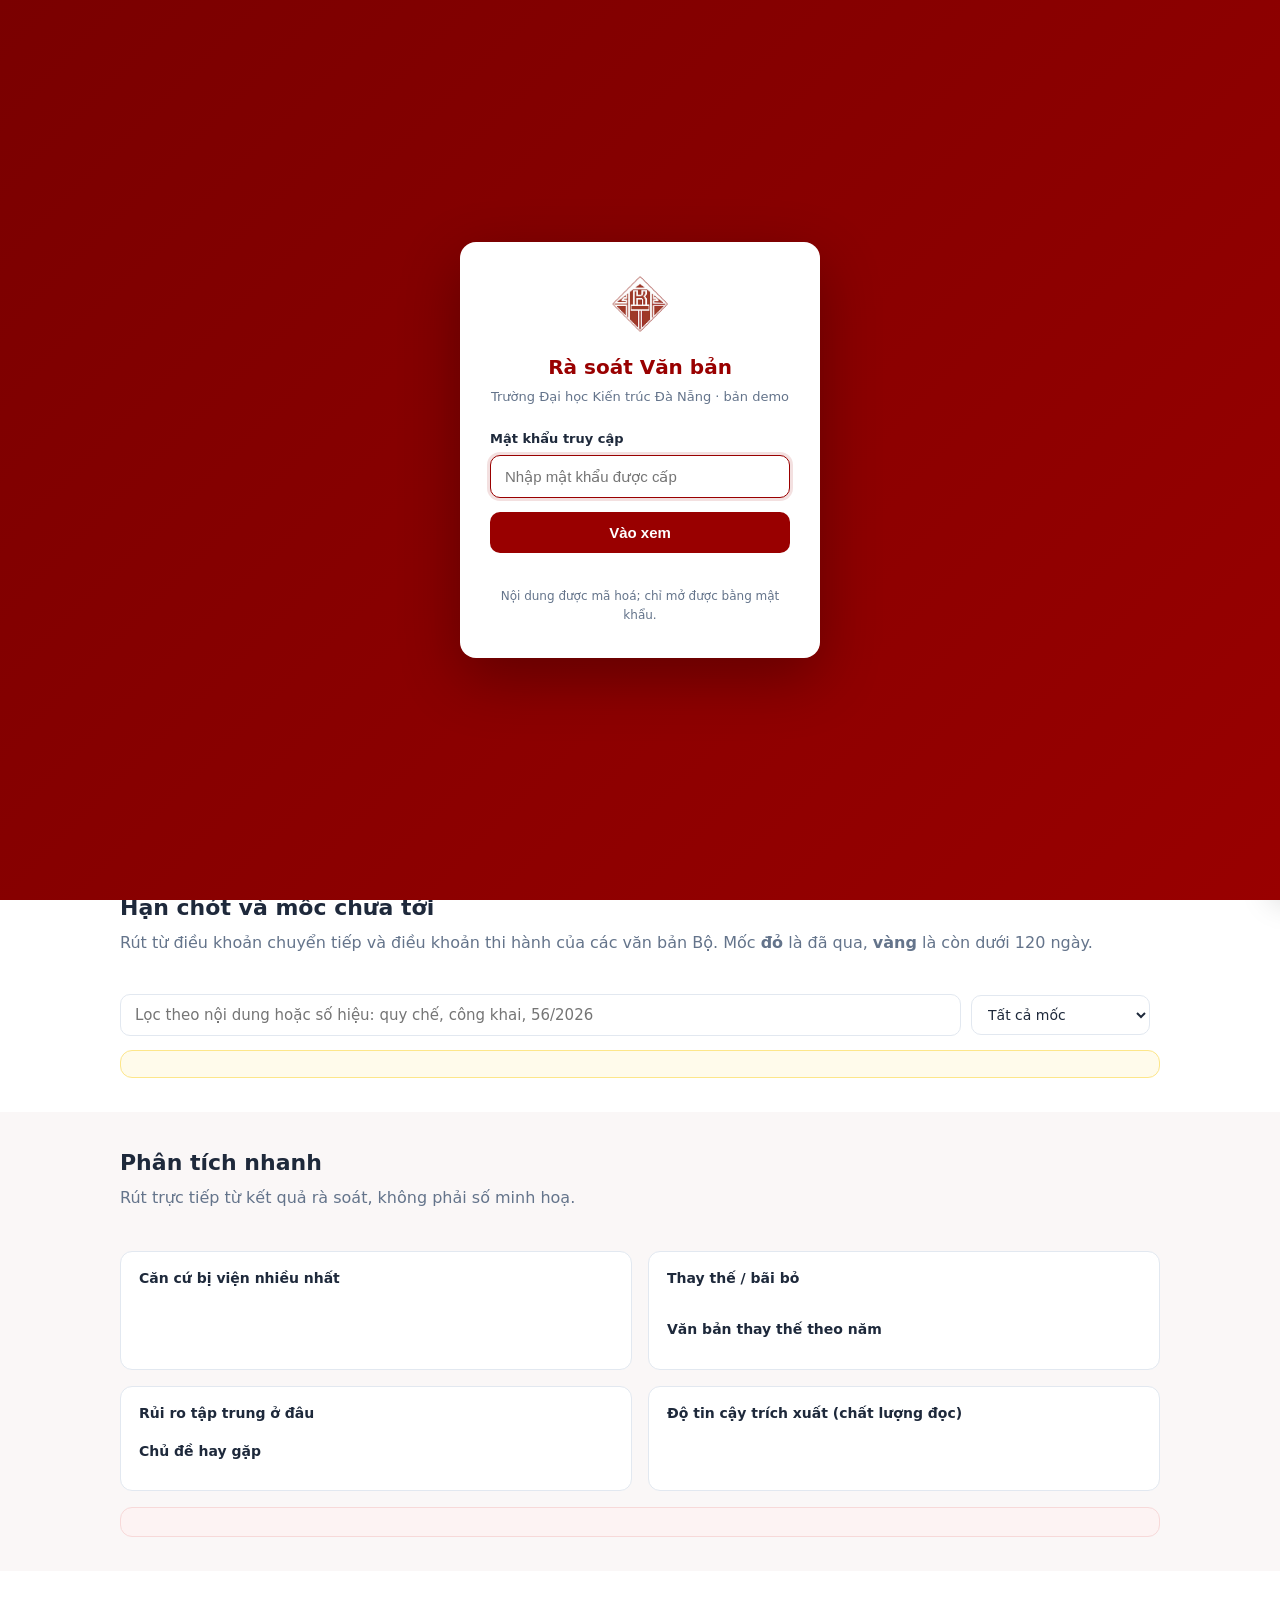
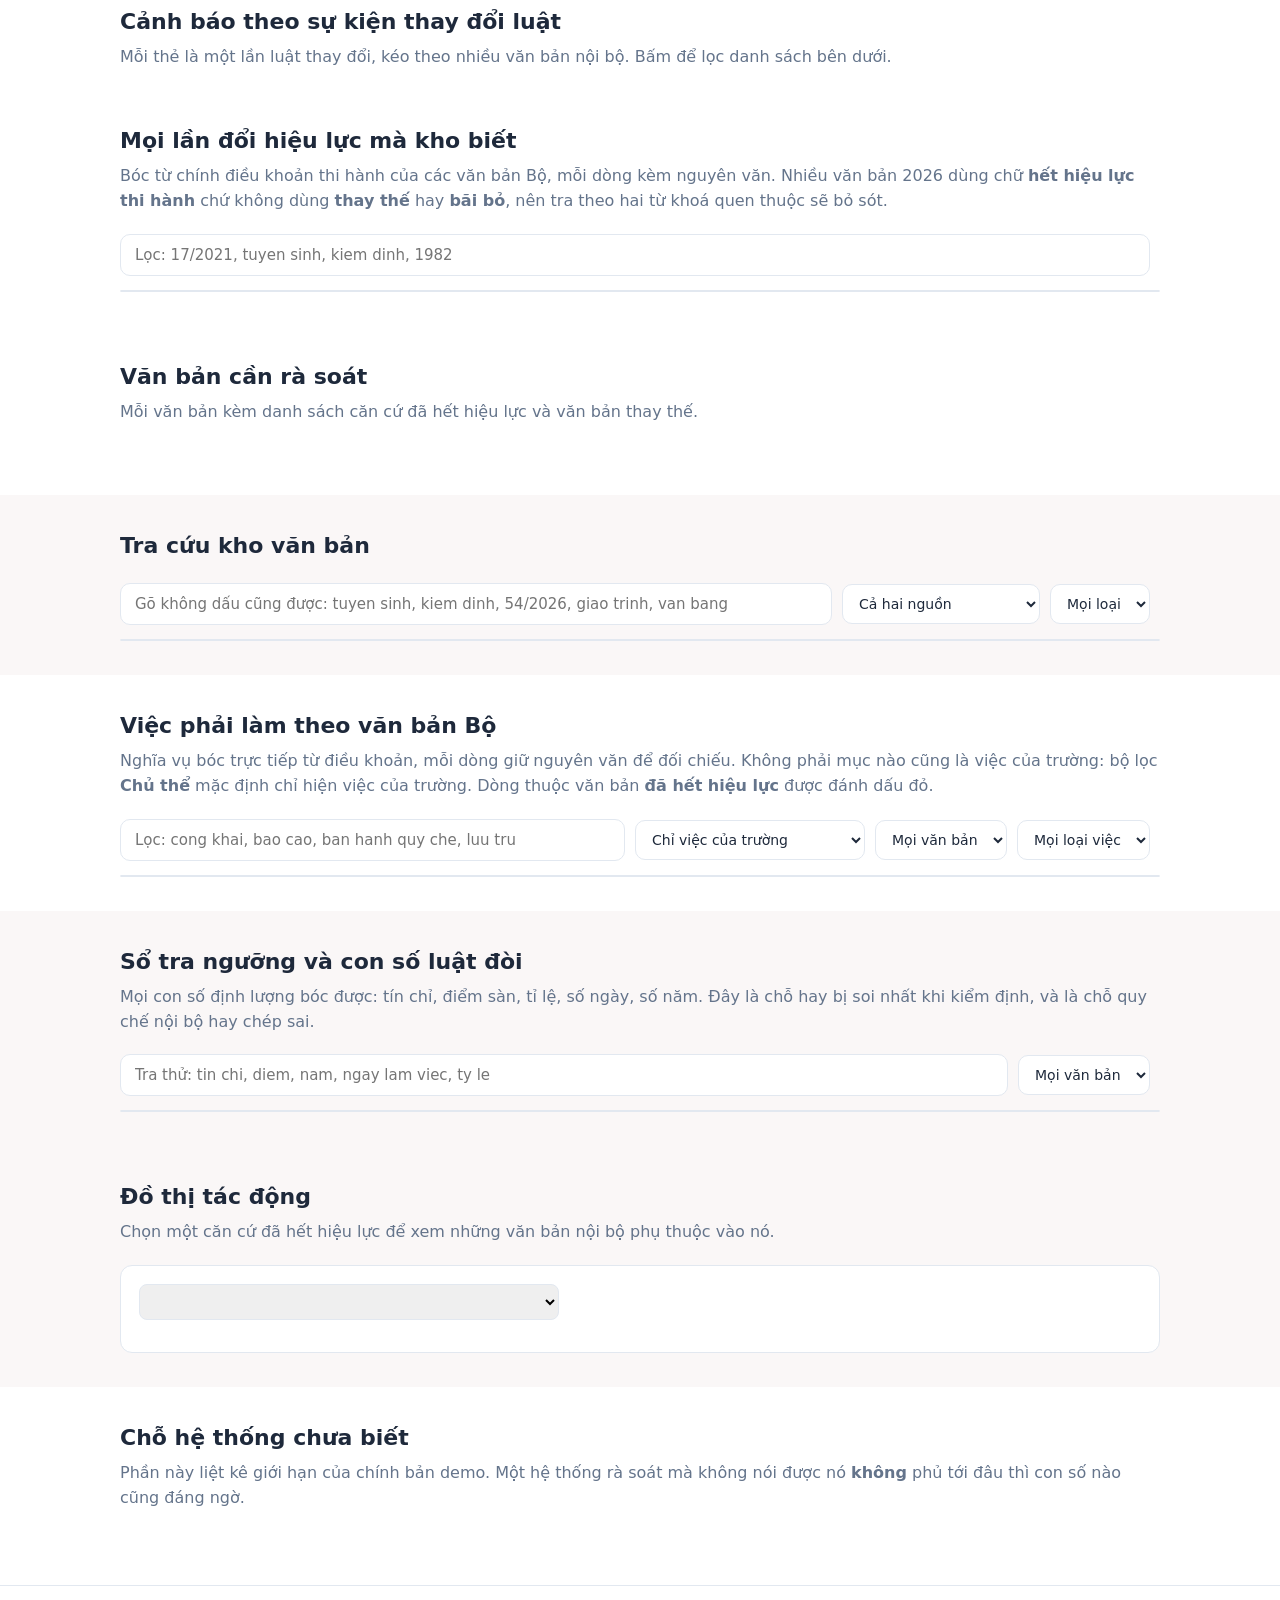
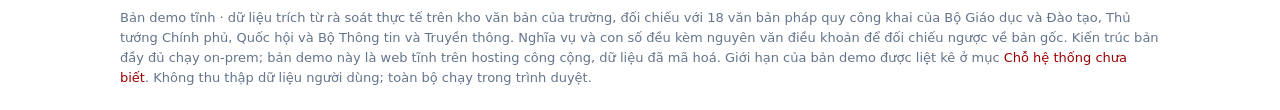
<file: index.html>
<!doctype html>
<html lang="vi">
<head>
<meta charset="utf-8" />
<meta name="viewport" content="width=device-width, initial-scale=1" />
<link rel="icon" type="image/png" href="dau-logo.png" />
<link rel="apple-touch-icon" href="dau-logo.png" />
<title>Rà soát Văn bản: Phát hiện căn cứ hết hiệu lực</title>
<style>
  :root{
    /* Trục màu đỏ maroon, đồng bộ logo/website DAU (#990000). */
    --blue:#990000; --blue-d:#7a0000; --blue-50:#fdf3f3; --blue-100:#f7d9d9;
    --ink:#1e293b; --muted:#64748b; --line:#e2e8f0; --bg:#ffffff; --soft:#faf7f7;
    --amber:#b45309; --amber-bg:#fffbeb; --red:#b91c1c; --red-bg:#fef2f2; --green:#15803d;
    --gold:#FBAE40;
  }
  *{box-sizing:border-box}
  html,body{margin:0;background:var(--bg);color:var(--ink);
    font-family:-apple-system,"Segoe UI","Be Vietnam Pro",Roboto,system-ui,sans-serif;line-height:1.55}
  a{color:var(--blue);text-decoration:none}
  .wrap{max-width:1080px;margin:0 auto;padding:0 20px}
  header{background:var(--blue);position:sticky;top:0;z-index:10;box-shadow:0 1px 0 rgba(0,0,0,.15)}
  header .wrap{display:flex;align-items:center;gap:12px;height:58px}
  .logo{width:34px;height:34px;border-radius:8px;background:#fff;display:grid;place-items:center;padding:3px}
  .logo img{width:100%;height:100%;object-fit:contain;display:block}
  .brand{font-weight:700;color:#fff}
  .tag{margin-left:auto;font-size:12px;color:#fff;border:1px solid rgba(255,255,255,.45);padding:3px 10px;border-radius:999px}
  .hero{padding:52px 0 30px;background:linear-gradient(#fff,var(--soft))}
  .hero .kick{color:var(--blue)}
  .kick{color:var(--blue);font-weight:700;font-size:13px;letter-spacing:.04em;text-transform:uppercase}
  h1{font-size:34px;line-height:1.2;margin:10px 0 12px;max-width:760px}
  .lead{color:var(--muted);font-size:17px;max-width:720px}
  .stats{display:flex;gap:14px;flex-wrap:wrap;margin-top:22px}
  .stat{background:#fff;border:1px solid var(--line);border-radius:12px;padding:14px 18px;min-width:150px}
  .stat b{display:block;font-size:30px;color:var(--blue);line-height:1}
  .stat span{color:var(--muted);font-size:13px}
  section{padding:34px 0}
  h2{font-size:22px;margin:0 0 6px}
  .sub{color:var(--muted);margin:0 0 20px}
  /* Phân tích nhanh */
  .metrics{display:grid;grid-template-columns:repeat(auto-fit,minmax(200px,1fr));gap:12px;margin-bottom:20px}
  .metric{border:1px solid var(--line);border-left:4px solid var(--blue);border-radius:10px;padding:14px 16px;background:#fff}
  .metric b{display:block;font-size:26px;color:var(--blue);line-height:1.1}
  .metric span{color:var(--muted);font-size:13px}
  .panels{display:grid;grid-template-columns:1fr 1fr;gap:16px}
  @media(max-width:760px){.panels{grid-template-columns:1fr}}
  .panel{border:1px solid var(--line);border-radius:12px;padding:16px 18px;background:#fff}
  .panel-h{font-weight:700;font-size:14px;margin-bottom:12px}
  .bar{display:grid;grid-template-columns:150px 1fr 34px;align-items:center;gap:10px;margin:7px 0;font-size:13px}
  .bar .lbl{color:var(--ink);white-space:nowrap;overflow:hidden;text-overflow:ellipsis}
  .bar .track{display:block;background:var(--soft);border-radius:6px;height:16px;overflow:hidden}
  .bar .fill{display:block;height:100%;min-width:6px;background:var(--blue);border-radius:6px}
  .bar .val{text-align:right;font-weight:700;color:var(--blue)}
  .barY .fill{background:var(--gold)}
  .barY .val{color:var(--amber)}
  /* Ưu tiên xử lý */
  .prow{display:grid;grid-template-columns:34px 1fr 130px 90px 120px;align-items:center;gap:10px;
    padding:11px 14px;border:1px solid var(--line);border-radius:10px;background:#fff;margin-bottom:8px;font-size:14px;cursor:pointer;transition:.15s}
  .prow:hover{border-color:var(--blue);box-shadow:0 2px 12px rgba(153,0,0,.08)}
  .phead{background:var(--soft);font-weight:700;font-size:12px;color:var(--muted);cursor:default;text-transform:uppercase;letter-spacing:.02em}
  .phead:hover{border-color:var(--line);box-shadow:none}
  .prow .pk{font-weight:800;color:var(--blue);text-align:center}
  .prow .pd{font-weight:700}
  .prow .pl{color:var(--muted);font-size:13px}
  .prow .pn{text-align:center;font-weight:700;color:var(--red)}
  .lv{font-size:11px;padding:3px 9px;border-radius:999px;white-space:nowrap}
  .lv-hi{background:var(--red-bg);color:var(--red);border:1px solid #fecaca}
  .lv-md{background:var(--amber-bg);color:var(--amber);border:1px solid #fde68a}
  @media(max-width:680px){.prow{grid-template-columns:26px 1fr 70px;}.prow .pl,.phead span:nth-child(3){display:none}}
  .tline{font-size:14px;padding:6px 0}
  /* Cổng đăng nhập */
  #gate{position:fixed;inset:0;z-index:100;background:linear-gradient(135deg,#7a0000,#990000);display:flex;align-items:center;justify-content:center;padding:20px}
  .gcard{background:#fff;border-radius:16px;padding:34px 30px;width:360px;max-width:92vw;box-shadow:0 20px 60px rgba(0,0,0,.3);text-align:center}
  .glogo{width:56px;height:56px;object-fit:contain;margin-bottom:12px}
  .gt{font-size:20px;font-weight:800;color:var(--blue)}
  .gs{font-size:13px;color:var(--muted);margin:4px 0 22px}
  .gl{display:block;text-align:left;font-size:13px;font-weight:600;color:var(--ink);margin-bottom:6px}
  #gpw{width:100%;padding:12px 14px;border:1px solid var(--line);border-radius:10px;font-size:15px;outline:none}
  #gpw:focus{border-color:var(--blue);box-shadow:0 0 0 3px rgba(153,0,0,.12)}
  #gbtn{width:100%;margin-top:14px;padding:12px;border:none;border-radius:10px;background:var(--blue);color:#fff;font-size:15px;font-weight:700;cursor:pointer}
  #gbtn:disabled{opacity:.6;cursor:default}
  .gerr{color:var(--red);font-size:13px;min-height:18px;margin-top:10px}
  .gnote{color:var(--muted);font-size:12px;margin-top:6px}
  .events{display:grid;grid-template-columns:repeat(auto-fill,minmax(320px,1fr));gap:12px}
  .ev{border:1px solid var(--line);border-radius:12px;padding:14px 16px;background:#fff;cursor:pointer;transition:.15s}
  .ev:hover{border-color:var(--blue);box-shadow:0 2px 12px rgba(37,99,235,.10)}
  .ev.active{border-color:var(--blue);background:var(--blue-50)}
  .ev .n{font-size:22px;font-weight:800;color:var(--blue)}
  .ev .chain{font-size:14px;margin-top:4px}
  .ev .old{color:var(--red);font-weight:600}
  .ev .new{color:var(--green);font-weight:600}
  .pill{display:inline-block;font-size:11px;padding:2px 8px;border-radius:999px;margin-top:8px}
  .pill.replace{background:var(--amber-bg);color:var(--amber);border:1px solid #fde68a}
  .pill.repeal{background:var(--red-bg);color:var(--red);border:1px solid #fecaca}
  .filterbar{display:flex;align-items:center;gap:10px;margin:6px 0 16px;flex-wrap:wrap}
  .chip{font-size:13px;border:1px solid var(--line);background:#fff;border-radius:999px;padding:6px 12px;cursor:pointer}
  .chip.active{background:var(--blue);color:#fff;border-color:var(--blue)}
  .cards{display:grid;grid-template-columns:repeat(auto-fill,minmax(280px,1fr));gap:12px}
  .card{border:1px solid var(--line);border-radius:12px;overflow:hidden;background:#fff}
  .card .h{padding:12px 16px;border-bottom:1px solid var(--line);display:flex;align-items:center;gap:8px;background:var(--soft)}
  .card .h .doc{font-weight:700;font-size:15px}
  .card .b{padding:6px 16px 14px}
  .item{padding:9px 0;border-bottom:1px dashed var(--line);font-size:14px}
  .item:last-child{border-bottom:0}
  .item .row{display:flex;align-items:center;gap:8px;flex-wrap:wrap}
  .arrow{color:var(--muted)}
  .badge{font-size:11px;padding:1px 7px;border-radius:6px}
  .badge.replace{background:var(--amber-bg);color:var(--amber)}
  .badge.repeal{background:var(--red-bg);color:var(--red)}
  .impact{border:1px solid var(--line);border-radius:12px;padding:18px;background:#fff}
  .impact select{font-size:14px;padding:8px 10px;border:1px solid var(--line);border-radius:8px;width:100%;max-width:420px}
  .dep{display:flex;align-items:center;gap:10px;padding:8px 0;border-bottom:1px dashed var(--line);font-size:14px}
  .dep:last-child{border-bottom:0}
  .dot{width:8px;height:8px;border-radius:50%;background:var(--blue)}
  footer{border-top:1px solid var(--line);color:var(--muted);font-size:13px;padding:22px 0;margin-top:20px}
  .note{background:var(--blue-50);border:1px solid var(--blue-100);border-radius:12px;padding:14px 16px;color:#5a0000;font-size:14px}
  .card,.dnode{cursor:pointer}
  .card{transition:.15s}
  .card:hover{border-color:var(--blue);box-shadow:0 2px 12px rgba(153,0,0,.10)}
  /* Drawer chi tiết */
  .ov{position:fixed;inset:0;background:rgba(15,23,42,.45);opacity:0;pointer-events:none;transition:.2s;z-index:40}
  .ov.show{opacity:1;pointer-events:auto}
  .drawer{position:fixed;top:0;right:0;height:100%;width:440px;max-width:92vw;background:#fff;z-index:41;
    box-shadow:-8px 0 30px rgba(0,0,0,.18);transform:translateX(100%);transition:.25s;overflow-y:auto}
  .drawer.show{transform:translateX(0)}
  .dr-h{position:sticky;top:0;background:var(--blue);color:#fff;padding:16px 20px;display:flex;align-items:flex-start;gap:10px}
  .dr-h .x{margin-left:auto;cursor:pointer;font-size:22px;line-height:1;opacity:.9}
  .dr-h .t{font-weight:700;font-size:16px}
  .dr-h .s{font-size:12px;opacity:.85;margin-top:2px}
  .dr-b{padding:18px 20px}
  .kv{display:grid;grid-template-columns:110px 1fr;gap:6px 12px;font-size:14px;margin-bottom:16px}
  .kv .k{color:var(--muted)}
  .kv .v{color:var(--ink);font-weight:600}
  .sec-t{font-weight:700;font-size:13px;color:var(--blue);text-transform:uppercase;letter-spacing:.03em;margin:16px 0 8px}
  .sum{font-size:14px;color:#334155;line-height:1.6;background:var(--soft);border-radius:10px;padding:12px 14px}
  .chips{display:flex;flex-wrap:wrap;gap:6px}
  .chip2{font-size:12px;background:var(--blue-50);color:#5a0000;border:1px solid var(--blue-100);border-radius:999px;padding:3px 10px}
  .conf{display:inline-flex;align-items:center;gap:6px;font-size:12px}
  .conf .bar2{width:90px;height:7px;background:var(--soft);border-radius:4px;overflow:hidden}
  .conf .bar2 i{display:block;height:100%;background:var(--green)}
  .cc-item{display:flex;align-items:center;gap:8px;flex-wrap:wrap;font-size:13px;padding:7px 0;border-bottom:1px dashed var(--line)}
  .cc-item:last-child{border-bottom:0}

  /* ===== Thanh điều hướng nhóm mục ===== */
  .navtabs{position:sticky;top:58px;z-index:9;background:#fff;border-bottom:1px solid var(--line)}
  .navtabs{position:relative}
  .navtabs:after{content:"";position:absolute;right:0;top:0;bottom:0;width:36px;pointer-events:none;
    background:linear-gradient(90deg,rgba(255,255,255,0),#fff)}
  .navtabs .wrap{display:flex;gap:4px;overflow-x:auto;padding-top:8px;padding-bottom:8px;
    scrollbar-width:none}
  .navtabs .wrap::-webkit-scrollbar{display:none}
  .navtabs a{font-size:13px;font-weight:600;color:var(--muted);padding:7px 13px;border-radius:999px;white-space:nowrap}
  .navtabs a:hover{background:var(--soft);color:var(--ink)}
  .navtabs a.on{background:var(--blue);color:#fff}
  section[id]{scroll-margin-top:112px}

  /* ===== Ô tìm kiếm dùng chung ===== */
  .inp{width:100%;padding:11px 14px;border:1px solid var(--line);border-radius:10px;font-size:15px;
    outline:none;font-family:inherit;background:#fff}
  .inp:focus{border-color:var(--blue);box-shadow:0 0 0 3px rgba(153,0,0,.10)}
  .srow{display:flex;gap:10px;flex-wrap:wrap;align-items:center;margin-bottom:14px}
  .srow .inp{flex:1;min-width:260px}
  .sel{padding:10px 12px;border:1px solid var(--line);border-radius:10px;font-size:14px;
    font-family:inherit;background:#fff;color:var(--ink)}
  .cnt{font-size:13px;color:var(--muted)}
  .cnt b{color:var(--blue)}
  mark{background:#fde68a;color:inherit;padding:0 2px;border-radius:3px}

  /* ===== Danh sách kết quả ===== */
  .rlist{border:1px solid var(--line);border-radius:12px;overflow:hidden;background:#fff}
  .r{display:grid;grid-template-columns:210px 1fr 96px;gap:12px;align-items:start;padding:12px 16px;
    border-bottom:1px solid var(--line);font-size:14px;cursor:pointer;transition:.12s}
  .r:last-child{border-bottom:0}
  .r:hover{background:var(--blue-50)}
  .r .rs{font-weight:700;color:var(--blue);word-break:break-word}
  .r .rt{color:#334155}
  .r .rm{font-size:12px;color:var(--muted);margin-top:3px}
  .r .rr{text-align:right;font-size:11px;color:var(--muted)}
  /* Các biến thể lưới phải là CLASS, không được đặt bằng inline style trong JS:
     inline style luôn thắng media query nên hàng sẽ không bao giờ thu gọn, và vì
     .rlist có overflow:hidden nên phần tràn bị cắt cứng, người dùng mất chữ mà
     không cuộn lại được. Đo thực tế ở khổ 375 có hàng tràn 705px. */
  .r-nv{grid-template-columns:190px 1fr}
  .r-cs{grid-template-columns:150px 1fr 150px}
  .r-sk{grid-template-columns:1fr 1fr 110px}
  .r-mu{grid-template-columns:1fr;cursor:default}
  @media(max-width:720px){
    .r,.r-nv,.r-cs,.r-sk{grid-template-columns:1fr}
    .r .rr{text-align:left}
  }
  /* Chip không được ép chiều rộng tối thiểu của cả cột: chip phạm vi dài tới mức
     đẩy min-content cột lên 852px ở mọi khổ dưới 1024. */
  .tag2.dai{white-space:normal}
  .rlist{overflow-x:auto}
  .src{display:inline-block;font-size:10px;padding:2px 7px;border-radius:999px;font-weight:700;letter-spacing:.02em}
  .src.bo{background:#eef2ff;color:#3730a3;border:1px solid #c7d2fe}
  .src.truong{background:var(--blue-50);color:#7a0000;border:1px solid var(--blue-100)}
  .empty{padding:26px 16px;text-align:center;color:var(--muted);font-size:14px}

  /* ===== Khối bằng chứng nguyên văn ===== */
  .ev-q{border-left:3px solid var(--blue);background:var(--soft);padding:10px 14px;margin:8px 0;
    font-size:13px;color:#334155;line-height:1.6;border-radius:0 8px 8px 0}
  .ev-q .lbl{display:block;font-size:10px;font-weight:800;letter-spacing:.04em;color:var(--blue);
    text-transform:uppercase;margin-bottom:5px}
  .toggle{font-size:12px;color:var(--blue);cursor:pointer;font-weight:600;user-select:none}
  .toggle:hover{text-decoration:underline}

  /* ===== Dòng thời gian hạn chót ===== */
  .tl{position:relative;padding-left:28px}
  .tl:before{content:"";position:absolute;left:8px;top:6px;bottom:6px;width:2px;background:var(--line)}
  .tlr{position:relative;padding:11px 0;border-bottom:1px dashed var(--line);font-size:14px;cursor:pointer}
  .tlr:last-child{border-bottom:0}
  .tlr:before{content:"";position:absolute;left:-24px;top:17px;width:11px;height:11px;border-radius:50%;
    background:#fff;border:2.5px solid var(--blue)}
  .tlr.qua:before{border-color:var(--red);background:var(--red)}
  .tlr.gan:before{border-color:var(--amber);background:var(--amber)}
  .tlr .d{font-weight:800;color:var(--blue);font-size:13px}
  .tlr.qua .d{color:var(--red)}
  .tlr.gan .d{color:var(--amber)}
  .tlr .w{color:#334155;margin-top:2px}
  .tlr .m{font-size:12px;color:var(--muted);margin-top:2px}
  .dleft{font-size:11px;padding:2px 8px;border-radius:999px;background:var(--soft);color:var(--muted);margin-left:6px}
  .dleft.qua{background:var(--red-bg);color:var(--red)}
  .dleft.gan{background:var(--amber-bg);color:var(--amber)}

  /* ===== Thẻ số liệu nhỏ ===== */
  .tiles{display:grid;grid-template-columns:repeat(auto-fit,minmax(160px,1fr));gap:10px;margin-bottom:18px}
  .tile{border:1px solid var(--line);border-radius:10px;padding:12px 14px;background:#fff}
  .tile b{display:block;font-size:22px;color:var(--blue);line-height:1.15}
  .tile span{font-size:12px;color:var(--muted)}

  /* ===== Cảnh báo mức nặng ===== */
  .alert{border:1px solid #fecaca;background:var(--red-bg);border-radius:12px;padding:14px 16px;
    font-size:14px;color:#7f1d1d;margin-bottom:16px}
  .alert b{color:var(--red)}
  .warnbox{border:1px solid #fde68a;background:var(--amber-bg);border-radius:12px;padding:13px 16px;
    font-size:13px;color:#78350f;margin-top:14px}

  /* ===== Điều khoản trong drawer ===== */
  .dk{font-size:13px;padding:6px 0;border-bottom:1px dashed var(--line);display:grid;
    grid-template-columns:74px 1fr;gap:10px}
  .dk:last-child{border-bottom:0}
  .dk .n{font-weight:700;color:var(--blue)}
  .nvrow{font-size:13px;padding:9px 0;border-bottom:1px dashed var(--line)}
  .nvrow:last-child{border-bottom:0}
  .nvrow .h{display:flex;gap:8px;align-items:center;flex-wrap:wrap;margin-bottom:3px}
  .tag2{font-size:10px;padding:2px 7px;border-radius:999px;background:var(--soft);color:var(--muted);
    border:1px solid var(--line);white-space:nowrap}
  .tag2.han{background:var(--amber-bg);color:var(--amber);border-color:#fde68a;font-weight:700}
</style>
</head>
<body style="overflow:hidden">
<div id="gate">
  <div class="gcard">
    <img src="dau-logo.png" alt="DAU" class="glogo">
    <div class="gt">Rà soát Văn bản</div>
    <div class="gs">Trường Đại học Kiến trúc Đà Nẵng · bản demo</div>
    <label class="gl" for="gpw">Mật khẩu truy cập</label>
    <input id="gpw" type="password" autocomplete="off" placeholder="Nhập mật khẩu được cấp">
    <button id="gbtn">Vào xem</button>
    <div id="gerr" class="gerr"></div>
    <div class="gnote">Nội dung được mã hoá; chỉ mở được bằng mật khẩu.</div>
  </div>
</div>
<header><div class="wrap">
  <div class="logo"><img src="dau-logo.png" alt="Logo Trường Đại học Kiến trúc Đà Nẵng"></div>
  <div class="brand">Rà soát Văn bản</div>
  <div class="tag">Bản demo · dữ liệu rà soát thực tế</div>
</div></header>

<nav class="navtabs"><div class="wrap">
  <a href="#uu-tien">Ưu tiên</a>
  <a href="#khai-tu">Đã bị khai tử</a>
  <a href="#han-chot">Hạn chót</a>
  <a href="#phan-tich">Phân tích</a>
  <a href="#su-kien">Sự kiện luật</a>
  <a href="#doi-hieu-luc">Mọi lần đổi</a>
  <a href="#ra-soat">Cần rà soát</a>
  <a href="#tra-cuu">Tra cứu</a>
  <a href="#viec">Việc phải làm</a>
  <a href="#nguong">Sổ ngưỡng</a>
  <a href="#do-thi">Đồ thị</a>
  <a href="#chua-biet">Chỗ chưa biết</a>
</div></nav>

<div class="hero"><div class="wrap">
  <div class="kick">Bảo đảm văn bản hành chính</div>
  <h1>Phát hiện văn bản đang viện dẫn căn cứ pháp lý đã hết hiệu lực</h1>
  <p class="lead">Khi một nghị định, thông tư bị thay thế hoặc bãi bỏ, hàng loạt văn bản của trường bỗng đứng trên một căn cứ đã chết. Hệ thống dựng đồ thị các văn bản <b>đã bóc được căn cứ</b> và đối chiếu với hiệu lực pháp luật, chỉ ra <b>đúng văn bản nào</b> cần rà lại.
  Bản này đã nạp thêm <b id="ldSoVB">18</b> văn bản pháp quy công khai, bóc tới mức <b>điều khoản</b>.
  Phần lớn khẳng định mở ra được <b>nguyên văn</b> làm bằng chứng; phần chưa có nguyên văn được
  <b>gắn nhãn riêng</b> chứ không trộn lẫn. Giới hạn của bản demo liệt kê ở mục
  <a href="#chua-biet">Chỗ hệ thống chưa biết</a>.</p>
  <div class="stats" id="stats"></div>
</div></div>

<section id="uu-tien"><div class="wrap">
  <h2>Ưu tiên xử lý trước</h2>
  <p class="sub">Xếp theo mức độ: văn bản có căn cứ <b>bị bãi bỏ</b> và dính <b>nhiều căn cứ hỏng</b> lên đầu. Bấm để xem chi tiết.</p>
  <div id="priority"></div>
</div></section>

<section id="khai-tu" style="background:var(--soft)"><div class="wrap">
  <h2>Chính văn bản đã bị khai tử</h2>
  <p class="sub">Nặng hơn một bậc so với mục trên. Ở trên là văn bản <b>viện dẫn</b> căn cứ đã chết.
  Ở đây là <b>bản thân văn bản</b> đã hết hiệu lực, nên mọi điều khoản đang trích từ nó đều không còn giá trị.
  Phát hiện được nhờ đối chiếu với đợt thông tư mới của Bộ.</p>
  <div id="tuChetBox"></div>
</div></section>

<section id="han-chot"><div class="wrap">
  <h2>Hạn chót và mốc chưa tới</h2>
  <p class="sub">Rút từ điều khoản chuyển tiếp và điều khoản thi hành của các văn bản Bộ.
  Mốc <b>đỏ</b> là đã qua, <b>vàng</b> là còn dưới 120 ngày.</p>
  <div class="tiles" id="hanTiles"></div>
  <div class="srow">
    <input id="hanTim" class="inp" placeholder="Lọc theo nội dung hoặc số hiệu: quy chế, công khai, 56/2026">
    <select id="hanLoc" class="sel">
      <option value="all">Tất cả mốc</option>
      <option value="qua">Đã qua hạn</option>
      <option value="gan">Còn dưới 120 ngày</option>
      <option value="sau">Còn xa</option>
    </select>
    <span class="cnt" id="hanCnt"></span>
  </div>
  <div class="tl" id="hanList"></div>
  <div class="warnbox" id="hanNote"></div>
</div></section>

<section id="phan-tich" style="background:var(--soft)"><div class="wrap">
  <h2>Phân tích nhanh</h2>
  <p class="sub">Rút trực tiếp từ kết quả rà soát, không phải số minh hoạ.</p>
  <div class="metrics" id="metrics"></div>
  <div class="panels">
    <div class="panel">
      <div class="panel-h">Căn cứ bị viện nhiều nhất</div>
      <div id="barTop"></div>
    </div>
    <div class="panel">
      <div class="panel-h">Thay thế / bãi bỏ</div>
      <div id="donut" style="display:flex;align-items:center;gap:18px"></div>
      <div class="panel-h" style="margin-top:18px">Văn bản thay thế theo năm</div>
      <div id="barYear"></div>
    </div>
  </div>
  <div class="panels" style="margin-top:16px">
    <div class="panel">
      <div class="panel-h">Rủi ro tập trung ở đâu</div>
      <div id="riskLoai"></div>
      <div class="panel-h" style="margin-top:16px">Chủ đề hay gặp</div>
      <div id="riskChuDe" class="chips"></div>
    </div>
    <div class="panel">
      <div class="panel-h">Độ tin cậy trích xuất (chất lượng đọc)</div>
      <div id="trust"></div>
    </div>
  </div>
  <div class="note" id="whyNow" style="margin-top:16px"></div>
</div></section>

<section id="su-kien"><div class="wrap">
  <h2>Cảnh báo theo sự kiện thay đổi luật</h2>
  <p class="sub">Mỗi thẻ là một lần luật thay đổi, kéo theo nhiều văn bản nội bộ. Bấm để lọc danh sách bên dưới.</p>
  <div class="events" id="events"></div>

  <h2 id="doi-hieu-luc" style="margin-top:34px;scroll-margin-top:112px">Mọi lần đổi hiệu lực mà kho biết</h2>
  <p class="sub">Bóc từ chính điều khoản thi hành của các văn bản Bộ, mỗi dòng kèm nguyên văn.
  Nhiều văn bản 2026 dùng chữ <b>hết hiệu lực thi hành</b> chứ không dùng <b>thay thế</b> hay <b>bãi bỏ</b>,
  nên tra theo hai từ khoá quen thuộc sẽ bỏ sót.</p>
  <div class="srow">
    <input id="skTim" class="inp" type="search" placeholder="Lọc: 17/2021, tuyen sinh, kiem dinh, 1982">
    <span class="cnt" id="skCnt"></span>
  </div>
  <div class="rlist" id="skList"></div>
</div></section>

<section id="ra-soat"><div class="wrap">
  <h2>Văn bản cần rà soát</h2>
  <p class="sub">Mỗi văn bản kèm danh sách căn cứ đã hết hiệu lực và văn bản thay thế.</p>
  <div class="filterbar" id="filterbar"></div>
  <div class="cards" id="cards"></div>
</div></section>

<section id="tra-cuu" style="background:var(--soft)"><div class="wrap">
  <h2>Tra cứu kho văn bản</h2>
  <p class="sub" id="traSub"></p>
  <div class="srow">
    <input id="traTim" class="inp" type="search" autocomplete="off"
      placeholder="Gõ không dấu cũng được: tuyen sinh, kiem dinh, 54/2026, giao trinh, van bang">
    <select id="traNguon" class="sel">
      <option value="all">Cả hai nguồn</option>
      <option value="bộ">Văn bản Bộ (mới bóc)</option>
      <option value="trường">Văn bản của trường</option>
    </select>
    <select id="traLoai" class="sel"><option value="all">Mọi loại</option></select>
    <span class="cnt" id="traCnt"></span>
  </div>
  <div class="rlist" id="traList"></div>
</div></section>

<section id="viec"><div class="wrap">
  <h2>Việc phải làm theo văn bản Bộ</h2>
  <p class="sub">Nghĩa vụ bóc trực tiếp từ điều khoản, mỗi dòng giữ nguyên văn để đối chiếu.
  Không phải mục nào cũng là việc của trường: bộ lọc <b>Chủ thể</b> mặc định chỉ hiện việc của trường.
  Dòng thuộc văn bản <b>đã hết hiệu lực</b> được đánh dấu đỏ.</p>
  <div class="srow">
    <input id="nvTim" class="inp" type="search" placeholder="Lọc: cong khai, bao cao, ban hanh quy che, luu tru">
    <select id="nvChuThe" class="sel">
      <option value="trường">Chỉ việc của trường</option>
      <option value="all">Mọi chủ thể</option>
      <option value="khac">Chỉ việc của cơ quan khác</option>
    </select>
    <select id="nvVb" class="sel"><option value="all">Mọi văn bản</option></select>
    <select id="nvLoai" class="sel"><option value="all">Mọi loại việc</option></select>
    <span class="cnt" id="nvCnt"></span>
  </div>
  <div class="rlist" id="nvList"></div>
</div></section>

<section id="nguong" style="background:var(--soft)"><div class="wrap">
  <h2>Sổ tra ngưỡng và con số luật đòi</h2>
  <p class="sub">Mọi con số định lượng bóc được: tín chỉ, điểm sàn, tỉ lệ, số ngày, số năm.
  Đây là chỗ hay bị soi nhất khi kiểm định, và là chỗ quy chế nội bộ hay chép sai.</p>
  <div class="srow">
    <input id="csTim" class="inp" type="search" placeholder="Tra thử: tin chi, diem, nam, ngay lam viec, ty le">
    <select id="csVb" class="sel"><option value="all">Mọi văn bản</option></select>
    <span class="cnt" id="csCnt"></span>
  </div>
  <div class="rlist" id="csList"></div>
</div></section>

<section id="do-thi" style="background:var(--soft)"><div class="wrap">
  <h2>Đồ thị tác động</h2>
  <p class="sub">Chọn một căn cứ đã hết hiệu lực để xem những văn bản nội bộ phụ thuộc vào nó.</p>
  <div class="impact">
    <select id="impactSel"></select>
    <div id="impactOut" style="margin-top:14px"></div>
  </div>
</div></section>

<section id="chua-biet"><div class="wrap">
  <h2>Chỗ hệ thống chưa biết</h2>
  <p class="sub">Phần này liệt kê giới hạn của chính bản demo. Một hệ thống rà soát mà không nói được
  nó <b>không</b> phủ tới đâu thì con số nào cũng đáng ngờ.</p>
  <div id="muBox"></div>
</div></section>

<div class="ov" id="ov"></div>
<aside class="drawer" id="drawer">
  <div class="dr-h">
    <div><div class="t" id="drTitle"></div><div class="s" id="drSub"></div></div>
    <div class="x" id="drClose">&times;</div>
  </div>
  <div class="dr-b" id="drBody"></div>
</aside>

<footer><div class="wrap">
  Bản demo tĩnh · dữ liệu trích từ rà soát thực tế trên kho văn bản của trường, đối chiếu với
  18 văn bản pháp quy công khai của <span id="ftCq">Bộ Giáo dục và Đào tạo, Thủ tướng Chính phủ, Quốc hội và Bộ Thông tin và Truyền thông</span>.
  Nghĩa vụ và con số đều kèm nguyên văn điều khoản để đối chiếu ngược về bản gốc.
  Kiến trúc bản đầy đủ chạy on-prem; bản demo này là web tĩnh trên hosting công cộng, dữ liệu đã mã hoá.
  Giới hạn của bản demo được liệt kê ở mục <a href="#chua-biet">Chỗ hệ thống chưa biết</a>.
  Không thu thập dữ liệu người dùng; toàn bộ chạy trong trình duyệt.
</div></footer>

<script>
function initApp(){
  var D = window.DEMO_DATA;
  var badge = function(ly){ return ly.indexOf("bãi bỏ")>=0 ? "repeal" : "replace"; };

  // stats
  // Dải số liệu. Bản trước in "26 / 181" và người đọc hiểu thành "đã soi 181, hỏng 26,
  // còn 155 sạch". Cả ba mệnh đề đó đều sai: 155 văn bản kia CHƯA HỀ được kiểm, và tỉ lệ
  // hỏng trên phần đã kiểm là 100%. Nay tách hẳn phần đã rà khỏi phần chưa rà.
  var MU = D.diemMu || {};
  document.getElementById("stats").innerHTML =
    '<div class="stat"><b>'+D.soCanhBao+' <span style="font-size:16px;color:var(--muted)">/ '+
      (MU.daRaCanCu||D.soCanhBao)+'</span></b><span>văn bản đã rà được căn cứ thì <b>tất cả</b> đều đang viện dẫn căn cứ hết hiệu lực</span></div>'+
    '<div class="stat"><b style="color:var(--amber)">'+(MU.chuaKiem||0)+'</b><span>văn bản <b>chưa hề được kiểm</b> ('+
      (MU.thieuBanGoc||0)+' không có bản gốc, '+(MU.khongCoCanCu||0)+' chưa bóc căn cứ)</span></div>'+
    '<div class="stat"><b>'+((D.vbTuChet||[]).length)+
      ((D.vbSapChet||[]).length?' <span style="font-size:16px;color:var(--muted)">+'+(D.vbSapChet||[]).length+'</span>':'')+
      '</b><span>văn bản trong kho đã hết hiệu lực'+((D.vbSapChet||[]).length?', thêm '+(D.vbSapChet||[]).length+' sắp hết':'')+'</span></div>'+
    '<div class="stat"><b>'+(D.soVanBanBo||0)+'</b><span>văn bản pháp quy mới bóc, '+(D.tongDieu||0)+' điều</span></div>'+
    '<div class="stat"><b>'+((D.suKienHieuLuc||[]).length)+'</b><span>lần đổi hiệu lực có nguyên văn</span></div>';

  // ---- Phân tích nhanh ----
  var I = D.insights;
  document.getElementById("metrics").innerHTML =
    '<div class="metric"><b>'+I.luotVien+'</b><span>lượt viện dẫn căn cứ đã hết hiệu lực</span></div>'+
    '<div class="metric"><b>'+I.thayThe+' / '+I.baiBo+'</b><span>bị thay thế / bị bãi bỏ</span></div>'+
    '<div class="metric"><b>'+I.vbNhieuCanCu+'</b><span>văn bản dính từ 2 căn cứ hỏng trở lên</span></div>'+
    '<div class="metric"><b>'+I.luotLuatMoi+'</b><span>lượt do luật mới 2025 tới 2026</span></div>';

  function bars(host, rows, cls){
    var max = Math.max.apply(null, rows.map(function(r){return r.n;}));
    document.getElementById(host).className = cls||"";
    document.getElementById(host).innerHTML = rows.map(function(r){
      // esc() không thoát dấu nháy kép, mà đây là chỗ duy nhất nhét dữ liệu vào THUỘC TÍNH.
      // Một tên căn cứ có dấu nháy sẽ làm vỡ thẻ, nên thoát riêng tại đây.
      var t = String(r.label).replace(/&/g,"&amp;").replace(/"/g,"&quot;").replace(/</g,"&lt;").replace(/>/g,"&gt;");
      return '<div class="bar"><span class="lbl" title="'+t+'">'+esc(r.label)+'</span>'+
        '<span class="track"><span class="fill" style="width:'+(r.n/max*100).toFixed(0)+'%"></span></span>'+
        '<span class="val">'+r.n+'</span></div>';
    }).join("");
  }
  bars("barTop", I.topCanCu.map(function(x){return {label:x.canCu,n:x.n};}));
  bars("barYear", I.theoNam.map(function(x){return {label:x.nam,n:x.n};}), "barY");

  // donut thay thế / bãi bỏ (SVG)
  (function(){
    var a=I.thayThe, b=I.baiBo, tot=a+b, r=42, c=2*Math.PI*r;
    var segA=(a/tot*c), segB=(b/tot*c);
    document.getElementById("donut").innerHTML =
      '<svg width="120" height="120" viewBox="0 0 120 120">'+
      '<circle cx="60" cy="60" r="'+r+'" fill="none" stroke="var(--amber)" stroke-width="16" '+
        'stroke-dasharray="'+segA+' '+(c-segA)+'" transform="rotate(-90 60 60)"/>'+
      '<circle cx="60" cy="60" r="'+r+'" fill="none" stroke="var(--red)" stroke-width="16" '+
        'stroke-dasharray="'+segB+' '+(c-segB)+'" stroke-dashoffset="'+(-segA)+'" transform="rotate(-90 60 60)"/>'+
      '<text x="60" y="58" text-anchor="middle" font-size="22" font-weight="800" fill="var(--ink)">'+tot+'</text>'+
      '<text x="60" y="74" text-anchor="middle" font-size="10" fill="var(--muted)">lượt</text></svg>'+
      '<div style="font-size:13px">'+
      '<div><span style="display:inline-block;width:10px;height:10px;background:var(--amber);border-radius:2px;margin-right:6px"></span>Bị thay thế · <b>'+a+'</b></div>'+
      '<div style="margin-top:6px"><span style="display:inline-block;width:10px;height:10px;background:var(--red);border-radius:2px;margin-right:6px"></span>Bị bãi bỏ · <b>'+b+'</b></div></div>';
  })();

  document.getElementById("whyNow").innerHTML =
    '<b>Vì sao bây giờ:</b> '+I.luotLuatMoi+'/'+I.luotVien+' lượt viện căn cứ hết hiệu lực là do đợt sửa luật lớn '+
    '<b>2025 tới 2026</b>. Riêng <b>Luật Giáo dục đại học 125/2025</b> đã có nguyên văn điều khoản thi hành trong kho '+
    'và tự khai làm 5 luật cũ hết hiệu lực. Càng để lâu, số văn bản đứng trên căn cứ đã chết càng dồn.';

  // ① Ưu tiên xử lý: bảng xếp hạng
  (function(){
    var rows=I.uuTien||[];
    var host=document.getElementById("priority");
    var head='<div class="prow phead"><span>#</span><span>Văn bản</span><span>Loại</span><span>Căn cứ hỏng</span><span>Mức độ</span></div>';
    host.innerHTML=head+rows.map(function(r,i){
      var lvl=r.baiBo?'<span class="lv lv-hi">Ưu tiên cao</span>':'<span class="lv lv-md">Cần rà</span>';
      return '<div class="prow" data-did="'+r.docId+'">'+
        '<span class="pk">'+(i+1)+'</span>'+
        '<span class="pd">'+r.soHieu+'</span>'+
        '<span class="pl">'+(r.loai||"")+'</span>'+
        '<span class="pn">'+r.n+'</span>'+
        '<span>'+lvl+'</span></div>';
    }).join("");
    Array.prototype.forEach.call(host.querySelectorAll(".prow[data-did]"),function(el){
      el.onclick=function(){ openDetail(el.dataset.did); };
    });
  })();

  // ③ Rủi ro tập trung: loại VB + chủ đề
  (function(){
    var T=I.tapTrung||{theoLoai:[],theoChuDe:[]};
    bars("riskLoai", T.theoLoai.map(function(x){return {label:x.loai,n:x.n};}));
    document.getElementById("riskChuDe").innerHTML =
      T.theoChuDe.map(function(c){return '<span class="chip2">'+esc(c.chuDe)+' · '+c.n+'</span>';}).join("");
  })();

  // ② Độ tin cậy trích xuất
  (function(){
    var t=I.tinCay; if(!t) return;
    document.getElementById("trust").innerHTML =
      '<div style="display:flex;align-items:center;gap:14px;margin-bottom:12px">'+
        '<svg width="86" height="86" viewBox="0 0 86 86">'+
          '<circle cx="43" cy="43" r="34" fill="none" stroke="var(--soft)" stroke-width="12"/>'+
          '<circle cx="43" cy="43" r="34" fill="none" stroke="var(--green)" stroke-width="12" '+
            'stroke-dasharray="'+(t.tb/100*2*Math.PI*34)+' '+(2*Math.PI*34)+'" stroke-linecap="round" transform="rotate(-90 43 43)"/>'+
          '<text x="43" y="48" text-anchor="middle" font-size="20" font-weight="800" fill="var(--ink)">'+t.tb+'%</text>'+
        '</svg>'+
        '<div style="font-size:13px;color:var(--muted)">Độ tin cậy trung bình khi AI bóc tách '+t.tong+' văn bản cảnh báo.</div>'+
      '</div>'+
      '<div class="tline"><b>'+t.ocr+'/'+t.tong+'</b> văn bản đọc bằng OCR (ảnh scan)</div>'+
      '<div class="tline"><b>'+t.duoi80+'/'+t.tong+'</b> văn bản có độ tin cậy dưới 80%: <span style="color:var(--amber)">nên có người kiểm lại</span></div>'+
      '<div class="tline" style="color:var(--muted);font-size:12px;margin-top:8px">Hệ thống không tự quyết; con người duyệt cuối (HITL) + lưu vết.</div>';
  })();

  // events
  var evWrap = document.getElementById("events");
  var activeEvent = null;
  D.events.forEach(function(e, i){
    var el = document.createElement("div");
    el.className="ev"; el.dataset.i=i;
    el.innerHTML =
      '<div class="n">'+e.docs.length+' <span style="font-size:13px;color:var(--muted);font-weight:600">văn bản</span></div>'+
      '<div class="chain"><span class="old">'+e.canCu+'</span> <span class="arrow">→</span> <span class="new">'+e.thayBang+'</span></div>'+
      '<span class="pill '+badge(e.lyDo)+'">'+e.lyDo+'</span>';
    el.onclick=function(){
      if(activeEvent===i){ activeEvent=null; } else { activeEvent=i; }
      renderChips(); renderCards();
      Array.prototype.forEach.call(evWrap.children,function(c){c.classList.toggle("active", c.dataset.i==activeEvent);});
    };
    evWrap.appendChild(el);
  });

  // filter chips (theo lý do)
  var filterReason = "all";
  function renderChips(){
    var fb = document.getElementById("filterbar");
    var reasons = [["all","Tất cả"],["thay","Bị thay thế"],["bãi","Bị bãi bỏ"]];
    fb.innerHTML = reasons.map(function(r){
      return '<span class="chip'+(filterReason===r[0]?' active':'')+'" data-r="'+r[0]+'">'+r[1]+'</span>';
    }).join("") + (activeEvent!==null ? '<span style="color:var(--muted);font-size:13px">· đang lọc theo sự kiện: <b>'+D.events[activeEvent].canCu+'</b> <a href="#" id="clearEv">bỏ lọc</a></span>' : '');
    Array.prototype.forEach.call(fb.querySelectorAll(".chip"),function(c){
      c.onclick=function(){ filterReason=c.dataset.r; renderChips(); renderCards(); };
    });
    var ce=document.getElementById("clearEv");
    if(ce) ce.onclick=function(ev){ev.preventDefault();activeEvent=null;renderChips();renderCards();Array.prototype.forEach.call(evWrap.children,function(c){c.classList.remove("active");});};
  }

  // cards
  function renderCards(){
    var evDocs = activeEvent!==null ? new Set(D.events[activeEvent].docs) : null;
    var host = document.getElementById("cards");
    host.innerHTML="";
    D.warnings.forEach(function(w){
      if(evDocs && !evDocs.has(w.soHieu)) return;
      var items = w.items.filter(function(it){
        if(filterReason==="thay") return it.lyDo.indexOf("thay")>=0;
        if(filterReason==="bãi") return it.lyDo.indexOf("bãi")>=0;
        return true;
      });
      if(!items.length) return;
      var worst = items.some(function(it){return it.lyDo.indexOf("bãi")>=0;}) ? "repeal":"replace";
      var card=document.createElement("div"); card.className="card";
      card.innerHTML =
        '<div class="h"><span class="badge '+worst+'">'+(worst==="repeal"?"bãi bỏ":"thay thế")+'</span><span class="doc">'+w.soHieu+'</span>'+
          '<span style="margin-left:auto;color:var(--muted);font-size:12px">xem chi tiết →</span></div>'+
        '<div class="b">'+items.map(function(it){
          // Hai điều phải nói ngay tại chỗ, không được giấu xuống cuối trang:
          // (1) mũi tên này có nguyên văn đối chứng hay chỉ là suy luận từ số hiệu;
          // (2) văn bản được đề xuất thay thế có phải CHÍNH NÓ cũng đã chết không.
          var dc = it.thayBangDaChet;
          return '<div class="item"><div class="row"><span style="color:var(--red)">'+esc(it.canCu)+'</span>'+
            '<span class="arrow">→</span><span style="color:'+(dc&&dc.daQua?'var(--red)':'var(--green)')+'">'+esc(it.thayBang)+'</span>'+
            '<span class="badge '+badge(it.lyDo)+'">'+esc(it.lyDo)+'</span>'+
            (it.coNguon?'<span class="tag2" style="background:#f0fdf4;color:var(--green);border-color:#bbf7d0">có nguyên văn</span>'
                       :'<span class="tag2" style="background:var(--amber-bg);color:var(--amber);border-color:#fde68a">suy luận, chưa có nguyên văn</span>')+
            '</div>'+
            (dc?'<div class="cc-ev" style="color:var(--red);font-size:12px;margin-top:4px">'+
              (dc.daQua?'Cảnh báo: ':'Sắp tới: ')+esc(it.thayBang)+' '+(dc.daQua?'cũng đã hết hiệu lực từ ':'sẽ hết hiệu lực từ ')+
              fmtDate(dc.tuNgay)+'. Căn cứ dùng được là <b>'+esc(dc.thayTiepBang.join(", "))+'</b></div>':"")+
            '</div>';
        }).join("")+'</div>';
      card.onclick=function(){ openDetail(w.docId); };
      host.appendChild(card);
    });
    if(!host.children.length) host.innerHTML='<p class="sub">Không có văn bản khớp bộ lọc.</p>';
  }

  // impact
  var sel=document.getElementById("impactSel");
  D.impact.forEach(function(x,i){
    var o=document.createElement("option"); o.value=i;
    o.textContent=x.canCu+"  ("+x.dependents.length+" văn bản phụ thuộc)";
    sel.appendChild(o);
  });
  function esc(s){return String(s).replace(/&/g,"&amp;").replace(/</g,"&lt;");}
  function renderImpact(){
    var x=D.impact[sel.value];
    var out=document.getElementById("impactOut");
    if(!x){out.innerHTML="";return;}
    var deps=x.dependents;
    var note='<div class="note">Nếu <b>'+esc(x.canCu)+'</b> thay đổi ('+x.lyDo+' → <b>'+esc(x.thayBang)+'</b>), '+
      deps.length+' văn bản dưới đây cần rà lại.</div>';
    if(!deps.length){ out.innerHTML=note+'<p class="sub">Không có văn bản phụ thuộc trong kho.</p>'; return; }

    var W=740, rowH=50, pad=44, bx=18, bw=214, dx=474, dw=250, dh=38;
    var H=Math.max(240, pad*2 + deps.length*rowH);
    var by=H/2;
    var svg='<svg viewBox="0 0 '+W+' '+H+'" width="'+W+'" style="min-width:'+W+'px;max-width:'+W+'px;font-family:inherit">';
    svg+='<defs><marker id="ah" markerWidth="9" markerHeight="9" refX="7" refY="3" orient="auto">'+
         '<path d="M0,0 L7,3 L0,6 Z" fill="#b91c1c"/></marker></defs>';
    // đường nối căn cứ -> từng văn bản phụ thuộc
    deps.forEach(function(d,i){
      var dy=pad + i*rowH + dh/2;
      var x1=bx+bw, y1=by, x2=dx, y2=dy, mx=(x1+x2)/2;
      svg+='<path d="M'+x1+','+y1+' C'+mx+','+y1+' '+mx+','+y2+' '+(x2-2)+','+y2+'" '+
           'fill="none" stroke="#d99" stroke-width="1.6" marker-end="url(#ah)"/>';
    });
    // node căn cứ hết hiệu lực (đỏ, viền đứt = đã "chết")
    svg+='<g><rect x="'+bx+'" y="'+(by-28)+'" width="'+bw+'" height="56" rx="10" '+
         'fill="#fef2f2" stroke="#b91c1c" stroke-width="1.8" stroke-dasharray="5 3"/>'+
         '<text x="'+(bx+bw/2)+'" y="'+(by-6)+'" text-anchor="middle" font-size="9.5" fill="#b91c1c" font-weight="700">CĂN CỨ HẾT HIỆU LỰC</text>'+
         '<text x="'+(bx+bw/2)+'" y="'+(by+12)+'" text-anchor="middle" font-size="13" fill="#1e293b" font-weight="700">'+esc(x.canCu)+'</text></g>';
    // chip văn bản thay thế (xanh) dưới căn cứ
    svg+='<g><rect x="'+bx+'" y="'+(by+40)+'" width="'+bw+'" height="30" rx="8" fill="#f0fdf4" stroke="#15803d" stroke-width="1.4"/>'+
         '<text x="'+(bx+bw/2)+'" y="'+(by+59)+'" text-anchor="middle" font-size="11.5" fill="#15803d">thay bằng: <tspan font-weight="700">'+esc(x.thayBang)+'</tspan></text></g>';
    svg+='<line x1="'+(bx+bw/2)+'" y1="'+(by+28)+'" x2="'+(bx+bw/2)+'" y2="'+(by+40)+'" stroke="#15803d" stroke-width="1.2"/>';
    // node văn bản phụ thuộc
    deps.forEach(function(d,i){
      var dy=pad + i*rowH + dh/2;
      svg+='<g class="dnode" style="cursor:pointer" onclick="window.__openDetail(\''+(d.docId||'')+'\')">'+
           '<rect x="'+dx+'" y="'+(dy-dh/2)+'" width="'+dw+'" height="'+dh+'" rx="8" fill="#fff" stroke="#990000" stroke-width="1.3"/>'+
           '<text x="'+(dx+12)+'" y="'+(dy+2)+'" font-size="12.5" fill="#1e293b" font-weight="600">'+esc(d.soHieu)+'</text>'+
           (d.loai?'<text x="'+(dx+12)+'" y="'+(dy+15)+'" font-size="9.5" fill="#64748b">'+esc(d.loai)+' · bấm xem chi tiết</text>':'')+'</g>';
    });
    svg+='</svg>';
    out.innerHTML = note + '<div style="overflow-x:auto;margin-top:14px">'+svg+'</div>';
  }
  sel.onchange=renderImpact;

  // ---- Drawer chi tiết văn bản ----
  function warnItemsOf(docId){
    var w = D.warnings.filter(function(x){return x.docId===docId;})[0];
    return w ? w.items : null;
  }
  function fmtDate(s){ if(!s) return ""; var p=String(s).split("-"); return p.length===3? p[2]+"/"+p[1]+"/"+p[0] : s; }
  function openDetail(docId){
    var m = D.docMeta[docId];
    var ov=document.getElementById("ov"), dr=document.getElementById("drawer");
    // Văn bản của Bộ: id dạng "bo:<số hiệu>". Có điều khoản, nghĩa vụ, con số nên
    // trình bày khác hẳn văn bản của trường (vốn chỉ có metadata và tóm tắt).
    if(String(docId).indexOf("bo:")===0){
      var so = String(docId).slice(3);
      var o = (D.vbBo||[]).filter(function(x){ return x.soHieu===so; })[0];
      if(o){ veChiTietBo(o); ov.classList.add("show"); dr.classList.add("show"); return; }
    }
    if(!m){
      document.getElementById("drTitle").textContent="Không có dữ liệu chi tiết";
      document.getElementById("drSub").textContent="";
      document.getElementById("drBody").innerHTML='<p class="sub">Văn bản này chưa có bản trích xuất trong demo.</p>';
    } else {
      document.getElementById("drTitle").textContent = m.soHieu || "Văn bản";
      document.getElementById("drSub").textContent = [m.loai, m.coQuan].filter(Boolean).join(" · ");
      var conf = m.conf!=null ? Math.round(m.conf*100) : null;
      var items = warnItemsOf(docId);
      var html = '<div class="kv">'+
        row("Loại", m.loai)+
        row("Cơ quan", m.coQuan)+
        row("Người ký", m.nguoiKy)+
        row("Ngày ký", fmtDate(m.ngayKy))+
        row("Hiệu lực", fmtDate(m.hieuLucTu) + (m.hieuLucDen? " → "+fmtDate(m.hieuLucDen) : " → nay"))+
        row("Trạng thái", m.status)+
      '</div>';
      // độ tin cậy trích xuất + OCR (thông tin DocOps bóc ra)
      html += '<div style="display:flex;gap:18px;align-items:center;margin-bottom:6px">';
      if(conf!=null) html += '<span class="conf">Độ tin cậy trích xuất <span class="bar2"><i style="width:'+conf+'%"></i></span> <b>'+conf+'%</b></span>';
      html += '<span class="conf">'+(m.ocr? "📄 có dùng OCR":"📄 lớp chữ số")+'</span></div>';
      // tóm tắt
      if(m.tomTat){ html += '<div class="sec-t">Tóm tắt (AI trích)</div><div class="sum">'+esc(m.tomTat)+'</div>'; }
      // căn cứ hết hiệu lực (nếu là văn bản cảnh báo)
      if(items){
        html += '<div class="sec-t">Căn cứ đã hết hiệu lực</div>';
        html += items.map(function(it){
          return '<div class="cc-item"><span style="color:var(--red);font-weight:600">'+esc(it.canCu)+'</span>'+
            '<span class="arrow">→</span><span style="color:var(--green);font-weight:600">'+esc(it.thayBang)+'</span>'+
            '<span class="badge '+badge(it.lyDo)+'">'+it.lyDo+'</span></div>';
        }).join("");
      }
      // chủ đề + tags
      if(m.chuDe&&m.chuDe.length){ html += '<div class="sec-t">Chủ đề</div><div class="chips">'+m.chuDe.map(function(c){return '<span class="chip2">'+esc(c)+'</span>';}).join("")+'</div>'; }
      if(m.tags&&m.tags.length){ html += '<div class="sec-t">Từ khoá</div><div class="chips">'+m.tags.map(function(t){return '<span class="chip2">'+esc(t)+'</span>';}).join("")+'</div>'; }
      document.getElementById("drBody").innerHTML = html;
    }
    ov.classList.add("show"); dr.classList.add("show");
  }
  function row(k,v){ return v? '<span class="k">'+k+'</span><span class="v">'+esc(v)+'</span>' : ''; }

  // Chi tiết một văn bản của Bộ: mọi khẳng định đều mở ra được nguyên văn.
  function veChiTietBo(o){
    document.getElementById("drTitle").textContent = o.soHieu;
    document.getElementById("drSub").textContent = [o.loai, o.coQuan].filter(Boolean).join(" · ");
    var hl0 = o.hieuLucTu||{}, ad = o.apDungTu||{};
    var h = '';
    if(o.ngayNghiNgo) h += '<div class="alert" style="margin-bottom:14px">Văn bản này đọc từ '+
      '<b>bản scan qua OCR</b>. Các con số đã được đối chiếu bằng mắt trên ảnh trang gốc, '+
      'nhưng vẫn nên kiểm lại Công báo trước khi dùng cho việc có hậu quả pháp lý.</div>';
    h += '<div class="kv">'+
      row("Loại", o.loai)+ row("Cơ quan", o.coQuan)+
      row("Ban hành", fmtDate(o.ngayBanHanh))+
      row("Người ký", [o.chucVu,o.nguoiKy].filter(Boolean).join(" · "))+
      row("Hiệu lực", fmtDate(hl0.ngay))+
      (ad.ngay? row("Áp dụng từ", fmtDate(ad.ngay)) : "")+
    '</div>';
    if(o.trichYeu) h += '<div class="sec-t">Trích yếu</div><div class="sum">'+esc(o.trichYeu)+'</div>';
    if(hl0.nguon) h += '<div class="sec-t">Điều khoản hiệu lực</div>'+
      '<div class="ev-q"><span class="lbl">Nguyên văn</span>'+esc(hl0.nguon)+'</div>';
    if(ad.nguon) h += '<div class="sec-t">Mốc áp dụng tách riêng</div>'+
      (ad.mo_ta? '<div class="sum" style="margin-bottom:6px">'+esc(ad.mo_ta)+'</div>':"")+
      '<div class="ev-q"><span class="lbl">Nguyên văn</span>'+esc(ad.nguon)+'</div>';

    var tt = o.thayThe||[], bb = o.baiBo||[];
    if(tt.length || bb.length){
      h += '<div class="sec-t">Làm văn bản khác hết hiệu lực ('+(tt.length+bb.length)+')</div>';
      h += tt.map(function(t){
        return '<div class="cc-item"><span style="color:var(--red);font-weight:700">'+esc(t.soHieu||"(không nêu số hiệu)")+
          '</span><span class="badge replace">bị thay thế</span>'+
          '<div style="flex-basis:100%">'+esc(t.ten||"")+'</div>'+
          '<div style="flex-basis:100%">'+bangChung(t.nguon)+'</div></div>';
      }).join("");
      h += bb.map(function(b){
        return '<div class="cc-item"><span style="color:var(--red);font-weight:700">'+esc(b.soHieu||"(không nêu số hiệu)")+
          '</span><span class="badge repeal">bị bãi bỏ</span>'+
          (b.phamVi&&b.phamVi!=="toàn bộ"?'<span class="tag2">phạm vi: '+esc(b.phamVi)+'</span>':"")+
          '<div style="flex-basis:100%">'+esc(b.ten||"")+'</div>'+
          '<div style="flex-basis:100%">'+bangChung(b.nguon)+'</div></div>';
      }).join("");
    }

    var cc = o.canCu||[];
    if(cc.length) h += '<div class="sec-t">Căn cứ ('+cc.length+')</div><div class="chips">'+
      cc.map(function(c){ return '<span class="chip2">'+esc(c.soHieu||c.ten||"")+'</span>'; }).join("")+'</div>';

    var qc = o.quyCheKemTheo;
    if(qc) h += '<div class="sec-t">Quy chế ban hành kèm</div><div class="sum">'+esc(qc.ten||"")+
      (qc.soChuong?' · '+qc.soChuong+' chương':"")+(qc.soDieu?' · '+qc.soDieu+' điều':"")+'</div>';

    var dk = o.dieuKhoan||[];
    if(dk.length){
      h += '<div class="sec-t">Mục lục điều khoản ('+dk.length+')</div>';
      h += dk.map(function(d){
        return '<div class="dk"><span class="n">'+esc(d.so||"")+'</span><span>'+esc(d.ten||"")+
          (d.thuoc?' <span class="tag2">'+esc(d.thuoc)+'</span>':"")+'</span></div>';
      }).join("");
    }

    var nv = o.nghiaVu||[];
    if(nv.length){
      h += '<div class="sec-t">Nghĩa vụ ('+nv.length+')</div>';
      h += nv.map(function(n){
        return '<div class="nvrow"><div class="h"><span class="tag2">'+esc(n.dieu||"")+'</span>'+
          '<span class="tag2">'+esc(n.loai||"khác")+'</span>'+
          (n.hanChot?'<span class="tag2 han">hạn '+nhanNgay(n.hanChot)+'</span>':"")+'</div>'+
          '<div>'+esc(n.noiDung||"")+'</div>'+bangChung(n.nguon)+'</div>';
      }).join("");
    }

    var cs = o.conSoChot||[];
    if(cs.length){
      h += '<div class="sec-t">Con số chốt ('+cs.length+')</div>';
      h += cs.map(function(c){
        return '<div class="nvrow"><div class="h"><b style="color:var(--blue)">'+esc(c.giaTri||"")+'</b>'+
          (c.dieu?'<span class="tag2">'+esc(c.dieu)+'</span>':"")+'</div>'+
          '<div>'+esc(c.yNghia||"")+'</div>'+bangChung(c.nguon)+'</div>';
      }).join("");
    }

    if(o.ghiChu) h += '<div class="sec-t">Ghi chú khi bóc tách</div><div class="sum">'+esc(o.ghiChu)+'</div>';

    var body = document.getElementById("drBody");
    body.innerHTML = h;
    body.scrollTop = 0;
    noiToggle(body);
  }
  function closeDetail(){ document.getElementById("ov").classList.remove("show"); document.getElementById("drawer").classList.remove("show"); }
  document.getElementById("ov").onclick=closeDetail;
  document.getElementById("drClose").onclick=closeDetail;
  document.addEventListener("keydown",function(e){ if(e.key==="Escape") closeDetail(); });
  window.__openDetail = openDetail; // cho node SVG gọi

  // =====================================================================
  // ===== Phần bổ sung: tra cứu, nghĩa vụ, ngưỡng, hạn chót, điểm mù =====
  // =====================================================================

  // Bỏ dấu để gõ không dấu vẫn tìm được. Người dùng ở trường gõ nhanh, ít bỏ dấu.
  function fold(s){ return String(s==null?"":s).normalize("NFD").replace(/[̀-ͯ]/g,"")
    .replace(/đ/g,"d").replace(/Đ/g,"D").toLowerCase(); }

  // Tô vàng đoạn khớp. Tìm trên chuỗi đã bỏ dấu nhưng tô trên chuỗi GỐC, nên phải
  // dò theo chỉ số: normalize("NFD") có thể làm lệch độ dài, vì vậy dựng bảng ánh xạ.
  function hl(goc, q){
    var s = String(goc==null?"":goc);
    if(!q) return esc(s);
    var map = [], f = "";
    for(var i=0;i<s.length;i++){
      var c = s[i].normalize("NFD").replace(/[̀-ͯ]/g,"")
        .replace(/đ/g,"d").replace(/Đ/g,"D").toLowerCase();
      for(var k=0;k<c.length;k++) map.push(i);
      f += c;
    }
    var at = f.indexOf(q);
    if(at < 0) return esc(s);
    var a = map[at], b = (at+q.length < map.length) ? map[at+q.length] : s.length;
    return esc(s.slice(0,a)) + "<mark>" + esc(s.slice(a,b)) + "</mark>" + esc(s.slice(b));
  }

  // Cắt chuỗi thì phải cắt ở ranh giới từ và có dấu ba chấm, nếu không người đọc
  // tưởng văn bản gốc viết cụt ("...ban hành t", "...như: đoa").
  function cat(s, n){
    s = String(s==null?"":s);
    if(s.length <= n) return s;
    var c = s.slice(0, n), k = c.lastIndexOf(" ");
    return (k > n*0.6 ? c.slice(0,k) : c) + "…";
  }

  var HOM_NAY = D.mocHomNay || "2026-08-19";
  function ngayTu(a,b){ // số ngày từ a tới b, cả hai dạng YYYY-MM-DD
    return Math.round((Date.parse(b+"T00:00:00Z") - Date.parse(a+"T00:00:00Z"))/86400000);
  }
  function mucDo(ngay){
    if(!ngay || ngay.slice(0,2)==="--") return "lap";
    var d = ngayTu(HOM_NAY, ngay);
    return d < 0 ? "qua" : (d <= 120 ? "gan" : "sau");
  }
  function nhanNgay(ngay){
    if(!ngay) return "";
    if(ngay.slice(0,2)==="--"){ var p=ngay.split("-"); return "hằng năm, ngày "+p[3]+"/"+p[2]; }
    return fmtDate(ngay);
  }
  function conLai(ngay){
    if(!ngay || ngay.slice(0,2)==="--") return '<span class="dleft">lặp hằng năm</span>';
    var d = ngayTu(HOM_NAY, ngay), c = mucDo(ngay);
    return '<span class="dleft '+c+'">'+(d<0 ? "quá "+(-d)+" ngày" : (d===0 ? "hôm nay" : "còn "+d+" ngày"))+'</span>';
  }
  // Khối bằng chứng: mọi khẳng định đều mở ra được nguyên văn điều khoản.
  var _q = 0;
  function bangChung(nguon, nhan){
    if(!nguon) return "";
    var id = "q"+(++_q);
    return '<span class="toggle" data-q="'+id+'">Xem nguyên văn</span>'+
      '<div class="ev-q" id="'+id+'" style="display:none"><span class="lbl">'+(nhan||"Nguyên văn điều khoản")+'</span>'+
      esc(nguon)+'</div>';
  }
  function noiToggle(host){
    Array.prototype.forEach.call(host.querySelectorAll(".toggle[data-q]"), function(t){
      t.onclick = function(e){
        e.stopPropagation();
        var b = document.getElementById(t.dataset.q);
        var mo = b.style.display === "none";
        b.style.display = mo ? "block" : "none";
        t.textContent = mo ? "Ẩn nguyên văn" : "Xem nguyên văn";
      };
    });
  }

  // ---------- Chính văn bản đã bị khai tử ----------
  (function(){
    var host = document.getElementById("tuChetBox");
    var rows = D.vbTuChet || [], sap = D.vbSapChet || [];
    if(!rows.length && !sap.length){ host.innerHTML='<p class="sub">Không phát hiện văn bản nào trong kho đã hết hiệu lực.</p>'; return; }
    // "Hết hiệu lực" KHÔNG đồng nghĩa "mọi thứ trích từ đây vô giá trị ngay": các văn bản
    // thay thế đều có điều khoản chuyển tiếp. Nói tuyệt đối là nói quá, nên hiển thị kèm.
    var html = '<div class="alert"><b>'+rows.length+' văn bản</b> trong kho đã hết hiệu lực'+
      (sap.length? ', thêm <b>'+sap.length+'</b> văn bản sẽ hết hiệu lực trong thời gian tới':'')+'. '+
      'Trang này trước đây chỉ báo được rằng chúng <b>viện dẫn</b> căn cứ đã chết. '+
      'Nay đối chiếu với đợt văn bản mới cho thấy chính chúng cũng đã bị thay. '+
      'Điều khoản trích từ chúng <b>không còn là căn cứ để ban hành mới</b>, nhưng phần lớn văn bản thay thế '+
      'có <b>điều khoản chuyển tiếp</b> cho phép áp dụng tiếp với khoá tuyển sinh hoặc hồ sơ đã có.</div>';
    function dong(r, sapToi){
      var con = sapToi ? Math.round((Date.parse(r.tuNgay+"T00:00:00Z")-Date.parse(HOM_NAY+"T00:00:00Z"))/86400000) : 0;
      return '<div class="r" data-did="'+esc(r.docId)+'">'+
        '<div><span class="rs">'+esc(r.soHieu)+'</span><div class="rm">'+esc(r.loai||"")+'</div></div>'+
        '<div><div class="rt">'+esc(r.lyDo)+' bởi <b style="color:var(--green)">'+esc(r.thayBang.join(", "))+
          '</b>, từ '+fmtDate(r.tuNgay)+
          (sapToi? ' <span class="dleft gan">còn '+con+' ngày, HIỆN VẪN CÒN HIỆU LỰC</span>':'')+'</div>'+
          (r.phamVi && r.phamVi!=="toàn bộ" ? '<div class="rm" style="color:var(--amber)">phạm vi: '+esc(r.phamVi)+'</div>' : '')+
          ((r.chuyenTiep||[]).length ? '<div class="rm">Có '+r.chuyenTiep.length+
             ' điều khoản chuyển tiếp: '+esc(r.chuyenTiep.map(function(c){return c.vb+" "+(c.dieu||"");}).join("; "))+'</div>' : '')+
          bangChung(r.nguon)+'</div>'+
        '<div class="rr">bấm xem<br>chi tiết</div></div>';
    }
    html += '<div class="rlist">' + rows.map(function(r){ return dong(r,false); }).join("") + '</div>';
    if(sap.length){
      html += '<div class="sec-t" style="margin-top:20px">Sắp hết hiệu lực, hiện vẫn còn giá trị</div>'+
        '<div class="rlist">' + sap.map(function(r){ return dong(r,true); }).join("") + '</div>';
    }
    host.innerHTML = html;
    noiToggle(host);
    Array.prototype.forEach.call(host.querySelectorAll(".r[data-did]"), function(el){
      el.onclick = function(){ openDetail(el.dataset.did); };
    });
  })();

  // ---------- Hạn chót và mốc chưa tới ----------
  (function(){
    var moc = [];
    (D.hanChot||[]).forEach(function(n){
      moc.push({ ngay:n.hanChot, viec:n.noiDung, vb:n.vb, dieu:n.dieu,
                 loai:n.loai||"nghĩa vụ", nguon:n.nguon,
                 chuThe:n.chuThe||"trường", nguonNgay:n.nguonNgay, vbDaChet:n.vbDaChet });
    });
    (D.chuaHieuLuc||[]).forEach(function(c){
      moc.push({ ngay:c.ngay, viec:(c.loai==="áp dụng" ? "Bắt đầu áp dụng: " : "Bắt đầu có hiệu lực: ")+
                 (c.trichYeu||c.soHieu), vb:c.soHieu, dieu:"", loai:c.loai, nguon:c.nguon,
                 chuThe:"trường", nguonNgay:"chép" });
    });
    var host = document.getElementById("hanList"), cnt = document.getElementById("hanCnt");
    // Ô "đã qua hạn" phải đếm RIÊNG việc của trường. Bản trước đếm gộp nên hiện 3 vạch đỏ,
    // mà 2 trong đó là việc của Ủy ban nhân dân xã và của trường công lập (DAU là tư thục).
    // Hiệu trưởng nhìn vạch đỏ sẽ tưởng trường đang vi phạm.
    var laTruong = function(m){ return (m.chuThe||"trường")==="trường"; };
    var qua  = moc.filter(function(m){return mucDo(m.ngay)==="qua" && laTruong(m);}).length;
    var quaK = moc.filter(function(m){return mucDo(m.ngay)==="qua" && !laTruong(m);}).length;
    var gan  = moc.filter(function(m){return mucDo(m.ngay)==="gan" && laTruong(m);}).length;
    var lap  = moc.filter(function(m){return mucDo(m.ngay)==="lap";}).length;
    var khac = moc.filter(function(m){return !laTruong(m);}).length;
    document.getElementById("hanTiles").innerHTML =
      '<div class="tile"><b>'+moc.length+'</b><span>mốc bóc được từ văn bản pháp quy</span></div>'+
      '<div class="tile"><b style="color:var(--red)">'+qua+'</b><span>trường đã quá hạn'+
        (quaK?' <br><span style="color:var(--muted)">('+quaK+' mốc quá hạn khác không thuộc về trường)</span>':'')+'</span></div>'+
      '<div class="tile"><b style="color:var(--amber)">'+gan+'</b><span>việc của trường, còn dưới 120 ngày</span></div>'+
      '<div class="tile"><b>'+khac+'</b><span>mốc thuộc về cơ quan khác, không phải việc của trường</span></div>'+
      '<div class="tile"><b>'+lap+'</b><span>hạn lặp hằng năm</span></div>';
    document.getElementById("hanNote").innerHTML =
      '<b>Hai lưu ý khi đọc mục này.</b> Thứ nhất, '+((D.diemMu||{}).mocTinhRa||0)+' mốc có ngày cụ thể là do '+
      '<b>cộng ra</b> chứ không in trong văn bản (ví dụ "36 tháng kể từ ngày có hiệu lực"), '+
      'các mốc đó mang nhãn <span class="tag2">tính ra</span>; mốc ghi "hằng năm" thì không suy ra năm cụ thể. '+
      'Thứ hai, không phải mốc nào cũng là việc của trường: mốc mang nhãn xám thuộc về '+
      'cơ quan quản lý, trường công lập, đại học quốc gia hoặc bậc học khác, và <b>không được tính</b> vào ô quá hạn ở trên.';

    function ve(){
      var q = fold(document.getElementById("hanTim").value.trim());
      var loc = document.getElementById("hanLoc").value;
      var kq = moc.filter(function(m){
        if(loc!=="all" && mucDo(m.ngay)!==loc) return false;
        if(!q) return true;
        return fold([m.viec,m.vb,m.dieu,m.loai].join(" ")).indexOf(q)>=0;
      });
      kq.sort(function(a,b){
        var ma=mucDo(a.ngay), mb=mucDo(b.ngay);
        if((ma==="lap")!==(mb==="lap")) return ma==="lap"?1:-1;
        return String(a.ngay).localeCompare(String(b.ngay));
      });
      cnt.innerHTML = "<b>"+kq.length+"</b> / "+moc.length+" mốc";
      host.innerHTML = kq.length ? kq.map(function(m){
        var ngoai = (m.chuThe||"trường")!=="trường";
        return '<div class="tlr '+(ngoai?"":mucDo(m.ngay))+'"'+(ngoai?' style="opacity:.72"':'')+'>'+
          '<div class="d">'+nhanNgay(m.ngay)+(ngoai?'':conLai(m.ngay))+
            (ngoai?'<span class="dleft">không phải việc của trường</span>':'')+
            (m.nguonNgay==="tính"?'<span class="tag2" style="margin-left:6px">tính ra</span>':'')+'</div>'+
          '<div class="w">'+hl(m.viec,q)+'</div>'+
          '<div class="m">'+esc(m.vb)+(m.dieu?" · "+esc(m.dieu):"")+' · '+esc(m.loai)+
            (ngoai?' · <b>'+esc(m.chuThe)+'</b>':'')+'</div>'+
          (m.vbDaChet?'<div class="rm" style="color:var(--red)">Văn bản này đã hết hiệu lực từ '+
            fmtDate(m.vbDaChet.tuNgay)+', xem '+esc(m.vbDaChet.thayBang.join(", "))+'</div>':'')+
          bangChung(m.nguon)+'</div>';
      }).join("") : '<div class="empty">Không có mốc nào khớp.</div>';
      noiToggle(host);
    }
    document.getElementById("hanTim").addEventListener("input", ve);
    document.getElementById("hanLoc").addEventListener("change", ve);
    ve();
  })();

  // ---------- Tra cứu kho ----------
  (function(){
    var C = D.corpus || [];
    if(!C.length) return;
    var nBo = C.filter(function(r){return r.nguon==="bộ";}).length;
    var nTr = C.length - nBo;
    document.getElementById("traSub").innerHTML =
      '<b>'+C.length+'</b> bản ghi tra được: <b>'+nTr+'</b> văn bản của trường và <b>'+nBo+
      '</b> văn bản của Bộ vừa bóc. Đây <b>không</b> phải toàn bộ kho: hệ thống khai '+
      (D.tongCorpus||"?")+' văn bản nhưng chỉ '+nTr+' cái có bản trích xuất. '+
      'Phần chênh được nói rõ ở mục <a href="#chua-biet">Chỗ hệ thống chưa biết</a>.';
    var loais = {}; C.forEach(function(r){ if(r.loai) loais[r.loai]=1; });
    var selL = document.getElementById("traLoai");
    Object.keys(loais).sort().forEach(function(l){
      var o=document.createElement("option"); o.value=l; o.textContent=l; selL.appendChild(o);
    });
    var host=document.getElementById("traList"), cnt=document.getElementById("traCnt");
    function ve(){
      var q = fold(document.getElementById("traTim").value.trim());
      var ng = document.getElementById("traNguon").value, lo = selL.value;
      var kq = C.filter(function(r){
        if(ng!=="all" && r.nguon!==ng) return false;
        if(lo!=="all" && r.loai!==lo) return false;
        if(!q) return true;
        return fold([r.soHieu,r.tomTat,(r.chuDe||[]).join(" "),(r.tags||[]).join(" "),r.coQuan].join(" ")).indexOf(q)>=0;
      });
      cnt.innerHTML = "<b>"+kq.length+"</b> / "+C.length+" bản ghi";
      var show = kq.slice(0,120);
      host.innerHTML = show.length ? show.map(function(r){
        return '<div class="r" data-did="'+esc(r.id)+'">'+
          '<div><span class="rs">'+hl(r.soHieu,q)+'</span>'+
            '<div class="rm"><span class="src '+(r.nguon==="bộ"?"bo":"truong")+'">'+
            (r.nguon==="bộ"?"BỘ":"TRƯỜNG")+'</span> '+esc(r.loai||"")+'</div></div>'+
          '<div><div class="rt">'+hl(cat((r.tomTat||""),240),q)+'</div>'+
            (r.soDieu?'<div class="rm">'+r.soDieu+' điều · '+(r.soNghiaVu||0)+' nghĩa vụ</div>':"")+
            ((r.chuDe&&r.chuDe.length)?'<div class="rm">'+esc(r.chuDe.join(" · "))+'</div>':"")+'</div>'+
          '<div class="rr">'+esc(r.ngay||"")+(r.ocr?'<br>nguồn scan':"")+'</div></div>';
      }).join("") : '<div class="empty">Không tìm thấy. Thử gõ số hiệu, ví dụ 54/2026, hoặc từ khoá không dấu.</div>';
      if(kq.length>show.length)
        host.innerHTML += '<div class="empty">Còn '+(kq.length-show.length)+' bản ghi nữa, gõ thêm để thu hẹp.</div>';
      Array.prototype.forEach.call(host.querySelectorAll(".r[data-did]"), function(el){
        el.onclick=function(){ openDetail(el.dataset.did); };
      });
    }
    document.getElementById("traTim").addEventListener("input", ve);
    document.getElementById("traNguon").addEventListener("change", ve);
    selL.addEventListener("change", ve);
    ve();
  })();

  // ---------- Việc phải làm ----------
  (function(){
    var NV = D.nghiaVu || [];
    if(!NV.length) return;
    var selVb=document.getElementById("nvVb"), selLo=document.getElementById("nvLoai");
    var vbs={}, los={};
    NV.forEach(function(n){ vbs[n.vb]=1; if(n.loai) los[n.loai]=1; });
    Object.keys(vbs).sort().forEach(function(v){
      var o=document.createElement("option"); o.value=v; o.textContent=v; selVb.appendChild(o); });
    Object.keys(los).sort().forEach(function(l){
      var o=document.createElement("option"); o.value=l; o.textContent=l; selLo.appendChild(o); });
    var host=document.getElementById("nvList"), cnt=document.getElementById("nvCnt");
    var selCt=document.getElementById("nvChuThe");
    var nTruong=NV.filter(function(n){return (n.chuThe||"trường")==="trường";}).length;
    function ve(){
      var q=fold(document.getElementById("nvTim").value.trim());
      var v=selVb.value, l=selLo.value, ct=selCt.value;
      var kq=NV.filter(function(n){
        var la=(n.chuThe||"trường")==="trường";
        if(ct==="trường" && !la) return false;
        if(ct==="khac" && la) return false;
        if(v!=="all"&&n.vb!==v) return false;
        if(l!=="all"&&n.loai!==l) return false;
        if(!q) return true;
        return fold([n.noiDung,n.vb,n.dieu,n.loai].join(" ")).indexOf(q)>=0;
      });
      cnt.innerHTML="<b>"+kq.length+"</b> / "+NV.length+" nghĩa vụ"+
        (ct==="trường"?' <span style="color:var(--muted)">('+(NV.length-nTruong)+" mục của cơ quan khác đang bị ẩn)</span>":"");
      var show=kq.slice(0,150);
      host.innerHTML = show.length ? show.map(function(n){
        return '<div class="r r-nv" data-vb="'+esc(n.vb)+'">'+
          '<div><span class="rs">'+esc(n.vb)+'</span><div class="rm">'+esc(n.dieu||"")+'</div></div>'+
          '<div><div class="h" style="display:flex;gap:8px;flex-wrap:wrap;margin-bottom:4px">'+
            '<span class="tag2">'+esc(n.loai||"khác")+'</span>'+
            ((n.chuThe&&n.chuThe!=="trường")?'<span class="tag2" style="background:var(--soft);font-weight:700">'+esc(n.chuThe)+'</span>':"")+
            (n.hanChot?'<span class="tag2 han">hạn '+nhanNgay(n.hanChot)+'</span>':"")+
            (n.vbDaChet?'<span class="tag2" style="background:var(--red-bg);color:var(--red);border-color:#fecaca;font-weight:700">văn bản đã hết hiệu lực</span>':"")+'</div>'+
            '<div class="rt">'+hl(n.noiDung,q)+'</div>'+
            (n.vbDaChet?'<div class="rm" style="color:var(--red)">'+esc(n.vb)+' đã bị thay thế từ '+
              fmtDate(n.vbDaChet.tuNgay)+'. Nghĩa vụ này không còn là căn cứ để ban hành mới, xem '+
              esc(n.vbDaChet.thayBang.join(", "))+'</div>':"")+
            bangChung(n.nguon)+'</div></div>';
      }).join("") : '<div class="empty">Không có nghĩa vụ nào khớp.</div>';
      if(kq.length>show.length)
        host.innerHTML += '<div class="empty">Còn '+(kq.length-show.length)+' mục nữa, gõ thêm để thu hẹp.</div>';
      noiToggle(host);
      Array.prototype.forEach.call(host.querySelectorAll(".r[data-vb]"), function(el){
        el.onclick=function(){ openDetail("bo:"+el.dataset.vb); };
      });
    }
    document.getElementById("nvTim").addEventListener("input", ve);
    selVb.addEventListener("change", ve); selLo.addEventListener("change", ve);
    selCt.addEventListener("change", ve);
    ve();
  })();

  // ---------- Sổ tra ngưỡng ----------
  (function(){
    var CS = D.conSoChot || [];
    if(!CS.length) return;
    var selVb=document.getElementById("csVb"); var vbs={};
    CS.forEach(function(c){ vbs[c.vb]=1; });
    Object.keys(vbs).sort().forEach(function(v){
      var o=document.createElement("option"); o.value=v; o.textContent=v; selVb.appendChild(o); });
    var host=document.getElementById("csList"), cnt=document.getElementById("csCnt");
    function ve(){
      var q=fold(document.getElementById("csTim").value.trim()), v=selVb.value;
      var kq=CS.filter(function(c){
        if(v!=="all"&&c.vb!==v) return false;
        if(!q) return true;
        return fold([c.giaTri,c.yNghia,c.vb,c.dieu].join(" ")).indexOf(q)>=0;
      });
      cnt.innerHTML="<b>"+kq.length+"</b> / "+CS.length+" con số";
      var show=kq.slice(0,150);
      host.innerHTML = show.length ? show.map(function(c){
        return '<div class="r r-cs" data-vb="'+esc(c.vb)+'">'+
          '<div><span class="rs">'+hl(c.giaTri,q)+'</span>'+
            (c.nguonDoSo===false?'<div class="rm" style="color:var(--amber)">con số này không có trong câu nguyên văn kèm theo</div>':"")+'</div>'+
          '<div><div class="rt">'+hl(c.yNghia,q)+'</div>'+
            (c.vbDaChet?'<div class="rm" style="color:var(--red)">Văn bản đã hết hiệu lực từ '+
              fmtDate(c.vbDaChet.tuNgay)+', xem '+esc(c.vbDaChet.thayBang.join(", "))+'</div>':"")+
            bangChung(c.nguon)+'</div>'+
          '<div class="rr">'+esc(c.vb)+'<br>'+esc(c.dieu||"")+'</div></div>';
      }).join("") : '<div class="empty">Không có con số nào khớp.</div>';
      if(kq.length>show.length)
        host.innerHTML += '<div class="empty">Còn '+(kq.length-show.length)+' con số nữa, gõ thêm để thu hẹp.</div>';
      noiToggle(host);
      Array.prototype.forEach.call(host.querySelectorAll(".r[data-vb]"), function(el){
        el.onclick=function(){ openDetail("bo:"+el.dataset.vb); };
      });
    }
    document.getElementById("csTim").addEventListener("input", ve);
    selVb.addEventListener("change", ve);
    ve();
  })();

  // ---------- Mọi lần đổi hiệu lực ----------
  (function(){
    var SK = D.suKienHieuLuc || [];
    if(!SK.length) return;
    var host=document.getElementById("skList"), cnt=document.getElementById("skCnt");
    function ve(){
      var q=fold(document.getElementById("skTim").value.trim());
      var kq=SK.filter(function(s){
        if(!q) return true;
        return fold([s.cu,s.tenCu,s.moi,s.tenMoi,s.lyDo].join(" ")).indexOf(q)>=0;
      });
      cnt.innerHTML="<b>"+kq.length+"</b> / "+SK.length+" lần đổi hiệu lực";
      host.innerHTML = kq.length ? kq.map(function(s){
        return '<div class="r r-sk" data-vb="'+esc(s.moi)+'">'+
          '<div><span class="rs" style="color:var(--red)">'+hl(s.cu||"(không nêu số hiệu)",q)+'</span>'+
            '<div class="rm">'+hl(cat((s.tenCu||""),90),q)+'</div></div>'+
          '<div><div class="rt">'+esc(s.lyDo)+' bởi <b style="color:var(--green)">'+hl(s.moi,q)+'</b>'+
            (s.phamVi&&s.phamVi!=="toàn bộ"?' <span class="tag2 dai">phạm vi: '+esc(s.phamVi)+'</span>':"")+'</div>'+
            bangChung(s.nguon)+'</div>'+
          '<div class="rr">'+(s.tuNgay?fmtDate(s.tuNgay):"")+'</div></div>';
      }).join("") : '<div class="empty">Không có lần đổi nào khớp.</div>';
      noiToggle(host);
      Array.prototype.forEach.call(host.querySelectorAll(".r[data-vb]"), function(el){
        el.onclick=function(){ openDetail("bo:"+el.dataset.vb); };
      });
    }
    document.getElementById("skTim").addEventListener("input", ve);
    ve();
  })();

  // ---------- Chỗ hệ thống chưa biết ----------
  (function(){
    var M = D.diemMu || {}; var host=document.getElementById("muBox");
    var ds = [];
    ds.push(['<b>Giới hạn nặng nhất: '+(M.luotSuyLuan||0)+'/'+(M.luotTongCong||0)+' lượt viện dẫn ở mục '+
      '"Văn bản cần rà soát" chưa có nguyên văn đối chứng.</b> Chúng là suy luận từ số hiệu, '+
      'vì các văn bản thay thế '+esc((M.vbThayChuaCoBanGoc||[]).join(", "))+' <b>chưa có bản gốc trong kho</b>. '+
      'Mọi mũi tên xanh trỏ tới chúng cần người kiểm trước khi dùng. '+
      'Chỉ '+(M.luotCoNguon||0)+' lượt đã đối chiếu được nguyên văn điều khoản thi hành.']);
    ds.push(['<b>Tỉ lệ hỏng trên phần đã rà là 100%, không phải '+
      Math.round((D.soCanhBao||0)*100/Math.max(M.tongCorpusKhai||1,1))+'%.</b> '+
      'Trong '+(M.daRaCanCu||0)+' văn bản bóc được danh sách căn cứ thì cả '+(D.soCanhBao||0)+' đều dính căn cứ hết hiệu lực. '+
      '<b>'+(M.chuaKiem||0)+' văn bản chưa kiểm không có nghĩa là sạch</b>, đó là lý do nên mở rộng phạm vi rà '+
      'chứ không phải lý do để yên tâm.']);
    if(M.thieuBanGoc) ds.push(['<b>'+M.thieuBanGoc+' văn bản</b> được tính trong tổng kho '+
      M.tongCorpusKhai+' nhưng không có bản trích xuất, nên không tra cứu được và không bị rà.']);
    if(M.khongCoCanCu) ds.push(['<b>'+M.khongCoCanCu+' văn bản</b> có bản ghi nhưng chưa bóc danh sách căn cứ, '+
      'nên nếu chúng đang viện dẫn căn cứ đã chết thì hệ thống cũng không biết.']);
    if(M.bacCau) ds.push(['<b>'+M.bacCau+' lượt</b> đề xuất chuyển sang một căn cứ mà <b>chính nó cũng đã hết hiệu lực</b>. '+
      'Các lượt đó đã được gắn cảnh báo đỏ tại chỗ, nhưng dây chuyền thay thế mới chạy được một bậc.']);
    if(M.nghiaVuVbDaChet) ds.push(['<b>'+M.nghiaVuVbDaChet+' nghĩa vụ</b> ở mục Việc phải làm được bóc từ văn bản '+
      '<b>đã hết hiệu lực</b>. Chúng vẫn hiển thị để đối chiếu lịch sử nhưng đã gắn nhãn đỏ.']);
    if(M.nghiaVuKhongPhaiTruong) ds.push(['<b>'+M.nghiaVuKhongPhaiTruong+'/'+((D.nghiaVu||[]).length)+' nghĩa vụ</b> '+
      'thuộc về cơ quan khác (cơ quan quản lý, trường công lập, đại học quốc gia và đại học vùng, bậc học khác). '+
      'Trong '+(M.mocQuaHanTong||0)+' mốc đã quá hạn, <b>chỉ '+(M.mocQuaHanCuaTruong||0)+' mốc là việc của trường</b>. '+
      'Chủ thể được nhận diện bằng cụm từ có thật ở đầu câu nguyên văn, không phải suy đoán.']);
    if((M.canCuChuaCoVBThay||[]).length) ds.push(['<b>'+M.canCuChuaCoVBThay.length+' căn cứ đã chết</b> '+
      'chưa tìm được văn bản thay trong đợt '+(D.soVanBanBo||0)+' văn bản này: '+
      esc(M.canCuChuaCoVBThay.join(", "))+'. Cần bổ sung văn bản nguồn mới trả lời được.']);
    if(M.mocTinhRa) ds.push(['<b>'+M.mocTinhRa+' mốc hạn chót</b> là do <b>cộng ra</b> chứ không in trong văn bản, '+
      'và <b>'+(M.conSoNguonKhongDoSo||0)+' con số</b> có câu nguyên văn không chứa chính con số đó '+
      '(ví dụ tổng số tiêu chí là do đếm). Cả hai nhóm đều đã gắn nhãn riêng.']);
    if((M.vbOCR||[]).length) ds.push(['<b>'+esc((M.vbOCR||[]).join(", "))+'</b> đọc từ bản scan bằng OCR. '+
      'Ngày hiệu lực trong bản gốc điền bằng phông chữ nghiêng, máy đọc sai thành tháng 7; '+
      'giá trị hiện dùng là 26/9/2026, đọc lại bằng mắt trên ảnh trang gốc và đã được kiểm chéo độc lập. '+
      'Nên đối chiếu Công báo trước khi dùng cho việc có hậu quả pháp lý.']);
    ds.push(['Phụ lục dạng bảng nhiều cột của <b>'+((M.phuLucBocHong||[]).length)+' văn bản</b> bị công cụ bóc trộn chữ '+
      'giữa các cột, nên <b>không lấy nguyên văn từ vùng đó</b>. Số điều khoản, nghĩa vụ và con số chỉ tính '+
      '<b>phần thân</b> văn bản. Phụ lục hướng dẫn đánh giá của hai thông tư kiểm định nằm trong nhóm này.']);
    ds.push(['Trường nguyên văn là bản <b>đã nối lại</b> các chỗ tệp gốc ngắt dòng giữa số hiệu, '+
      'không phải chuỗi ký tự thô. Nội dung là phục dựng đúng, nhưng không dùng thay cho bản gốc được.']);
    ds.push(['Điểm tin cậy trích xuất là <b>điểm tự đánh giá của bộ trích xuất</b>, không phải sai số đo được '+
      'so với bản gốc. Phần lớn văn bản của trường đọc qua OCR.']);
    host.innerHTML = '<div class="rlist">'+ds.map(function(d){
      return '<div class="r r-mu"><div class="rt">'+d[0]+'</div></div>';
    }).join("")+'</div>';
  })();

  // ---------- Cuộn tới đâu thì sáng mục đó ----------
  (function(){
    var links = Array.prototype.slice.call(document.querySelectorAll(".navtabs a"));
    var secs = links.map(function(a){ return document.getElementById(a.getAttribute("href").slice(1)); });
    function sang(){
      var y = window.scrollY + 130, cur = 0;
      secs.forEach(function(s,i){ if(s && s.offsetTop <= y) cur = i; });
      links.forEach(function(a,i){ a.classList.toggle("on", i===cur); });
    }
    window.addEventListener("scroll", sang, {passive:true}); sang();
  })();

  renderChips(); renderCards(); renderImpact();
  // deep-link: mở sẵn 1 văn bản nếu URL có #doc=<id>
  var hm = location.hash.match(/doc=([^&]+)/); if(hm) openDetail(decodeURIComponent(hm[1]));
}

// ===== Cổng đăng nhập (mã hoá dữ liệu, web tĩnh) =====
(function(){
  var b64d=function(s){return Uint8Array.from(atob(s),function(c){return c.charCodeAt(0);});};
  function deriveKey(pw, salt){
    return crypto.subtle.importKey("raw", new TextEncoder().encode(pw), "PBKDF2", false, ["deriveKey"])
      .then(function(km){
        return crypto.subtle.deriveKey(
          {name:"PBKDF2", salt:salt, iterations:150000, hash:"SHA-256"},
          km, {name:"AES-GCM", length:256}, false, ["decrypt"]);
      });
  }
  function unlock(pw){
    return fetch("data.enc").then(function(r){return r.text();}).then(function(txt){
      var p=txt.trim().split(".");
      var salt=b64d(p[0]), iv=b64d(p[1]), ct=b64d(p[2]);
      return deriveKey(pw, salt).then(function(key){
        return crypto.subtle.decrypt({name:"AES-GCM", iv:iv}, key, ct);
      }).then(function(buf){
        var json=new TextDecoder().decode(buf);
        window.DEMO_DATA=JSON.parse(json);
      });
    });
  }
  function showApp(){
    document.getElementById("gate").style.display="none";
    document.body.style.overflow="";
    initApp();
  }
  function submit(){
    var pw=document.getElementById("gpw").value;
    var err=document.getElementById("gerr"), btn=document.getElementById("gbtn");
    err.textContent=""; btn.disabled=true; btn.textContent="Đang mở…";
    unlock(pw).then(function(){
      try{ sessionStorage.setItem("gate_pw", pw); }catch(e){}
      showApp();
    }).catch(function(){
      err.textContent="Mật khẩu không đúng. Thử lại.";
      btn.disabled=false; btn.textContent="Vào xem";
    });
  }
  window.addEventListener("DOMContentLoaded", function(){
    document.getElementById("gbtn").onclick=submit;
    document.getElementById("gpw").addEventListener("keydown",function(e){ if(e.key==="Enter") submit(); });
    // tự mở lại trong phiên nếu đã nhập đúng
    var saved=null; try{ saved=sessionStorage.getItem("gate_pw"); }catch(e){}
    if(saved){ unlock(saved).then(showApp).catch(function(){ document.getElementById("gpw").focus(); }); }
    else document.getElementById("gpw").focus();
  });
})();
</script>
</body>
</html>
</file>
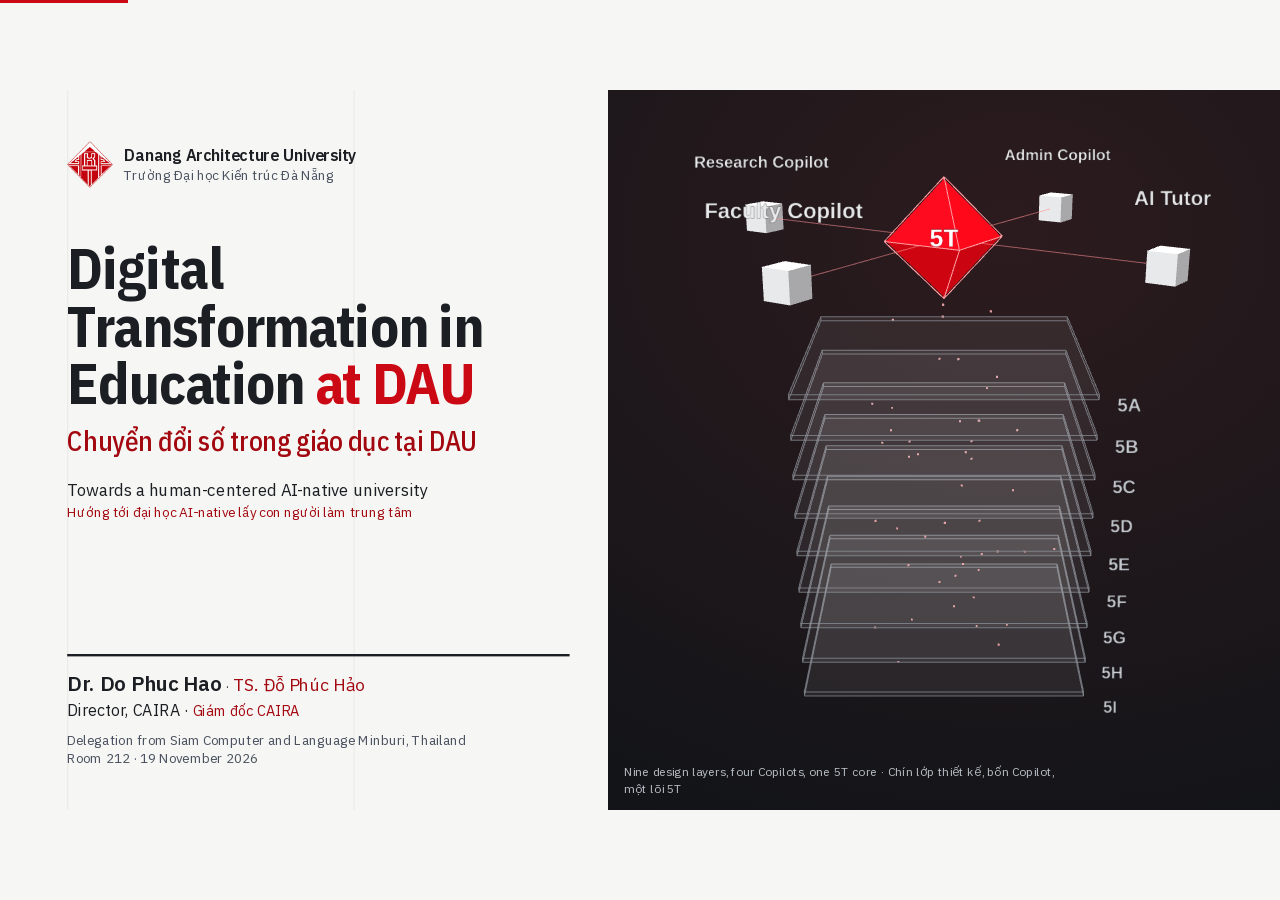
<file: cds-dau-2026/index.html>
<!DOCTYPE html>
<html lang="en">
<head>
<meta charset="utf-8">
<meta name="viewport" content="width=device-width, initial-scale=1, viewport-fit=cover">
<title>Digital Transformation in Education at DAU</title>
<!-- Deck tiếp đoàn Thái Lan 19/11/2026, P.212. Dựng từ khuôn deck-web/khuon-html.
     accent-vi-sao: deck đại diện Trường trước khách quốc tế nên dùng ĐỎ nhận diện DAU #CB0914
     (lấy từ --color-brand của trang dau-unios.coregenaihub.com), không dùng xanh nhà. Hảo chốt 18/11.
     Song ngữ: tiếng Anh màu mực ở trên, tiếng Việt màu đỏ đậm ở dưới. Chữ tiếng Anh lấy NGUYÊN VĂN
     bản EN chính thức của ba trang /en/, /en/ums/, /en/v8/ và trang đăng nhập faculty-copilot. -->
<link rel="stylesheet" href="lib/fonts.css">
<style>
:root{
  --bg:#F6F6F4; --surface:#FFFFFF; --ink:#1B1E23; --muted:#4A5260; --line:#D6D4CE; --soft:#E9E8E4;
  --q:#CB0914; --vi:#A3070F; --qs:#FDEEEE; --a:#4A5260; --b:#9A9FA7; --c:#C9CCD0; --ok:#1F7A4D;
  --sky:#121418; --sky2:#2C1B1E; --onsky:#ECEDEF; --fig:#FFFFFF;
  color-scheme:light;
}
:root[data-theme="dark"]{
  --bg:#16181C; --surface:#1F2227; --ink:#ECEDEF; --muted:#A7ADB6; --line:#363A41; --soft:#262A30;
  --q:#FF5A5F; --vi:#FF8F93; --qs:#3A1E21; --a:#A7ADB6; --b:#6F7580; --c:#4A4F57; --ok:#5BC48F; --fig:#F4F6F7; color-scheme:dark;
}
@media (prefers-color-scheme: dark){:root:not([data-theme="light"]){
  --bg:#16181C; --surface:#1F2227; --ink:#ECEDEF; --muted:#A7ADB6; --line:#363A41; --soft:#262A30;
  --q:#FF5A5F; --vi:#FF8F93; --qs:#3A1E21; --a:#A7ADB6; --b:#6F7580; --c:#4A4F57; --ok:#5BC48F; --fig:#F4F6F7; color-scheme:dark;}}
*,*::before,*::after{box-sizing:border-box}
html,body{height:100%;margin:0}
body{background:var(--bg);color:var(--ink);overflow:hidden;font-family:"IBM Plex Sans",-apple-system,"Segoe UI",Roboto,Arial,sans-serif;-webkit-font-smoothing:antialiased}
.app{display:flex;flex-direction:column;height:100%}
.viewport{position:relative;flex:1;min-height:0;overflow:hidden}
.stage{position:absolute;left:50%;top:50%;width:1600px;height:900px;transform-origin:0 0}
.slide{position:absolute;inset:0;padding:54px 84px 70px;display:none;flex-direction:column;background:var(--bg);isolation:isolate}
/* mullion: bốn cột kẻ dọc mảnh như trang của Trường */
.slide::before{content:"";position:absolute;inset:0;z-index:-1;pointer-events:none;background-image:linear-gradient(90deg,var(--soft) 1px,transparent 1px);background-size:358px 100%;background-position:84px 0}
.slide.active{display:flex}
h1,h2,h3{font-family:"IBM Plex Sans Condensed","Arial Narrow",Arial,sans-serif;margin:0;letter-spacing:-.005em}
h2{font-size:46px;font-weight:600;line-height:1.08;max-width:1432px}
h3{font-size:26px;font-weight:600;line-height:1.15}
p{margin:0}
.kick{font-size:17px;font-weight:600;letter-spacing:.06em;text-transform:uppercase;color:var(--q);margin-bottom:10px;display:flex;align-items:center;gap:10px}
.kick::before{content:"";width:12px;height:12px;background:var(--q)}
.hv{font-size:25px;font-weight:500;color:var(--vi);line-height:1.25;margin-top:6px;font-family:"IBM Plex Sans Condensed",sans-serif}
/* cặp song ngữ trong thân slide */
.en{color:var(--ink)}
.vi{color:var(--vi)}
p.en,div.en{font-size:21px;line-height:1.4}
p.vi,div.vi{font-size:17px;line-height:1.35;margin-top:3px}
.foot{position:absolute;left:84px;right:84px;bottom:22px;display:flex;justify-content:space-between;align-items:center;gap:24px;font-size:15px;color:var(--muted)}
.foot .src{display:flex;align-items:center;gap:10px}
.foot img{height:24px;width:auto}
.row{display:flex;gap:40px;flex:1;min-height:0;margin-top:28px}
.col{display:flex;flex-direction:column;gap:14px;min-width:0}
.num,[data-so]{font-variant-numeric:tabular-nums}
.card{background:var(--surface);border:1px solid var(--line);padding:18px 22px}
.card h3+.vi{font-size:18px;font-weight:500;font-family:"IBM Plex Sans Condensed",sans-serif;margin-top:2px}
.card .en{margin-top:10px;font-size:19px}
.card .vi{font-size:16px}
.rule{border-top:3px solid var(--ink);padding-top:12px}
.rule.r{border-top-color:var(--q)}
.quote{border-left:5px solid var(--q);padding:6px 0 6px 20px}
.quote .en{font-size:24px;font-weight:500;line-height:1.35}
.quote .vi{font-size:18px}
.btns{display:grid;grid-template-columns:repeat(3,1fr);gap:8px}
button.b{font-family:inherit;font-size:19px;font-weight:600;padding:9px 12px;border:1.5px solid var(--line);background:var(--surface);color:var(--ink);cursor:pointer}
button.b:hover{border-color:var(--ink)}
button.b[aria-pressed="true"]{background:var(--q);color:#fff;border-color:var(--q)}
button:focus-visible{outline:3px solid var(--q);outline-offset:2px}
/* khung 3D: nền trời TỐI cố định ở cả hai theme */
.view3d{position:relative;flex:1;min-height:0;background:radial-gradient(120% 90% at 60% 20%,var(--sky2),var(--sky));overflow:hidden;color:var(--onsky)}
.view3d canvas{display:block;width:100%;height:100%;cursor:grab;touch-action:none}
.view3d canvas:active{cursor:grabbing}
.hint3d{position:absolute;right:16px;bottom:12px;font-size:15px;color:#B9BEC6;pointer-events:none}
.tag3d{position:absolute;left:20px;bottom:16px;font-size:15px;color:#B9BEC6;pointer-events:none;max-width:560px;line-height:1.4}
/* 1 bìa */
#bia{padding:0;flex-direction:row}
#bia .txt{width:760px;padding:64px 48px 54px 84px;display:flex;flex-direction:column}
#bia .logo{display:flex;align-items:center;gap:14px;font-size:17px;color:var(--muted);line-height:1.3}
#bia .logo img{height:58px;width:auto}
#bia .logo b{display:block;color:var(--ink);font-size:20px}
#bia h1{font-size:72px;font-weight:700;line-height:1;letter-spacing:-.015em;margin-top:64px}
#bia h1 em{font-style:normal;color:var(--q)}
#bia .t-vi{font:500 34px/1.2 "IBM Plex Sans Condensed",sans-serif;color:var(--vi);margin-top:16px}
#bia .sub{margin-top:26px}
#bia .who{margin-top:auto;border-top:3px solid var(--ink);padding-top:16px}
#bia .who b{font-size:26px}
#bia .who .en{font-size:20px;margin-top:4px}
#bia .meta{font-size:17px;color:var(--muted);margin-top:12px}
#bia .view3d{margin:0}
/* 2 CAIRA */
.speaker{display:grid;grid-template-columns:1fr;gap:6px}
.speaker .name{font:700 40px/1.05 "IBM Plex Sans Condensed",sans-serif}
.speaker .name-vi{font:600 28px/1.1 "IBM Plex Sans Condensed",sans-serif;color:var(--vi)}
.tagline{font:500 30px/1.2 "IBM Plex Sans Condensed",sans-serif;margin-top:6px}
.tagline b{color:var(--q)}
.list{display:flex;flex-direction:column;gap:14px}
.list .it{display:grid;grid-template-columns:54px 1fr;gap:14px;align-items:start}
.list .n{font:700 30px/1 "IBM Plex Sans Condensed",sans-serif;color:var(--q)}
.list h3{font-size:24px}
.list .en{font-size:18px;margin-top:4px}
.list .vi{font-size:16px}
/* 3 vì sao */
.drivers{display:grid;grid-template-columns:repeat(4,1fr);gap:22px;margin-top:40px}
.drivers h3{font-size:23px}
.drivers .en{font-size:19px;margin-top:8px}
.drivers .vi{font-size:16px}
.paths{display:grid;grid-template-columns:1fr 1fr;gap:26px;margin-top:48px}
.paths .card{padding:24px 28px}
.paths .card h3{font-size:25px}
.paths .card.me{border:2px solid var(--q);background:var(--qs)}
.paths .lab{font-size:15px;font-weight:600;letter-spacing:.06em;text-transform:uppercase;color:var(--muted)}
.paths .me .lab{color:var(--q)}
/* 4 5T */
table.t5{border-collapse:collapse;width:100%;margin-top:26px}
table.t5 th{font:600 22px "IBM Plex Sans Condensed",sans-serif;text-align:left;padding:8px 14px;border-bottom:3px solid var(--ink)}
table.t5 th .vi{display:block;font-size:17px;font-weight:500}
table.t5 td{padding:15px 14px;border-bottom:1px solid var(--line);vertical-align:top}
table.t5 td:first-child{font:700 24px "IBM Plex Sans Condensed",sans-serif;color:var(--q);width:70px}
table.t5 td b{font-size:26px;display:block}
table.t5 td .vi{font-size:19px}
/* 5 mô hình 9 lớp */
.lay-desc{min-height:250px}
.lay-desc .code{font:700 54px/1 "IBM Plex Sans Condensed",sans-serif;color:var(--q)}
.lay-desc h3{font-size:30px;margin-top:8px}
.lay-desc .en{font-size:20px;margin-top:10px}
/* 6 copilot */
.cops{display:grid;grid-template-columns:repeat(4,1fr);gap:22px;margin-top:34px}
.cops .card{display:flex;flex-direction:column}
.cops .for{font-size:15px;font-weight:600;letter-spacing:.05em;text-transform:uppercase;color:var(--muted)}
.cops h3{font-size:28px;margin-top:6px}
.cops .en{font-size:20px}
.cops .vi{font-size:16px}
.cops .bd{margin-top:28px;border-top:2px solid var(--q);padding-top:10px}
.cops .bd .lab{font-size:15px;font-weight:700;color:var(--q);text-transform:uppercase;letter-spacing:.05em}
.cops .bd .en{margin-top:4px;font-weight:600}
.shared{margin-top:34px;font-size:21px}
/* 7 lộ trình */
.steps{display:grid;grid-template-columns:repeat(5,1fr);gap:10px;align-items:end;margin-top:26px;height:300px}
.steps div{background:var(--surface);border:1px solid var(--line);border-top:4px solid var(--b);padding:12px 14px;display:flex;flex-direction:column}
.steps div:last-child{background:var(--q);border-color:var(--q);color:#fff}
.steps div:last-child .vi,.steps div:last-child .lv,.steps div:last-child .en{color:#fff}
.steps .lv{font:700 17px "IBM Plex Sans Condensed",sans-serif;color:var(--muted)}
.steps b{font:600 24px/1.1 "IBM Plex Sans Condensed",sans-serif;margin-top:2px}
.steps .vi{font-size:16px}
.steps .en{font-size:16px;margin-top:6px}
.tl{display:grid;grid-template-columns:repeat(5,1fr);gap:18px;margin-top:46px;position:relative}
.tl::before{content:"";position:absolute;left:0;right:0;top:9px;height:2px;background:var(--ink)}
.tl div{position:relative;padding-top:30px}
.tl div::before{content:"";position:absolute;left:0;top:2px;width:16px;height:16px;background:var(--bg);border:3px solid var(--q)}
.tl .y{font:700 24px "IBM Plex Sans Condensed",sans-serif}
.tl .en{font-size:18px;margin-top:4px}
.tl .vi{font-size:16px}
.motto{margin-top:auto;margin-bottom:18px}
/* 8 UMS */
.track{margin-top:8px}
.track .lab{font:600 22px "IBM Plex Sans Condensed",sans-serif}
.track .lab span{color:var(--vi);font-weight:500;font-size:18px;margin-left:10px}
.chips{display:grid;grid-template-columns:repeat(5,1fr);gap:0;margin-top:12px;position:relative}
.chips::before{content:"";position:absolute;left:10%;right:10%;top:9px;height:2px;background:var(--q)}
.chips.ac::before{background:var(--ink)}
.chips div{text-align:center;position:relative;padding-top:28px;font-size:17px;line-height:1.25}
.chips div::before{content:"";position:absolute;left:calc(50% - 9px);top:0;width:18px;height:18px;background:var(--bg);border:2.5px solid var(--q)}
.chips.ac div::before{border-color:var(--ink)}
.chips .vi{display:block;font-size:15px}
.big{display:grid;grid-template-columns:repeat(2,1fr);gap:22px 26px}
.big div{border-top:3px solid var(--ink);padding-top:10px}
.big div:first-child{border-top-color:var(--q)}
.big b{display:block;font:700 64px "IBM Plex Sans Condensed",sans-serif;line-height:1;font-variant-numeric:tabular-nums}
.big div:first-child b{color:var(--q)}
.big>div>span{font-size:18px;line-height:1.35;display:block;margin-top:6px}
.big>div>span.vi{font-size:16px;margin-top:2px}
.rulebox{background:var(--qs);border-left:5px solid var(--q);padding:12px 18px}
.rulebox .en{font-size:19px;font-weight:600}
.rulebox .vi{font-size:16px}
/* 9 tầng kiến trúc */
.tiers{display:flex;flex-direction:column;gap:8px}
.tiers div{display:grid;grid-template-columns:330px 1fr;gap:20px;align-items:center;padding:14px 20px;background:var(--surface);border:1px solid var(--line)}
.tiers div.me{background:var(--q);border-color:var(--q);color:#fff}
.tiers div.me .vi,.tiers div.me .en{color:#fff}
.tiers b{font:600 23px/1.15 "IBM Plex Sans Condensed",sans-serif}
.tiers b .vi{display:block;font-size:17px;font-weight:500}
.tiers .en{font-size:17px}
.tiers .vi{font-size:15px}
.limits .it{display:grid;grid-template-columns:44px 1fr;gap:10px}
.limits .n{font:700 26px/1 "IBM Plex Sans Condensed",sans-serif;color:var(--q)}
.limits .en{font-size:19px}
/* 10 Faculty Copilot */
.prod{display:flex;flex-direction:column;gap:14px}
.prod .card h3{font-size:30px}
.prod .card h3 small{font:600 15px "IBM Plex Sans",sans-serif;color:var(--muted);letter-spacing:.05em;text-transform:uppercase;margin-left:10px}
.feat{display:grid;grid-template-columns:1fr 1fr;gap:16px;margin-top:10px}
.feat b{font:600 21px "IBM Plex Sans Condensed",sans-serif;display:block}
.feat .en{font-size:17px;margin-top:2px}
.feat .vi{font-size:15px}
.shot{margin:0;display:flex;flex-direction:column;min-height:0}
.shot .frame{border:1px solid var(--line);background:var(--fig);box-shadow:0 18px 40px rgba(0,0,0,.12);overflow:hidden}
.shot .bar3{height:30px;background:var(--soft);display:flex;align-items:center;gap:7px;padding:0 12px}
.shot .bar3 i{width:11px;height:11px;border-radius:50%;background:var(--c)}
.shot .bar3 span{font-size:15px;color:var(--muted);margin-left:10px}
.shot img{display:block;width:100%;height:auto}
.shot figcaption{font-size:15px;color:var(--muted);margin-top:8px}
.slogan{font:700 34px/1.1 "IBM Plex Sans Condensed",sans-serif}
.slogan span{color:var(--q)}
/* 10 Faculty Copilot: hai ảnh chụp thật */
.test{display:inline-block;vertical-align:middle;margin-left:14px;font:700 19px/1 "IBM Plex Sans",sans-serif;letter-spacing:.06em;text-transform:uppercase;color:#fff;background:var(--q);padding:8px 12px 7px}
.two{display:grid;grid-template-columns:1fr 1fr;gap:34px;margin-top:20px}
.sc{margin:0;min-width:0}
.sc .cap{font-size:20px;margin-bottom:8px}
.sc .cap b{font:700 24px "IBM Plex Sans Condensed",sans-serif;color:var(--q);margin-right:6px}
.sc .cap .vi{font-size:17px;display:block;margin-top:2px}
.sc .frame{border:1px solid var(--line);background:var(--fig);box-shadow:0 14px 34px rgba(0,0,0,.12);overflow:hidden}
.sc .frame img{display:block;width:100%;height:auto}
ol.call{margin:12px 0 0;padding:0;list-style:none;counter-reset:k;display:flex;flex-direction:column;gap:7px}
ol.call li{counter-increment:k;display:grid;grid-template-columns:28px 1fr;column-gap:8px;font-size:17px;line-height:1.3}
ol.call li::before{content:counter(k);grid-row:span 2;width:24px;height:24px;background:var(--q);color:#fff;font:700 15px/24px "IBM Plex Sans",sans-serif;text-align:center}
ol.call .vi{font-size:15px}
/* 11 studio: thanh trọng số rubric */
.bars{display:flex;flex-direction:column;gap:7px}
.bar{display:grid;grid-template-columns:440px 1fr;align-items:center;gap:14px}
.bar .lb{font-size:18px;line-height:1.2}
.bar .lb b{color:var(--q);margin-right:8px;font-family:"IBM Plex Sans Condensed",sans-serif}
.bar .lb .vi{display:block;font-size:15px;margin-top:0}
.bar .track{position:relative;height:34px}
.bar .fill{position:absolute;left:0;top:0;bottom:0;width:0;background:var(--b);transition:width 1.1s cubic-bezier(.2,.8,.2,1)}
.bar.top .fill{background:var(--q)}
.bar .val{position:absolute;top:50%;transform:translateY(-50%);font:600 22px "IBM Plex Sans Condensed",sans-serif;white-space:nowrap;opacity:0;transition:opacity .4s .9s}
.slide.active .bar .val{opacity:1}
.grade{display:grid;grid-template-columns:repeat(5,1fr);gap:6px;margin-top:8px}
.grade div{background:var(--surface);border:1px solid var(--line);padding:8px 10px;font-size:16px;line-height:1.25}
.grade div b{display:block;font:700 22px "IBM Plex Sans Condensed",sans-serif;color:var(--q)}
.grade .vi{font-size:15px;display:block}
/* 12 kháng AI */
.ev{display:grid;grid-template-columns:repeat(3,1fr);gap:16px;margin-top:24px}
.ev .card{padding:14px 18px}
.ev .n{font:700 22px "IBM Plex Sans Condensed",sans-serif;color:var(--q)}
.ev h3{font-size:24px;display:inline;margin-left:8px}
.ev .en{font-size:17px;margin-top:6px}
.ev .vi{font-size:15px}
table.bd{border-collapse:collapse;width:100%;margin-top:20px}
table.bd th{font:600 19px "IBM Plex Sans Condensed",sans-serif;text-align:left;padding:7px 14px;border-bottom:3px solid var(--ink)}
table.bd th.no{color:var(--q);border-bottom-color:var(--q)}
table.bd td{padding:9px 14px;border-bottom:1px solid var(--line);vertical-align:top;font-size:17px;line-height:1.35}
table.bd td:first-child{font:600 21px "IBM Plex Sans Condensed",sans-serif;white-space:nowrap}
table.bd td .vi{display:block;font-size:15px;margin-top:3px}
/* 13 nguyên tắc */
.pr{display:grid;grid-template-columns:repeat(3,1fr);gap:40px 26px;margin-top:40px}
.pr h3{font-size:24px}
.pr h3+.vi{font:500 18px "IBM Plex Sans Condensed",sans-serif;margin-top:2px}
.pr .en{font-size:20px;margin-top:10px}
.pr .vi{font-size:16px}
/* 14 hợp tác + cảm ơn */
.coop{display:grid;grid-template-columns:repeat(4,1fr);gap:18px;margin-top:24px}
.coop .n{font:700 34px/1 "IBM Plex Sans Condensed",sans-serif;color:var(--q)}
.coop h3{font-size:24px;margin-top:10px}
.coop h3+.vi{font:500 18px "IBM Plex Sans Condensed",sans-serif}
.coop .en{font-size:19px;margin-top:10px}
.coop .vi{font-size:16px}
.thanks{margin-top:auto;margin-bottom:26px;display:flex;justify-content:space-between;align-items:flex-end;gap:30px;border-top:3px solid var(--ink);padding-top:18px}
.thanks h3{font-size:56px;line-height:1}
.thanks h3+.vi{font:500 30px "IBM Plex Sans Condensed",sans-serif;margin-top:6px}
.thanks .ct{text-align:right;font-size:19px;line-height:1.5}
.thanks .ct b{font-size:24px}
/* lời thoại: nằm trong slide nhưng không bao giờ hiện trên slide */
aside.script{display:none}
.notes{display:none;flex:none;height:30vh;border-top:1px solid var(--line);background:var(--surface);font-size:var(--nfs,18px);line-height:1.5;overflow:auto;padding:10px 20px 16px}
body.show-notes .notes{display:block}
.notes .nh{display:flex;gap:12px;align-items:center;font-size:14px;color:var(--muted);margin-bottom:6px}
.notes .nh b{color:var(--ink);font-size:16px}
.notes .nb{display:grid;grid-template-columns:1fr 1fr;gap:28px}
.notes .nb .vi,.notes .nb .en{font-size:inherit;color:var(--ink)}
.notes p{margin:0 0 8px}
/* điều hướng */
.nav{position:fixed;right:14px;bottom:12px;display:flex;align-items:center;gap:6px;z-index:5;background:var(--surface);border:1px solid var(--line);border-radius:999px;padding:4px 6px;opacity:.35;transition:opacity .2s}
.nav:hover,.nav:focus-within{opacity:1}
body.idle .nav:not(:focus-within){opacity:0}
body.idle .viewport{cursor:none}
.nav button{border:0;background:transparent;color:var(--ink);font-family:inherit;font-size:15px;font-weight:500;padding:6px 10px;border-radius:999px;cursor:pointer}
.nav button:hover{background:var(--soft)}
.nav .count{font-size:15px;color:var(--muted);min-width:56px;text-align:center;font-variant-numeric:tabular-nums}
.progress{position:fixed;left:0;top:0;height:3px;background:var(--q);z-index:6;transition:width .3s}
@media (prefers-reduced-motion: reduce){.progress,.bar .fill,.bar .val{transition:none}}
@page{size:1600px 900px;margin:0}
@media print{
  html,body{height:auto;overflow:visible}
  .app,.viewport{height:auto;overflow:visible;display:block}
  .stage{position:static;transform:none!important}
  .slide{display:flex!important;position:relative;width:1600px;height:900px;break-after:page}
  .nav,.progress,.hint3d,.notes{display:none!important}
  .bar .fill{transition:none}.bar .val{opacity:1}
}
</style>
<script src="lib/three.min.js"></script>
<script>window.THREE||document.write('<script src="https://cdnjs.cloudflare.com/ajax/libs/three.js/r128/three.min.js"><\/script>')</script>

<!-- ====== SỐ LIỆU: nguồn DUY NHẤT của mọi con số trên slide. Chép từ ba trang chính thức của Trường, đọc 18/11/2026 ====== -->
<script type="application/json" id="so-lieu">
{
  "_nguon": "dau-unios.coregenaihub.com /en/ (đề án), /en/ums/ (UMS), /en/v8/ (quy trình V8.8); đọc 18/11/2026",
  "lop": 9, "copilot": 4, "cap": 5, "nam_dich": 2031,
  "ums_module": 14, "ums_phong": 11, "ums_quy_trinh": 120, "ums_giai_doan": 4,
  "tc": 9, "tieu_chi": 48, "tuan": 15, "diem": 100,
  "rubric": [
    {"ma": "TC1", "en": "Concept and creativity", "vi": "Ý tưởng và sáng tạo", "w": 12},
    {"ma": "TC2", "en": "Identity and local context", "vi": "Bản sắc và bản địa", "w": 10},
    {"ma": "TC3", "en": "Space and function", "vi": "Không gian và công năng", "w": 20},
    {"ma": "TC4", "en": "Planning and landscape", "vi": "Quy hoạch và cảnh quan", "w": 12},
    {"ma": "TC5", "en": "Building technology and engineering", "vi": "Công nghệ kỹ thuật", "w": 10},
    {"ma": "TC6", "en": "Materials and construction detailing", "vi": "Vật liệu và cấu tạo", "w": 10},
    {"ma": "TC7", "en": "Green architecture", "vi": "Kiến trúc xanh", "w": 10},
    {"ma": "TC8", "en": "Community impact", "vi": "Lan tỏa cộng đồng", "w": 8},
    {"ma": "TC9", "en": "Design communication and oral defense", "vi": "Thể hiện và bảo vệ", "w": 8}
  ]
}
</script>
</head>
<body>
<div class="app">
<div class="progress" id="progress"></div>
<div class="viewport" id="viewport"><div class="stage" id="stage">

<!-- ============ 1 BÌA ============ -->
<section class="slide" id="bia">
  <div class="txt">
    <div class="logo"><img src="anh/logo-dau.png" alt="DAU"><span><b>Danang Architecture University</b>Trường Đại học Kiến trúc Đà Nẵng</span></div>
    <h1>Digital Transformation in Education <em>at DAU</em></h1>
    <p class="t-vi">Chuyển đổi số trong giáo dục tại DAU</p>
    <div class="sub"><p class="en">Towards a human-centered AI-native university</p><p class="vi">Hướng tới đại học AI-native lấy con người làm trung tâm</p></div>
    <div class="who"><b>Dr. Do Phuc Hao</b> · <span class="vi" style="font-size:22px">TS. Đỗ Phúc Hảo</span>
      <p class="en">Director, CAIRA · <span class="vi" style="font-size:18px">Giám đốc CAIRA</span></p>
      <p class="meta">Delegation from Siam Computer and Language Minburi, Thailand<br>Room 212 · 19 November 2026</p></div>
  </div>
  <div class="view3d" id="v-hero"><span class="tag3d">Nine design layers, four Copilots, one 5T core · Chín lớp thiết kế, bốn Copilot, một lõi 5T</span></div>
  <aside class="script">
    <div class="en"><p>Thank you, and thank you to Ms. Lan Chi. Good afternoon to our friends from Siam Computer and Language Minburi. My name is Do Phuc Hao. I am the Director of CAIRA, our centre for innovation and for research and development of advanced technology.</p><p>In the next fifteen minutes I would like to share how DAU approaches digital transformation in education. In short: we are not adding a layer of AI on top of the university. We are redesigning it so that data and AI support people, and people make the decisions.</p></div>
    <div class="vi"><p>Cảm ơn, và cảm ơn ThS. Lan Chi. Xin chào các bạn từ Siam Computer and Language Minburi. Tôi là Đỗ Phúc Hảo, Giám đốc CAIRA, trung tâm đổi mới sáng tạo và nghiên cứu, phát triển công nghệ tiên tiến của Trường.</p><p>Trong 15 phút, tôi chia sẻ cách DAU tiếp cận chuyển đổi số trong giáo dục. Tóm gọn: không phủ thêm một lớp AI lên trường, mà thiết kế lại để dữ liệu và AI hỗ trợ con người, còn con người quyết định.</p></div>
  </aside>
</section>

<!-- ============ 2 CAIRA ============ -->
<section class="slide" id="caira">
  <p class="kick">About the speaker · Người trình bày</p>
  <h2>CAIRA builds DAU's own data and AI systems</h2>
  <p class="hv">CAIRA tự xây dựng hệ thống dữ liệu và AI của chính DAU</p>
  <div class="row" style="align-items:center">
    <div class="col" style="width:600px;flex:none">
      <div class="speaker rule r"><span class="name">Dr. Do Phuc Hao</span><span class="name-vi">TS. Đỗ Phúc Hảo</span>
        <p class="en" style="margin-top:6px">Director of CAIRA, Danang Architecture University</p><p class="vi">Giám đốc CAIRA, Trường Đại học Kiến trúc Đà Nẵng</p></div>
      <div class="card" style="margin-top:14px"><p class="tagline">A center for <b>innovation</b> &amp; <b>research and development</b> of advanced technology.</p>
        <p class="vi" style="font-size:18px;margin-top:8px">Trung tâm đổi mới sáng tạo và nghiên cứu, phát triển công nghệ tiên tiến.</p></div>
    </div>
    <div class="col list" style="flex:1">
      <div class="it"><span class="n">01</span><div><h3>UMS, the University Management System</h3><p class="en">The data foundation for an AI-native university, from admissions to tuition fees.</p><p class="vi">Hệ thống Quản lý Đại học: nền dữ liệu cho đại học AI-native, từ tuyển sinh đến học phí.</p></div></div>
      <div class="it"><span class="n">02</span><div><h3>DAU Faculty Copilot</h3><p class="en">CourseForge drafts teaching materials to school standards; CurriculumTwin reviews degree programs.</p><p class="vi">CourseForge soạn học liệu theo chuẩn Trường; CurriculumTwin rà soát chương trình đào tạo.</p></div></div>
      <div class="it"><span class="n">03</span><div><h3>Ownership stays with the University</h3><p class="en">CAIRA owns the source code, the data and the upgrade roadmap, in line with the 2026–2031 strategy.</p><p class="vi">CAIRA làm chủ mã nguồn, dữ liệu và lộ trình nâng cấp, gắn với chiến lược 2026–2031.</p></div></div>
    </div>
  </div>
  <div class="foot"><span class="src"><img src="anh/logo-dau.png" alt="">CAIRA · Danang Architecture University</span><span class="pg"></span></div>
  <aside class="script">
    <div class="en"><p>A word about CAIRA. Our role is simple: the University builds its own core systems instead of buying closed packages. Today I will show two of them: UMS, the management system that holds our operating data, and DAU Faculty Copilot, which supports lecturers.</p><p>The important point is the third one. CAIRA owns the source code, the data and the roadmap. Packaged software usually locks the data in, and without open, governed data there is no serious AI later.</p></div>
    <div class="vi"><p>Vài lời về CAIRA. Vai trò của chúng tôi: Trường tự xây hệ thống lõi thay vì mua gói khép kín. Hôm nay tôi giới thiệu hai hệ: UMS giữ dữ liệu vận hành, và DAU Faculty Copilot hỗ trợ giảng viên.</p><p>Ý quan trọng là ý thứ ba: CAIRA làm chủ mã nguồn, dữ liệu và lộ trình. Phần mềm đóng gói thường khép kín dữ liệu, mà không có dữ liệu mở, có kiểm soát thì không làm được AI nghiêm túc về sau.</p></div>
  </aside>
</section>

<!-- ============ 3 VÌ SAO ============ -->
<section class="slide" id="vi-sao">
  <p class="kick">Why · Vì sao</p>
  <h2>Adding a chatbot to the LMS is AI-assisted, not AI-native</h2>
  <p class="hv">Thêm chatbot vào LMS mới là AI-assisted, chưa phải AI-native</p>
  <div class="drivers">
    <div class="rule"><h3>Technology is reshaping education</h3><p class="vi">Công nghệ tái cấu trúc giáo dục</p><p class="en">AI, big data, digital twins and the green transition change how universities teach and govern.</p></div>
    <div class="rule"><h3>The labor market demands demonstrated competence</h3><p class="vi">Thị trường cần năng lực thật</p><p class="en">Learners prove competence through work products and authentic evidence, not transcripts alone.</p></div>
    <div class="rule"><h3>Autonomy and accountability</h3><p class="vi">Tự chủ và trách nhiệm giải trình</p><p class="en">Higher education moves toward autonomy, accreditation and transparency in quality.</p></div>
    <div class="rule"><h3>From scale to capability</h3><p class="vi">Từ quy mô sang năng lực</p><p class="en">The focus shifts from institutional size to capability, data, quality and innovation.</p></div>
  </div>
  <div class="paths">
    <div class="card"><span class="lab">Path 1 · Con đường 1</span><h3>Keep developing in silos</h3><p class="vi" style="font-size:18px">Tiếp tục phát triển rời rạc</p><p class="en">Each office its own software, each program its own outcome matrix, evidence gathered by hand every accreditation cycle. The result: data islands.</p><p class="vi">Mỗi phòng một phần mềm, mỗi chương trình một ma trận, mỗi kỳ kiểm định gom minh chứng thủ công. Kết quả: những ốc đảo dữ liệu.</p></div>
    <div class="card me"><span class="lab">DAU's choice · Lựa chọn của DAU</span><h3>Integrate into one AI-native ecosystem</h3><p class="vi" style="font-size:18px">Tích hợp thành một hệ sinh thái AI-native</p><p class="en">Learning outcomes are the backbone, demonstrated competence is the goal, data are the infrastructure, AI supports action. People make the decisions.</p><p class="vi">Chuẩn đầu ra là xương sống, năng lực thực chứng là mục tiêu, dữ liệu là hạ tầng, AI hỗ trợ hành động. Con người quyết định.</p></div>
  </div>
  <div class="foot"><span class="src"><img src="anh/logo-dau.png" alt="">Our identity is 5T: Think, Train, Task, Test, Transform. AI is only the infrastructure to realize it · 5T là bản sắc, AI chỉ là hạ tầng</span><span class="pg"></span></div>
  <aside class="script">
    <div class="en"><p>Why do this at all? Four forces: technology is reshaping education, employers want demonstrated competence, universities are moving toward autonomy and accountability, and the focus is shifting from size to capability.</p><p>We saw two paths. The easy one is to keep buying separate tools: every office its own software, every accreditation cycle a pile of documents gathered by hand. That gives you data islands. DAU chose the harder path: one integrated design, where learning outcomes are the backbone and data is the infrastructure. And it starts from our identity, which we call 5T: Think, Train, Task, Test, Transform. AI is only the infrastructure to realize it.</p></div>
    <div class="vi"><p>Vì sao phải làm? Bốn lực đẩy: công nghệ tái cấu trúc giáo dục, thị trường cần năng lực thật, tự chủ và giải trình, và chuyển từ quy mô sang năng lực.</p><p>Có hai con đường. Đường dễ là mua công cụ rời rạc, mỗi kỳ kiểm định lại gom hồ sơ thủ công, sinh ra ốc đảo dữ liệu. DAU chọn đường khó hơn: một thiết kế tích hợp, chuẩn đầu ra là xương sống, dữ liệu là hạ tầng, xuất phát từ bản sắc 5T; AI chỉ là hạ tầng.</p></div>
  </aside>
</section>

<!-- ============ 5 MÔ HÌNH 9 LỚP (3D tương tác) ============ -->
<section class="slide" id="mo-hinh">
  <p class="kick">The model · Mô hình</p>
  <h2>One integrated design with <span data-so="lop"></span> layers, not a set of disconnected tools</h2>
  <p class="hv">Một thiết kế tích hợp chín lớp, không phải các công cụ rời rạc</p>
  <div class="row">
    <div class="view3d" id="v-lop" style="flex:1.45"><span class="hint3d">drag: rotate · scroll: zoom</span></div>
    <div class="col" style="flex:1">
      <div class="btns" id="layBtns"></div>
      <div class="card lay-desc" id="layDesc"></div>
      <p class="small vi" style="font-size:16px;color:var(--muted)">Click a layer, or let it cycle · Bấm chọn lớp, hoặc để tự chuyển</p>
    </div>
  </div>
  <div class="foot"><span class="src"><img src="anh/logo-dau.png" alt="">From human values (5A) down to the infrastructure for intelligence and quality (5I)</span><span class="pg"></span></div>
  <aside class="script">
    <div class="en"><p>This is the model in one picture. Nine layers, from human values at the top to the infrastructure for intelligence and quality at the bottom.</p><p>Let me point to three. 5D, the OBE/CBE Core, is the academic data backbone of the whole university. 5F, the Second Brain, is our institutional memory and the rules on who may use which data. And 5H, Agentic Orchestration, coordinates AI agents with permissions, audit trails and a human in the loop. The four Copilots on top only work because these layers exist underneath.</p></div>
    <div class="vi"><p>Đây là mô hình trong một hình: chín lớp, từ giá trị con người ở trên tới hạ tầng trí tuệ và chất lượng ở dưới.</p><p>Ba lớp đáng chú ý: 5D lõi OBE/CBE là xương sống dữ liệu học thuật; 5F Bộ não thứ hai là trí nhớ thể chế và quy định ai dùng dữ liệu nào; 5H điều phối tác nhân AI có phân quyền, nhật ký và con người trong vòng lặp. Bốn Copilot phía trên chỉ chạy được nhờ các lớp này.</p></div>
  </aside>
</section>

<!-- ============ 6 BỐN COPILOT ============ -->
<section class="slide" id="copilot">
  <p class="kick">Copilots</p>
  <h2>Four core Copilots, each with a written boundary</h2>
  <p class="hv">Bốn Copilot lõi, mỗi Copilot có giới hạn ghi rõ</p>
  <div class="cops">
    <div class="card"><span class="for">For students · Sinh viên</span><h3>AI Tutor</h3><p class="vi" style="font-size:17px">Gia sư AI</p><p class="en">Supports learning based on the competency map, recommends practice and gives feedback.</p>
      <div class="bd"><span class="lab">Boundary · Giới hạn</span><p class="en">Does not complete assignments on students' behalf.</p><p class="vi">Không làm bài thay sinh viên.</p></div></div>
    <div class="card"><span class="for">For faculty · Giảng viên</span><h3>Faculty Copilot</h3><p class="vi" style="font-size:17px">Copilot cho giảng viên</p><p class="en">Supports course design, rubrics, learning materials and feedback to learners.</p>
      <div class="bd"><span class="lab">Boundary · Giới hạn</span><p class="en">Does not override faculty members' academic judgment.</p><p class="vi">Không thay quyền chuyên môn của giảng viên.</p></div></div>
    <div class="card"><span class="for">For researchers · Nghiên cứu</span><h3>Research Copilot</h3><p class="vi" style="font-size:17px">Copilot hỗ trợ nghiên cứu</p><p class="en">Supports literature reviews, data management and publication workflows.</p>
      <div class="bd"><span class="lab">Boundary · Giới hạn</span><p class="en">Does not write papers on researchers' behalf or fabricate data.</p><p class="vi">Không viết bài thay, không bịa dữ liệu.</p></div></div>
    <div class="card"><span class="for">For administration · Quản trị</span><h3>Admin Copilot</h3><p class="vi" style="font-size:17px">Copilot hỗ trợ quản trị</p><p class="en">Supports workflows, reporting, quality monitoring and accreditation.</p>
      <div class="bd"><span class="lab">Boundary · Giới hạn</span><p class="en">Does not decide on academic affairs, finance, personnel or accreditation.</p><p class="vi">Không tự quyết học vụ, tài chính, nhân sự, kiểm định.</p></div></div>
  </div>
  <p class="shared"><b>All four share</b> the Second Brain, Knowledge Graph, OBE/CBE Core and Data and AI Governance. <span class="vi">Cả bốn dùng chung Second Brain, Knowledge Graph, lõi OBE/CBE và quản trị dữ liệu, AI.</span></p>
  <div class="foot"><span class="src"><img src="anh/logo-dau.png" alt="">The Second Brain helps DAU remember accurately. People make the decisions. · Con người quyết định.</span><span class="pg"></span></div>
  <aside class="script">
    <div class="en"><p>Agentic AI is not one chatbot. We plan four Copilots: for students, for faculty, for researchers and for administration.</p><p>Please look at the bottom of each card. Every Copilot has a written boundary. The AI Tutor does not do the assignment for the student. The Faculty Copilot does not replace the lecturer's judgment. The Research Copilot does not write papers or invent data. The Admin Copilot does not decide on finance or personnel. We wrote the limits first, because trust from lecturers depends on them.</p></div>
    <div class="vi"><p>Agentic AI không phải một chatbot. Có bốn Copilot: cho sinh viên, giảng viên, nhà nghiên cứu và quản trị.</p><p>Mời đoàn nhìn phần cuối mỗi thẻ: mỗi Copilot có giới hạn ghi rõ. Chúng tôi viết giới hạn trước, vì niềm tin của giảng viên phụ thuộc vào đó.</p></div>
  </aside>
</section>

<!-- ============ 7 LỘ TRÌNH ============ -->
<section class="slide" id="lo-trinh">
  <p class="kick">Roadmap · Lộ trình</p>
  <h2>Five maturity levels, step by step toward <span data-so="nam_dich"></span></h2>
  <p class="hv">Năm cấp độ trưởng thành, đi từng bước tới năm 2031</p>
  <div class="steps">
    <div style="height:42%"><span class="lv">Level 1</span><b>Digitized</b><span class="vi">Số hóa</span></div>
    <div style="height:56%"><span class="lv">Level 2</span><b>Data-informed</b><span class="vi">Dựa trên dữ liệu</span></div>
    <div style="height:70%"><span class="lv">Level 3</span><b>AI-integrated</b><span class="vi">Tích hợp AI</span><p class="en">AI embedded in core activities.</p></div>
    <div style="height:85%"><span class="lv">Level 4</span><b>AI-driven</b><span class="vi">Dẫn dắt bởi AI</span><p class="en">AI orchestrates workflows under human oversight.</p></div>
    <div style="height:100%"><span class="lv">Level 5</span><b>AI-native</b><span class="vi">AI-native từ thiết kế</span><p class="en">Data and AI built into the operating model by design.</p></div>
  </div>
  <div class="tl">
    <div><span class="y">100 days</span><p class="en">Steering Committee, pilot programs, Second Brain v1</p><p class="vi">Ban Chỉ đạo, chọn CTĐT thí điểm</p></div>
    <div><span class="y">2026</span><p class="en">Pilot OBE/CBE Core and Competency Map; data and AI policies</p><p class="vi">Thí điểm lõi OBE/CBE, chính sách dữ liệu và AI</p></div>
    <div><span class="y">2027</span><p class="en">Pilot AI Tutor, Faculty and Research Copilots; Living Portfolio</p><p class="vi">Thí điểm ba Copilot, hồ sơ năng lực sống</p></div>
    <div><span class="y">2028–2029</span><p class="en">Expand Agentic AI; digital twins; continuous accreditation readiness</p><p class="vi">Mở rộng Agentic AI, bản sao số, kiểm định sống</p></div>
    <div><span class="y">2030–2031</span><p class="en">Multi-agent ecosystem and a university-wide digital twin</p><p class="vi">Hệ đa tác nhân, bản sao số toàn trường</p></div>
  </div>
  <div class="foot"><span class="src"><img src="anh/logo-dau.png" alt="">“Start small, measure actual results, improve quickly, and scale with appropriate controls.” Milestones are proposed · Các mốc là đề xuất</span><span class="pg"></span></div>
  <aside class="script">
    <div class="en"><p>We describe progress in five levels: digitized, data-informed, AI-integrated, AI-driven, and finally AI-native. Each level is a condition for the next, and we aim for level five by 2031.</p><p>The timeline below is a proposed framework, not a promise. Our rule is: start small, measure actual results, improve quickly, and scale with appropriate controls. We move to the next stage only when the data and the evidence are reliable enough.</p></div>
    <div class="vi"><p>Năm cấp độ: số hóa, dựa trên dữ liệu, tích hợp AI, dẫn dắt bởi AI, và AI-native. Mỗi cấp là điều kiện cho cấp sau, mục tiêu cấp 5 vào 2031.</p><p>Các mốc là khung đề xuất, không phải cam kết. Nguyên tắc: bắt đầu nhỏ, đo thật, cải tiến nhanh, mở rộng có kiểm soát. Chỉ chuyển giai đoạn khi dữ liệu và minh chứng đủ tin cậy.</p></div>
  </aside>
</section>

<!-- ============ 8 UMS ============ -->
<section class="slide" id="ums">
  <p class="kick">CAIRA product · Sản phẩm CAIRA · UMS</p>
  <h2>UMS: one real end-to-end flow first, then expand</h2>
  <p class="hv">UMS: làm một luồng chạy thật từ đầu đến cuối trước, mở rộng sau</p>
  <div class="row">
    <div class="col" style="flex:1.35;gap:22px">
      <div class="track"><p class="lab">Money track<span>Trục tiền</span></p>
        <div class="chips"><div>Admissions<span class="vi">Tuyển sinh</span></div><div>Enrollment<span class="vi">Nhập học</span></div><div>Tuition<span class="vi">Học phí</span></div><div>Student ID<span class="vi">Mã sinh viên</span></div><div>Student card<span class="vi">Thẻ sinh viên</span></div></div></div>
      <div class="track"><p class="lab">Academic track<span>Trục học thuật</span></p>
        <div class="chips ac"><div>Curriculum<span class="vi">Chương trình</span></div><div>Course sections<span class="vi">Lớp học phần</span></div><div>Lecturers<span class="vi">Giảng viên</span></div><div>Timetable<span class="vi">Thời khóa biểu</span></div><div>Rooms<span class="vi">Phòng học</span></div></div></div>
      <div class="rulebox"><p class="en">Core rule: no student ID is issued until Finance confirms payment. Each admitted applicant has exactly one student record.</p><p class="vi">Nguyên tắc cốt lõi: chưa có xác nhận thu tiền thì chưa cấp mã sinh viên. Mỗi thí sinh trúng tuyển chỉ có một hồ sơ.</p></div>
      <div class="quote"><p class="en">Clean data first, AI second: AI answers correctly only when the bottom layer holds correct data.</p><p class="vi">Dữ liệu sạch trước, AI sau: AI chỉ trả lời đúng khi tầng dưới cùng có dữ liệu đúng.</p></div>
    </div>
    <div class="col big" style="flex:1;align-content:start">
      <div><b><span data-so="ums_module"></span></b><span class="en">modules in phase 1</span><span class="vi">module ở giai đoạn 1</span></div>
      <div><b><span data-so="ums_phong"></span></b><span class="en">departments and units</span><span class="vi">phòng ban, đơn vị</span></div>
      <div><b><span data-so="ums_quy_trinh"></span></b><span class="en">processes to digitize</span><span class="vi">quy trình sẽ số hóa</span></div>
      <div><b><span data-so="ums_giai_doan"></span></b><span class="en">phases to AI-native</span><span class="vi">giai đoạn đến AI-native</span></div>
    </div>
  </div>
  <div class="foot"><span class="src"><img src="anh/logo-dau.png" alt="">AI does not decide on discipline, graduation, personnel or finance; sensitive actions are logged · Phase 1 committed; phases 2–4 proposed</span><span class="pg"></span></div>
  <aside class="script">
    <div class="en"><p>Now to what CAIRA is actually building. UMS is our University Management System. We did not try to build every feature for every office. We built one minimal flow that runs from start to finish, and we prove it with this year's intake.</p><p>Two tracks run on one data foundation. The money track: admission, enrollment, tuition, student ID, student card, often on the same day. The academic track: curriculum, course sections, lecturers, timetable, rooms. They meet at the student ID. In total, fourteen modules in phase one, eleven departments and about one hundred and twenty processes to digitize.</p><p>Phase one has no AI features at all, on purpose. An assistant can only answer students correctly about their timetable or fees if that data is correct. So: clean data first, AI second. And AI never decides on discipline, graduation, personnel or finance.</p></div>
    <div class="vi"><p>Giờ là phần CAIRA đang làm thật. UMS là hệ thống quản lý đại học. Không làm đủ mọi tính năng cho mọi phòng, mà làm một luồng tối thiểu chạy trọn, kiểm chứng với khóa tuyển sinh năm nay.</p><p>Hai trục chạy trên một nền dữ liệu: trục tiền và trục học thuật, gặp nhau ở mã sinh viên. Tổng cộng 14 module giai đoạn 1, 11 phòng ban, khoảng 120 quy trình.</p><p>Giai đoạn 1 cố ý không có tính năng AI: trợ lý chỉ trả lời đúng khi dữ liệu đúng. Dữ liệu sạch trước, AI sau; AI không tự quyết kỷ luật, tốt nghiệp, nhân sự, tài chính.</p></div>
  </aside>
</section>

<!-- ============ 10 DAU FACULTY COPILOT: ảnh chụp thật, giai đoạn thử nghiệm ============ -->
<section class="slide" id="faculty-copilot">
  <p class="kick">CAIRA product · Sản phẩm CAIRA · DAU Faculty Copilot</p>
  <h2>DAU Faculty Copilot today: CourseForge and CurriculumTwin <span class="test">Testing stage</span></h2>
  <p class="hv">DAU Faculty Copilot hiện nay: CourseForge và CurriculumTwin · <b>đang ở giai đoạn thử nghiệm</b></p>
  <div class="two">
    <figure class="sc"><figcaption class="cap"><b>CourseForge</b> drafts teaching materials to school standards <span class="vi">Soạn học liệu theo chuẩn Trường</span></figcaption>
      <div class="frame"><img src="anh/courseforge.png" alt="CourseForge home screen"></div>
      <ol class="call"><li><span class="en">Choose what to create: <b>slides, syllabus or exam</b>, for a specific course.</span><span class="vi">Chọn tạo slide, đề cương hay đề kiểm tra cho một học phần.</span></li>
        <li><span class="en">Every request carries the University's standards: <b>Bloom level, 5T, DCMS, rubric, permitted AI level, 90-minute session</b>.</span><span class="vi">Mỗi yêu cầu mang sẵn chuẩn của Trường: Bloom, 5T, DCMS, rubric, mức dùng AI.</span></li>
        <li><span class="en">AI drafts; the lecturer reviews and decides when to <b>publish</b>.</span><span class="vi">AI soạn nháp, giảng viên duyệt rồi mới publish.</span></li></ol></figure>
    <figure class="sc"><figcaption class="cap"><b>CurriculumTwin</b> reviews degree programs <span class="vi">Rà soát chương trình đào tạo</span></figcaption>
      <div class="frame"><img src="anh/curriculumtwin.png" alt="CurriculumTwin home screen"></div>
      <ol class="call"><li><span class="en">Choose a degree program and a <b>review date</b>: rules are checked as they apply on that date.</span><span class="vi">Chọn CTĐT và ngày xét: đối chiếu văn bản có hiệu lực ở ngày đó.</span></li>
        <li><span class="en">Program data comes from <b>UMS</b>, the same data foundation.</span><span class="vi">Dữ liệu CTĐT lấy từ UMS.</span></li>
        <li><span class="en">A draft program can be test-run; results are stamped <b>TRIAL</b>.</span><span class="vi">CTĐT nháp chạy thử được, kết quả đóng dấu DÙNG THỬ.</span></li></ol></figure>
  </div>
  <div class="foot"><span class="src"><img src="anh/logo-dau.png" alt="">Live screenshots, 18 Nov 2026 · Pilot with DAU lecturers, not yet in official use · AI suggests, you decide.</span><span class="pg"></span></div>
  <aside class="script">
    <div class="en"><p>The second CAIRA product is for lecturers: DAU Faculty Copilot. Please note: it is in the testing stage. What you see are live screenshots from yesterday, used by a small group of DAU lecturers, not yet in official use.</p><p>On the left, CourseForge. The lecturer chooses what to create, slides, a syllabus or an exam, for a specific course. The bar underneath is the key idea: every request already carries the University's standards, such as the Bloom level, our 5T approach, the rubric and the permitted level of AI use. The AI only drafts. The lecturer reviews and decides when to publish.</p><p>On the right, CurriculumTwin. A program leader chooses a degree program and a review date, and the system checks it against the rules in force on that date, using program data from UMS. A draft program can be test-run, and the result is clearly stamped as a trial.</p></div>
    <div class="vi"><p>Sản phẩm thứ hai của CAIRA dành cho giảng viên: DAU Faculty Copilot, hiện đang ở giai đoạn thử nghiệm. Đây là ảnh chụp thật, một nhóm nhỏ giảng viên DAU đang dùng thử, chưa đưa vào sử dụng chính thức.</p><p>Bên trái là CourseForge: chọn tạo slide, đề cương hay đề kiểm tra; mỗi yêu cầu mang sẵn chuẩn của Trường (Bloom, 5T, rubric, mức dùng AI); AI soạn nháp, giảng viên duyệt và publish. Bên phải là CurriculumTwin: chọn CTĐT và ngày xét, đối chiếu với văn bản có hiệu lực ở ngày đó, dữ liệu lấy từ UMS; CTĐT nháp chạy thử được và đóng dấu DÙNG THỬ.</p></div>
  </aside>
</section>

<!-- ============ 12 KHÁNG AI ============ -->
<section class="slide" id="khang-ai">
  <p class="kick">AI-resistant assessment · Đánh giá kháng AI</p>
  <h2>We do not ban AI: students must prove their own process</h2>
  <p class="hv">Không cấm AI: sinh viên phải chứng minh quá trình của chính mình</p>
  <div class="ev">
    <div class="card"><span class="n">01</span><h3>Process log</h3><p class="en">Weekly: main decisions, discarded options, reasons for changes.</p><p class="vi">Nhật ký quá trình theo tuần</p></div>
    <div class="card"><span class="n">02</span><h3>Critique log</h3><p class="en">Feedback from faculty, peers, committees and how the work was revised.</p><p class="vi">Nhật ký góp ý và cách sửa</p></div>
    <div class="card"><span class="n">03</span><h3>Version history</h3><p class="en">Sketches, drawings, models, process photos; never only the final version.</p><p class="vi">Lưu các phiên bản, không chỉ bản cuối</p></div>
    <div class="card"><span class="n">04</span><h3>AI-use disclosure</h3><p class="en">Tool, purpose, stage, how the output was verified and transformed.</p><p class="vi">Khai báo dùng AI</p></div>
    <div class="card"><span class="n">05</span><h3>Defense</h3><p class="en">Explain the scheme and answer unexpected questions; no reading AI text.</p><p class="vi">Bảo vệ trực tiếp, trả lời câu hỏi bất ngờ</p></div>
    <div class="card"><span class="n">06</span><h3>Reflection</h3><p class="en">What was learned, hard decisions, trade-offs, next improvements.</p><p class="vi">Phản tư: điều đã học, đánh đổi</p></div>
  </div>
  <table class="bd">
    <tr><th></th><th>Permitted support · Được phép</th><th class="no">Boundary not to be crossed · Không được vượt</th></tr>
    <tr><td>AI Tutor</td><td>Explains the rubric, flags missing evidence, practises the defense with open questions.<span class="vi">Giải thích rubric, nhắc minh chứng thiếu, luyện bảo vệ bằng câu hỏi gợi mở.</span></td><td>Does not produce the scheme, draw for students, write the defense, or grade.<span class="vi">Không làm phương án, không vẽ thay, không viết bài bảo vệ, không chấm điểm.</span></td></tr>
    <tr><td>Faculty Copilot</td><td>Checks missing evidence, flags level discrepancies, drafts feedback, supports CQI.<span class="vi">Kiểm minh chứng thiếu, cảnh báo lệch mức, tổng hợp nhận xét, hỗ trợ CQI.</span></td><td>Does not grade, conclude that cheating occurred, or change grades.<span class="vi">Không chấm thay hội đồng, không kết luận gian lận, không sửa điểm.</span></td></tr>
  </table>
  <div class="foot"><span class="src"><img src="anh/logo-dau.png" alt="">Piloted in the architectural design studio rubric (9 standards, 48 criteria), built in rather than a separate standard · Thí điểm ở studio đồ án kiến trúc</span><span class="pg"></span></div>
  <aside class="script">
    <div class="en"><p>This is the question every university asks today: if students use AI, how do we still assess them fairly? Our answer is not to ban AI. It is to design assessment so that students must prove a genuine process, genuine decisions and genuine authorship.</p><p>Six kinds of evidence are mandatory: a weekly process log, a critique log, version history, an AI-use disclosure, a live defense with unexpected questions, and a reflection. A beautiful final rendering is no longer enough.</p><p>And the table shows the same boundary idea again: the AI Tutor helps the student prepare but never draws or writes for them; the Faculty Copilot checks evidence but never grades or accuses anyone of cheating.</p></div>
    <div class="vi"><p>Câu hỏi của mọi trường hôm nay: sinh viên dùng AI thì đánh giá công bằng thế nào? Câu trả lời của DAU không phải cấm AI, mà thiết kế đánh giá buộc sinh viên chứng minh quá trình thật, quyết định thật, tác quyền thật.</p><p>Sáu loại minh chứng bắt buộc. Bản render đẹp không còn đủ. Bảng dưới lặp lại ý giới hạn: AI Tutor giúp chuẩn bị nhưng không vẽ, không viết thay; Faculty Copilot kiểm minh chứng nhưng không chấm, không kết luận gian lận.</p></div>
  </aside>
</section>

<!-- ============ HỢP TÁC VỚI SIAM + CẢM ƠN ============ -->
<section class="slide" id="hop-tac">
  <p class="kick">Cooperation · Hợp tác</p>
  <h2>Exploring cooperation with Siam Computer and Language Minburi</h2>
  <p class="hv">Các hướng có thể hợp tác với Siam Computer and Language Minburi</p>
  <div class="coop">
    <div class="card"><span class="n">01</span><h3>Short study visits</h3><p class="vi">Tham quan, học kỳ ngắn</p><p class="en">Short programs for learners: campus visits, digital design and AI workshops in Da Nang.</p><p class="vi">Chương trình ngắn cho học viên tại Đà Nẵng</p></div>
    <div class="card"><span class="n">02</span><h3>AI literacy for teachers</h3><p class="vi">Năng lực AI cho giáo viên</p><p class="en">Joint workshops on teaching and assessing when learners use AI, including AI-use disclosure.</p><p class="vi">Workshop chung về dạy và đánh giá khi người học dùng AI</p></div>
    <div class="card"><span class="n">03</span><h3>Language and culture exchange</h3><p class="vi">Giao lưu ngôn ngữ, văn hoá</p><p class="en">Online buddy sessions in English, with Vietnamese and Thai, between our students.</p><p class="vi">Giao lưu trực tuyến bằng tiếng Anh, Việt, Thái</p></div>
    <div class="card"><span class="n">04</span><h3>Study pathways</h3><p class="vi">Lộ trình học tiếp</p><p class="en">Explore pathways for Siam learners into DAU programs such as IT and graphic design.</p><p class="vi">Tìm hiểu lộ trình học tiếp ngành CNTT, thiết kế đồ họa tại DAU</p></div>
  </div>
  <div class="thanks"><div><h3>Thank you</h3><p class="vi">Xin cảm ơn quý vị. Mời đặt câu hỏi.</p></div>
    <div class="ct"><b>Dr. Do Phuc Hao</b> · <span class="vi" style="font-size:19px">TS. Đỗ Phúc Hảo</span><br>Director, CAIRA · Danang Architecture University<br>haodp@dau.edu.vn · dau.edu.vn</div></div>
  <div class="foot"><span class="src"><img src="anh/logo-dau.png" alt="">Ideas for discussion, not commitments · Gợi ý để trao đổi, chưa phải cam kết</span><span class="pg"></span></div>
  <aside class="script">
    <div class="en"><p>Finally, where could we work together? Four ideas, only as a starting point for discussion. Short study visits for your learners, with design and AI workshops here in Da Nang. Joint workshops for teachers on teaching and assessing when learners use AI. Online language and culture exchange between our students. And, in the longer term, pathways for Siam learners into DAU programs such as IT and graphic design.</p><p>We would be glad to hear which of these fits your school. Thank you very much for your attention.</p></div>
    <div class="vi"><p>Bốn hướng, chỉ là điểm khởi đầu để trao đổi: chương trình ngắn cho học viên tại Đà Nẵng; workshop chung cho giáo viên về dạy và đánh giá khi người học dùng AI; giao lưu ngôn ngữ, văn hoá trực tuyến; và lâu dài là lộ trình học tiếp ngành CNTT, thiết kế đồ họa tại DAU.</p><p>Rất mong nghe đoàn chia sẻ hướng nào phù hợp. Xin cảm ơn.</p></div>
  </aside>
</section>

</div></div>
<nav class="nav" aria-label="Slide navigation">
  <button id="nPrev">‹ Prev</button><span class="count" id="nCount"></span><button id="nNext">Next ›</button>
  <button id="nNotes" title="Notes (N)">Notes</button><button id="nFull" title="Full screen (F)">Full screen</button><button id="nTheme">Theme</button>
</nav>
<div class="notes" id="notes">
  <div class="nh"><b id="nTitle"></b><span>N: notes · P: presenter window · F: full screen</span><span style="flex:1"></span><button class="b" id="nfMinus">A−</button><button class="b" id="nfPlus">A+</button></div>
  <div class="nb"><div class="en" id="nEn"></div><div class="vi" id="nVi"></div></div>
</div>
</div>
<pre id="qa-out" hidden></pre>
<script>
/* ===== tiện ích ===== */
const RM=matchMedia('(prefers-reduced-motion: reduce)').matches;
const css=n=>getComputedStyle(document.documentElement).getPropertyValue(n).trim();
const fmt=(x,d=0)=>Number(x).toLocaleString('en-US',{minimumFractionDigits:d,maximumFractionDigits:d,useGrouping:false});

/* ===== số liệu: điền mọi [data-so] từ khối #so-lieu ===== */
const SO=JSON.parse(document.getElementById('so-lieu').textContent);const THIEU_SO=[];
const laySo=k=>k.split('.').reduce((o,p)=>o==null?undefined:o[p],SO);
function dienSo(root=document){root.querySelectorAll('[data-so]').forEach(e=>{const v=laySo(e.dataset.so);
 if(v===undefined){THIEU_SO.push(e.dataset.so);e.textContent='??';return;}
 e.textContent=typeof v==='number'?fmt(v,+(e.dataset.d||0)):v;});}

/* ===== rubric: thanh dựng từ SO.rubric (chỉ khi deck còn slide studio) ===== */
const BARS=document.getElementById('bars');
if(BARS){const R=SO.rubric,mx=Math.max(...R.map(r=>r.w));
 BARS.innerHTML=R.map((r,i)=>`<div class="bar${r.w===mx?' top':''}"><span class="lb"><b>${r.ma}</b>${r.en}<span class="vi">${r.vi}</span></span><div class="track"><div class="fill" data-w="${r.w/mx*88}"></div><span class="val" style="left:calc(${r.w/mx*88}% + 12px)"><span data-so="rubric.${i}.w"></span> pts</span></div></div>`).join('');}
function growBars(){const f=[...document.querySelectorAll('#bars .fill')];f.forEach(x=>x.style.width='0');void document.body.offsetWidth;f.forEach(x=>x.style.width=x.dataset.w+'%');}

/* ===== sân khấu + điều hướng: mỗi slide có CTRL[id] = {enter, leave, tick} ===== */
const slides=[...document.querySelectorAll('.slide')];let cur=0,SCALE=1;const CTRL={},VIEWS={};
function fit(){const vp=document.getElementById('viewport');SCALE=Math.min(vp.clientWidth/1600,vp.clientHeight/900);
 document.getElementById('stage').style.transform=`translate(${-800*SCALE}px,${-450*SCALE}px) scale(${SCALE})`;Object.values(VIEWS).forEach(v=>v.resize());}
function go(n,force){n=Math.max(0,Math.min(slides.length-1,n));if(n===cur&&!force)return;
 slides[cur].classList.remove('active');CTRL[slides[cur].id]?.leave?.();cur=n;const s=slides[n];s.classList.add('active');
 document.getElementById('nCount').textContent=`${n+1} / ${slides.length}`;
 document.getElementById('progress').style.width=`${(n+1)/slides.length*100}%`;
 try{history.replaceState(null,'','#'+s.id);}catch(e){}
 Object.values(VIEWS).forEach(v=>v.resize());CTRL[s.id]?.enter?.();
 requestAnimationFrame(()=>Object.values(VIEWS).forEach(v=>v.resize()));showNotes();}
slides.forEach((s,i)=>s.querySelectorAll('.pg').forEach(p=>p.textContent=`${i+1} / ${slides.length}`));
document.getElementById('nPrev').onclick=()=>go(cur-1);document.getElementById('nNext').onclick=()=>go(cur+1);
document.getElementById('nFull').onclick=()=>{try{document.fullscreenElement?document.exitFullscreen():document.documentElement.requestFullscreen();}catch(e){}};
document.getElementById('nTheme').onclick=()=>{const r=document.documentElement;const dark=matchMedia('(prefers-color-scheme: dark)').matches;
 const now=r.dataset.theme||(dark?'dark':'light');r.dataset.theme=now==='dark'?'light':'dark';try{localStorage.setItem('dk-theme',r.dataset.theme);}catch(e){}};
try{const t=localStorage.getItem('dk-theme');if(t)document.documentElement.dataset.theme=t;}catch(e){}
document.addEventListener('keydown',e=>{const tg=e.target.tagName;if(tg==='INPUT')return;
 if(['ArrowRight','PageDown'].includes(e.key)||(e.key===' '&&tg!=='BUTTON')){e.preventDefault();go(cur+1);}
 else if(['ArrowLeft','PageUp'].includes(e.key)){e.preventDefault();go(cur-1);}
 else if(e.key==='Home')go(0);else if(e.key==='End')go(slides.length-1);
 else if(e.key==='f'||e.key==='F')document.getElementById('nFull').click();
 else if(e.key==='n'||e.key==='N')toggleNotes();
 else if(e.key==='p'||e.key==='P')openPresenter();});
addEventListener('resize',fit);
let idleT;function wake(){document.body.classList.remove('idle');clearTimeout(idleT);idleT=setTimeout(()=>document.body.classList.add('idle'),2200);}
['mousemove','pointerdown','keydown'].forEach(e=>addEventListener(e,wake,{passive:true}));

/* ===== lời thoại + cửa sổ người nói: tiếng Anh trước (nói), tiếng Việt sau (đối chiếu) ===== */
let NFS=18,POP=null,T0=Date.now();
function notesOf(s){const a=s.querySelector('aside.script');return {vi:a?.querySelector('.vi')?.innerHTML||'',en:a?.querySelector('.en')?.innerHTML||''};}
function showNotes(){const s=slides[cur],n=notesOf(s);document.getElementById('nTitle').textContent=`${cur+1} / ${slides.length} · ${s.querySelector('h1,h2')?.textContent||''}`;
 document.getElementById('nVi').innerHTML=n.vi;document.getElementById('nEn').innerHTML=n.en;updPop();}
function toggleNotes(){document.body.classList.toggle('show-notes');fit();}
document.getElementById('nNotes').onclick=toggleNotes;
document.getElementById('nfPlus').onclick=()=>{NFS=Math.min(32,NFS+2);document.documentElement.style.setProperty('--nfs',NFS+'px');};
document.getElementById('nfMinus').onclick=()=>{NFS=Math.max(12,NFS-2);document.documentElement.style.setProperty('--nfs',NFS+'px');};
function openPresenter(){POP=window.open('','nguoi-noi','width=1100,height=760');if(!POP)return;T0=Date.now();
 POP.document.write(`<!doctype html><meta charset="utf-8"><title>Presenter</title><style>body{margin:0;font:18px/1.5 -apple-system,Arial,sans-serif;background:#16181C;color:#ECEDEF;padding:20px 28px}
 .top{display:flex;justify-content:space-between;align-items:baseline;border-bottom:1px solid #363A41;padding-bottom:10px}#clk{font:700 44px monospace}#pos{font-size:22px;color:#A7ADB6}
 h2{font-size:28px;margin:14px 0 6px}#next{color:#A7ADB6;font-size:18px;margin-bottom:12px}.nb{display:grid;grid-template-columns:1.2fr 1fr;gap:28px;font-size:22px}#vi{color:#FF8F93;font-size:19px}p{margin:0 0 10px}</style>
 <div class="top"><span id="clk">00:00</span><span id="pos"></span></div><h2 id="cur"></h2><div id="next"></div><div class="nb"><div id="en"></div><div id="vi"></div></div>`);
 POP.document.addEventListener('keydown',e=>{if(e.key==='ArrowRight'||e.key===' ')go(cur+1);if(e.key==='ArrowLeft')go(cur-1);});updPop();}
function updPop(){if(!POP||POP.closed)return;const d=POP.document,s=slides[cur],n=notesOf(s),nx=slides[cur+1];
 d.getElementById('pos').textContent=`${cur+1} / ${slides.length}`;d.getElementById('cur').textContent=s.querySelector('h1,h2')?.textContent||'';
 d.getElementById('next').textContent=nx?'Next: '+(nx.querySelector('h1,h2')?.textContent||''):'Last slide';
 d.getElementById('vi').innerHTML=n.vi;d.getElementById('en').innerHTML=n.en;}
setInterval(()=>{if(!POP||POP.closed)return;const t=Math.floor((Date.now()-T0)/1000);POP.document.getElementById('clk').textContent=`${String(Math.floor(t/60)).padStart(2,'0')}:${String(t%60).padStart(2,'0')}`;},1000);

/* ===== bộ dựng 3D dùng chung ===== */
const HAS3D=typeof THREE!=='undefined';
function makeView(elm,o={}){
 const r=new THREE.WebGLRenderer({antialias:true,alpha:true,preserveDrawingBuffer:true}); // preserve: in và chụp không trắng
 elm.prepend(r.domElement);const scene=new THREE.Scene();const cam=new THREE.PerspectiveCamera(o.fov||36,1,0.1,300);
 const orb={theta:o.theta??0.6,phi:o.phi??1.12,r:o.r??14,target:o.target||new THREE.Vector3(0,0,0)};
 const place=()=>{cam.position.set(orb.target.x+orb.r*Math.sin(orb.phi)*Math.sin(orb.theta),orb.target.y+orb.r*Math.cos(orb.phi),orb.target.z+orb.r*Math.sin(orb.phi)*Math.cos(orb.theta));cam.lookAt(orb.target);};
 let drag=false,lx=0,ly=0;const c=r.domElement;
 c.addEventListener('pointerdown',e=>{drag=true;lx=e.clientX;ly=e.clientY;c.setPointerCapture(e.pointerId);v.touched=true;});
 // chia cho SCALE: sân khấu bị co nên một pixel chuột không bằng một pixel slide
 c.addEventListener('pointermove',e=>{if(!drag)return;orb.theta-=(e.clientX-lx)*0.008/SCALE;orb.phi=Math.min(1.48,Math.max(0.2,orb.phi-(e.clientY-ly)*0.006/SCALE));lx=e.clientX;ly=e.clientY;place();});
 c.addEventListener('pointerup',()=>drag=false);c.addEventListener('pointercancel',()=>drag=false);
 c.addEventListener('wheel',e=>{e.preventDefault();orb.r=Math.min(o.rmax||30,Math.max(o.rmin||6,orb.r*(e.deltaY>0?1.08:0.93)));place();},{passive:false});
 scene.add(new THREE.AmbientLight(0xffffff,0.55));const dl=new THREE.DirectionalLight(0xffffff,0.75);dl.position.set(5,12,8);scene.add(dl);
 const v={r,scene,cam,orb,place,touched:false,
  resize(){const w=elm.clientWidth,h=elm.clientHeight;if(!w||!h)return;r.setPixelRatio(Math.min(2,(devicePixelRatio||1)*SCALE));r.setSize(w,h,false);cam.aspect=w/h;cam.updateProjectionMatrix();},
  render(){r.render(scene,cam);},
  spin(dt,speed=0.05){if(!v.touched&&!RM){orb.theta+=dt*speed;place();}}}; // tự xoay chậm tới khi người xem chạm vào
 place();return v;}
// nhãn = sprite từ canvas 2D; luôn nổi trên khối (depthTest:false + renderOrder cao)
function label(txt,color='#ECEDEF',h=0.42,w=512){const cv=document.createElement('canvas');cv.width=w;cv.height=96;const g=cv.getContext('2d');
 g.font='600 50px "IBM Plex Sans Condensed","IBM Plex Sans",Arial,sans-serif';g.fillStyle=color;g.textAlign='center';g.textBaseline='middle';g.fillText(txt,w/2,50);
 const sp=new THREE.Sprite(new THREE.SpriteMaterial({map:new THREE.CanvasTexture(cv),transparent:true,depthWrite:false,depthTest:false}));sp.scale.set(h*w/96,h,1);sp.renderOrder=10;return sp;}
function lineFrom(pts,color,opacity=1){return new THREE.Line(new THREE.BufferGeometry().setFromPoints(pts),new THREE.LineBasicMaterial({color,transparent:opacity<1,opacity}));}
const RED3D=0xFF4D55,RED3DS=0xCB0914; // trên nền tối dùng bản SÁNG của đỏ DAU; đỏ gốc thẳng lên nền tối thì chìm

/* ===== 9 lớp + 4 Copilot + lõi 5T: dùng cho bìa và slide mô hình ===== */
const LAYERS=[
 ['5A','Human-centered 5T','5T lấy con người làm trung tâm','People remain at the center; AI does not replace faculty members.'],
 ['5B','OBE/VQF','Đào tạo theo chuẩn đầu ra','Outcome-based education aligned with the Vietnam Qualifications Framework.'],
 ['5C','AI-native CBE Ecosystem','Hệ sinh thái CBE AI-native','Translates learning outcomes into competencies that can be observed, measured, demonstrated and improved.'],
 ['5D','OBE/CBE Core','Lõi OBE/CBE','The academic data backbone of the entire university.'],
 ['5E','Competency Map','Bản đồ năng lực','Defines competencies through observable behaviors linked to evidence, rubrics and proficiency levels.'],
 ['5F','Second Brain and Governance','Bộ não thứ hai và quản trị','Institutional memory, the Knowledge Graph, and data and AI governance.'],
 ['5G','AI Infrastructure Efficiency','Hiệu quả hạ tầng AI','Orchestrates models and controls costs; models can be replaced without disrupting the data foundation.'],
 ['5H','Agentic Orchestration','Điều phối tác nhân AI','Coordinates AI agents through role-based permissions, audit trails and human-in-the-loop oversight.'],
 ['5I','World Models, Evidence and Quality','Mô hình thế giới, minh chứng, chất lượng','Digital Twin University, Learning Analytics, Living Portfolio, PDCA/CQI and continuous accreditation readiness.']];
const COPS=['AI Tutor','Faculty Copilot','Research Copilot','Admin Copilot'];
function Stack(elm,o={}){const v=makeView(elm,o);VIEWS[elm.id]=v;const sc=v.scene;
 const S=3.0,GAP=0.42,top=(LAYERS.length-1)*GAP/2;
 // tấm lớp: hình thoi (vuông xoay 45 độ như trang của Trường), trong suốt + viền sáng
 const plates=LAYERS.map((L,i)=>{const g=new THREE.Group();g.position.y=top-i*GAP;g.rotation.y=Math.PI/4;
  const m=new THREE.Mesh(new THREE.BoxGeometry(S,0.05,S),new THREE.MeshBasicMaterial({color:0xFFFFFF,transparent:true,opacity:0.07,depthWrite:false}));g.add(m);
  const ed=new THREE.LineSegments(new THREE.EdgesGeometry(new THREE.BoxGeometry(S,0.05,S)),new THREE.LineBasicMaterial({color:0x8E949C,transparent:true,opacity:0.7}));g.add(ed);
  const lb=label(L[0],'#C9CDD3',0.34,192);lb.position.set(S*0.5+0.25,0,S*0.5+0.25);g.add(lb);sc.add(g);
  return {g,m,ed,lb,base:top-i*GAP,k:0};});
 // lõi 5T: bát diện đỏ nổi trên tấm 5A
 const core=new THREE.Mesh(new THREE.OctahedronGeometry(0.62),new THREE.MeshLambertMaterial({color:RED3DS,emissive:0x5a0006}));core.position.y=top+1.25;sc.add(core);
 const coreE=new THREE.LineSegments(new THREE.EdgesGeometry(new THREE.OctahedronGeometry(0.64)),new THREE.LineBasicMaterial({color:0xFF9AA0}));core.add(coreE);
 const tl=label('5T','#FFFFFF',0.5,192);tl.position.y=top+1.25;sc.add(tl);
 // bốn Copilot trên một vòng, nối về lõi
 const ring=new THREE.Group();ring.position.y=top+1.25;sc.add(ring);
 COPS.forEach((t,i)=>{const a=i*Math.PI/2;const p=new THREE.Vector3(Math.cos(a)*2.5,0,Math.sin(a)*2.5);
  const b=new THREE.Mesh(new THREE.BoxGeometry(0.3,0.3,0.3),new THREE.MeshLambertMaterial({color:0xECEDEF}));b.position.copy(p);ring.add(b);
  ring.add(lineFrom([new THREE.Vector3(),p],0xFF8F93,0.55));const l=label(t,'#ECEDEF',0.36);l.position.copy(p).add(new THREE.Vector3(0,0.62,0));ring.add(l);});
 // dòng dữ liệu đi LÊN từ tầng nền: AI đi sau dữ liệu
 const N=46,pts=[];const pg=new THREE.BufferGeometry();const pos=new Float32Array(N*3);
 for(let i=0;i<N;i++){pts.push({a:Math.random()*6.283,r:0.2+Math.random()*1.1,y:-top-0.3+Math.random()*(2*top+1.6),s:0.35+Math.random()*0.5});}
 pg.setAttribute('position',new THREE.BufferAttribute(pos,3));
 const dots=new THREE.Points(pg,new THREE.PointsMaterial({color:0xFFB3B7,size:0.07,transparent:true,opacity:0.85,depthWrite:false}));sc.add(dots);
 let sel=-1,t=0;
 const M={sel(i){sel=i;},
  frame(dt){t+=dt;core.rotation.y+=dt*0.6;ring.rotation.y+=dt*0.12;
   plates.forEach((p,i)=>{const on=i===sel;p.k+=((on?1:0)-p.k)*(RM?1:Math.min(1,dt*8));
    p.m.material.color.setHex(on?RED3D:0xFFFFFF);p.m.material.opacity=0.07+0.33*p.k;p.ed.material.color.setHex(on?RED3D:0x8E949C);
    p.g.position.y=p.base+(sel<0?0:(i<sel?0.25:i>sel?-0.25:0))*1;p.g.scale.setScalar(1+0.12*p.k);});
   for(let i=0;i<N;i++){const q=pts[i];q.y+=dt*q.s;if(q.y>top+0.9)q.y=-top-0.3;pos[i*3]=Math.cos(q.a+t*0.3)*q.r;pos[i*3+1]=q.y;pos[i*3+2]=Math.sin(q.a+t*0.3)*q.r;}
   pg.attributes.position.needsUpdate=true;
   if(o.autoRot)v.spin(dt);v.render();}};
 return M;}

let HERO=null,LOP=null;
if(HAS3D){
 HERO=Stack(document.getElementById('v-hero'),{autoRot:true,theta:0.7,phi:1.2,r:12.5,target:new THREE.Vector3(0,0.55,0)});
 CTRL.bia={tick:dt=>HERO.frame(dt)};
 LOP=Stack(document.getElementById('v-lop'),{autoRot:true,theta:0.7,phi:1.16,r:11.5,target:new THREE.Vector3(0,0.4,0)});
}
/* slide mô hình: nút chọn lớp, tự chuyển mỗi 4 s tới khi người nói bấm */
const layBtns=document.getElementById('layBtns');let LSEL=0,AUTO=true,LT=0;
layBtns.innerHTML=LAYERS.map((L,i)=>`<button class="b" data-i="${i}">${L[0]}</button>`).join('');
function laySet(i){LSEL=i;layBtns.querySelectorAll('.b').forEach(b=>b.setAttribute('aria-pressed',+b.dataset.i===i?'true':'false'));const L=LAYERS[i];
 document.getElementById('layDesc').innerHTML=`<span class="code">${L[0]}</span><h3>${L[1]}</h3><p class="vi" style="font-size:20px;font-weight:500">${L[2]}</p><p class="en">${L[3]}</p>`;LOP?.sel(i);}
layBtns.querySelectorAll('.b').forEach(b=>b.onclick=()=>{AUTO=false;laySet(+b.dataset.i);});
laySet(0);
CTRL['mo-hinh']={enter(){LT=0;},tick(dt){if(AUTO&&!RM){LT+=dt;if(LT>4){LT=0;laySet((LSEL+1)%LAYERS.length);}}LOP?.frame(dt);}};

/* ===== khởi động ===== */
dienSo();
if(!HAS3D)document.querySelectorAll('.view3d').forEach(v=>{const p=document.createElement('p');p.style.cssText='padding:40px;font-size:20px';p.textContent='three.js not loaded: check lib/three.min.js next to index.html.';v.prepend(p);});
fit();
{const h=location.hash.slice(1),m=/^s(\d+)$/.exec(h);let start=slides.findIndex(s=>s.id===h);if(start<0&&m)start=+m[1]-1; // nhận cả #id lẫn #sN
 slides[0].classList.add('active');go(Math.max(0,start),true);}
// IN: render một khung cho MỌI cảnh 3D, vì slide ẩn chưa từng được vẽ
addEventListener('beforeprint',()=>{slides.forEach(s=>s.classList.add('active'));growBars();LOP?.sel(3);HERO?.frame(0.016);LOP?.frame(1);Object.values(VIEWS).forEach(v=>{v.resize();v.render();});});
addEventListener('afterprint',()=>{slides.forEach((s,i)=>s.classList.toggle('active',i===cur));fit();});
// MỘT vòng rAF cho cả deck, chỉ tick slide đang chiếu; dt kẹp 0,05 s để quay lại tab không nhảy cóc
let last=performance.now();
function loop(t){const dt=Math.max(0,Math.min(0.05,(t-last)/1000));last=t;try{CTRL[slides[cur].id]?.tick?.(dt);}catch(e){console.error(e);}requestAnimationFrame(loop);}
requestAnimationFrame(loop);wake();

/* ===== QA (mở với ?qa=1, kiem.py đọc #qa-out): đo trên trang ĐÃ DỰNG, không đọc mã nguồn ===== */
if(new URLSearchParams(location.search).has('qa'))document.fonts.ready.then(()=>{
 const loi=[],canh=[];const add=(arr,slide,ma,chi)=>arr.push({slide,ma,chi});
 const SO_O='.big b, table.res td, .bar .val'; // ô mang số CỦA BÀI phải lấy từ data-so
 THIEU_SO.forEach(k=>add(loi,'*','thieu-so',k));
 slides.forEach((s,i)=>{go(i,true);Object.values(VIEWS).forEach(v=>{v.resize();v.render();});CTRL[s.id]?.tick?.(0.016);
  const id=s.id,sr=s.getBoundingClientRect(),k=sr.width/1600;const foot=s.querySelector('.foot');const ft=foot?foot.getBoundingClientRect().top-4*k:sr.bottom; // có chân trang thì chừa 4px
  const h=s.querySelector('h2');if(h){const n=Math.round(h.getBoundingClientRect().height/parseFloat(getComputedStyle(h).lineHeight)/k);if(n>2)add(loi,id,'tieu-de-dai',n+' dòng');else if(n>1)add(canh,id,'tieu-de-2-dong','');}
  // xét MỌI con cháu, không chỉ con trực tiếp: slide là flex column nên con trực tiếp bị co cho vừa trong khi nội dung bên trong tràn
  {let worst=null,wb=0;s.querySelectorAll('*').forEach(e=>{if(e.closest('.foot,aside.script,.view3d,svg,math'))return;const r=e.getBoundingClientRect();if(r.height&&r.bottom>ft+0.5&&r.bottom>wb){wb=r.bottom;worst=e;}});
   if(worst)add(loi,id,'de-chan-trang',(worst.className||worst.tagName)+' thừa '+Math.ceil((wb-ft)/k)+'px');}
  s.querySelectorAll('*').forEach(e=>{if(e.closest('aside.script,svg,math'))return;const r=e.getBoundingClientRect();if(!r.width)return;
   if(r.right>sr.right+1||r.bottom>sr.bottom+1||r.left<sr.left-1)add(loi,id,'tran-khung',e.tagName+'.'+e.className);
   const st=getComputedStyle(e);if(/(auto|scroll|hidden)/.test(st.overflowX)&&e.scrollWidth>e.clientWidth+2&&!e.closest('.view3d'))add(loi,id,'tran-trong',e.tagName+'.'+e.className);
   const txt=[...e.childNodes].some(n=>n.nodeType===3&&n.textContent.trim());if(txt&&parseFloat(st.fontSize)<15)add(loi,id,'chu-nho',e.tagName+'.'+e.className+' '+st.fontSize);});
  // số điền vào phải mang cỡ chữ và kiểu hiển thị của chỗ chứa nó; lệch là luật CSS của chỗ khác đè lên (đã gặp: .big span)
  s.querySelectorAll('[data-so]').forEach(e=>{const a=getComputedStyle(e),b=getComputedStyle(e.parentElement);if(a.fontSize!==b.fontSize||a.display==='block')add(loi,id,'so-lech-co',e.dataset.so+' '+a.fontSize+' trong '+b.fontSize);});
  s.querySelectorAll(SO_O).forEach(e=>{if(/\d/.test(e.textContent)&&!e.querySelector('[data-so]')&&!e.matches('[data-so]'))add(loi,id,'so-go-tay',e.textContent.trim().slice(0,40));});
  s.querySelectorAll('.view3d').forEach(vw=>{if(!HAS3D){add(loi,id,'khong-3d','');return;}const c=vw.querySelector('canvas');if(!c){add(loi,id,'canh-trang','không có canvas');return;}
   const gl=c.getContext('webgl2')||c.getContext('webgl');const px=new Uint8Array(4);let ve=0;
   for(let a=1;a<10;a++)for(let b=1;b<10;b++){gl.readPixels(Math.floor(c.width*a/10),Math.floor(c.height*b/10),1,1,gl.RGBA,gl.UNSIGNED_BYTE,px);if(px[3]>0)ve++;}
   if(ve<3)add(loi,id,'canh-trang',ve+'/81 điểm có hình');});
  if(s.innerText.includes(String.fromCharCode(8212)))add(loi,id,'gach-dai','');
  if(!s.querySelector('aside.script .vi')?.textContent.trim())add(canh,id,'thieu-loi-thoai','');});
 go(0,true);const out=document.getElementById('qa-out');out.textContent=JSON.stringify({so_slide:slides.length,ids:slides.map(s=>s.id),loi,canh});out.dataset.xong='1';});
</script>
</body>
</html>
</file>
<file: cds-dau-2026/lib/fonts.css>
/* IBM Plex (SIL OFL 1.1), tải từ Google Fonts 13/11/2026 để chạy offline */
/* vietnamese */
@font-face {
  font-family: 'IBM Plex Sans';
  font-style: italic;
  font-weight: 400;
  font-stretch: 100%;
  font-display: swap;
  src: url(fonts/IBMPlexSans-400i-vietnamese.woff2) format('woff2');
  unicode-range: U+0102-0103, U+0110-0111, U+0128-0129, U+0168-0169, U+01A0-01A1, U+01AF-01B0, U+0300-0301, U+0303-0304, U+0308-0309, U+0323, U+0329, U+1EA0-1EF9, U+20AB;
}
/* latin-ext */
@font-face {
  font-family: 'IBM Plex Sans';
  font-style: italic;
  font-weight: 400;
  font-stretch: 100%;
  font-display: swap;
  src: url(fonts/IBMPlexSans-400i-latin-ext.woff2) format('woff2');
  unicode-range: U+0100-02BA, U+02BD-02C5, U+02C7-02CC, U+02CE-02D7, U+02DD-02FF, U+0304, U+0308, U+0329, U+1D00-1DBF, U+1E00-1E9F, U+1EF2-1EFF, U+2020, U+20A0-20AB, U+20AD-20C4, U+2113, U+2C60-2C7F, U+A720-A7FF;
}
/* latin */
@font-face {
  font-family: 'IBM Plex Sans';
  font-style: italic;
  font-weight: 400;
  font-stretch: 100%;
  font-display: swap;
  src: url(fonts/IBMPlexSans-400i-latin.woff2) format('woff2');
  unicode-range: U+0000-00FF, U+0131, U+0152-0153, U+02BB-02BC, U+02C6, U+02DA, U+02DC, U+0304, U+0308, U+0329, U+2000-206F, U+20AC, U+2122, U+2191, U+2193, U+2212, U+2215, U+FEFF, U+FFFD;
}
/* vietnamese */
@font-face {
  font-family: 'IBM Plex Sans';
  font-style: normal;
  font-weight: 400;
  font-stretch: 100%;
  font-display: swap;
  src: url(fonts/IBMPlexSans-400-vietnamese.woff2) format('woff2');
  unicode-range: U+0102-0103, U+0110-0111, U+0128-0129, U+0168-0169, U+01A0-01A1, U+01AF-01B0, U+0300-0301, U+0303-0304, U+0308-0309, U+0323, U+0329, U+1EA0-1EF9, U+20AB;
}
/* latin-ext */
@font-face {
  font-family: 'IBM Plex Sans';
  font-style: normal;
  font-weight: 400;
  font-stretch: 100%;
  font-display: swap;
  src: url(fonts/IBMPlexSans-400-latin-ext.woff2) format('woff2');
  unicode-range: U+0100-02BA, U+02BD-02C5, U+02C7-02CC, U+02CE-02D7, U+02DD-02FF, U+0304, U+0308, U+0329, U+1D00-1DBF, U+1E00-1E9F, U+1EF2-1EFF, U+2020, U+20A0-20AB, U+20AD-20C4, U+2113, U+2C60-2C7F, U+A720-A7FF;
}
/* latin */
@font-face {
  font-family: 'IBM Plex Sans';
  font-style: normal;
  font-weight: 400;
  font-stretch: 100%;
  font-display: swap;
  src: url(fonts/IBMPlexSans-400-latin.woff2) format('woff2');
  unicode-range: U+0000-00FF, U+0131, U+0152-0153, U+02BB-02BC, U+02C6, U+02DA, U+02DC, U+0304, U+0308, U+0329, U+2000-206F, U+20AC, U+2122, U+2191, U+2193, U+2212, U+2215, U+FEFF, U+FFFD;
}
/* vietnamese */
@font-face {
  font-family: 'IBM Plex Sans';
  font-style: normal;
  font-weight: 500;
  font-stretch: 100%;
  font-display: swap;
  src: url(fonts/IBMPlexSans-500-vietnamese.woff2) format('woff2');
  unicode-range: U+0102-0103, U+0110-0111, U+0128-0129, U+0168-0169, U+01A0-01A1, U+01AF-01B0, U+0300-0301, U+0303-0304, U+0308-0309, U+0323, U+0329, U+1EA0-1EF9, U+20AB;
}
/* latin-ext */
@font-face {
  font-family: 'IBM Plex Sans';
  font-style: normal;
  font-weight: 500;
  font-stretch: 100%;
  font-display: swap;
  src: url(fonts/IBMPlexSans-500-latin-ext.woff2) format('woff2');
  unicode-range: U+0100-02BA, U+02BD-02C5, U+02C7-02CC, U+02CE-02D7, U+02DD-02FF, U+0304, U+0308, U+0329, U+1D00-1DBF, U+1E00-1E9F, U+1EF2-1EFF, U+2020, U+20A0-20AB, U+20AD-20C4, U+2113, U+2C60-2C7F, U+A720-A7FF;
}
/* latin */
@font-face {
  font-family: 'IBM Plex Sans';
  font-style: normal;
  font-weight: 500;
  font-stretch: 100%;
  font-display: swap;
  src: url(fonts/IBMPlexSans-500-latin.woff2) format('woff2');
  unicode-range: U+0000-00FF, U+0131, U+0152-0153, U+02BB-02BC, U+02C6, U+02DA, U+02DC, U+0304, U+0308, U+0329, U+2000-206F, U+20AC, U+2122, U+2191, U+2193, U+2212, U+2215, U+FEFF, U+FFFD;
}
/* vietnamese */
@font-face {
  font-family: 'IBM Plex Sans';
  font-style: normal;
  font-weight: 600;
  font-stretch: 100%;
  font-display: swap;
  src: url(fonts/IBMPlexSans-600-vietnamese.woff2) format('woff2');
  unicode-range: U+0102-0103, U+0110-0111, U+0128-0129, U+0168-0169, U+01A0-01A1, U+01AF-01B0, U+0300-0301, U+0303-0304, U+0308-0309, U+0323, U+0329, U+1EA0-1EF9, U+20AB;
}
/* latin-ext */
@font-face {
  font-family: 'IBM Plex Sans';
  font-style: normal;
  font-weight: 600;
  font-stretch: 100%;
  font-display: swap;
  src: url(fonts/IBMPlexSans-600-latin-ext.woff2) format('woff2');
  unicode-range: U+0100-02BA, U+02BD-02C5, U+02C7-02CC, U+02CE-02D7, U+02DD-02FF, U+0304, U+0308, U+0329, U+1D00-1DBF, U+1E00-1E9F, U+1EF2-1EFF, U+2020, U+20A0-20AB, U+20AD-20C4, U+2113, U+2C60-2C7F, U+A720-A7FF;
}
/* latin */
@font-face {
  font-family: 'IBM Plex Sans';
  font-style: normal;
  font-weight: 600;
  font-stretch: 100%;
  font-display: swap;
  src: url(fonts/IBMPlexSans-600-latin.woff2) format('woff2');
  unicode-range: U+0000-00FF, U+0131, U+0152-0153, U+02BB-02BC, U+02C6, U+02DA, U+02DC, U+0304, U+0308, U+0329, U+2000-206F, U+20AC, U+2122, U+2191, U+2193, U+2212, U+2215, U+FEFF, U+FFFD;
}
/* vietnamese */
@font-face {
  font-family: 'IBM Plex Sans Condensed';
  font-style: normal;
  font-weight: 500;
  font-display: swap;
  src: url(fonts/IBMPlexSansCondensed-500-vietnamese.woff2) format('woff2');
  unicode-range: U+0102-0103, U+0110-0111, U+0128-0129, U+0168-0169, U+01A0-01A1, U+01AF-01B0, U+0300-0301, U+0303-0304, U+0308-0309, U+0323, U+0329, U+1EA0-1EF9, U+20AB;
}
/* latin-ext */
@font-face {
  font-family: 'IBM Plex Sans Condensed';
  font-style: normal;
  font-weight: 500;
  font-display: swap;
  src: url(fonts/IBMPlexSansCondensed-500-latin-ext.woff2) format('woff2');
  unicode-range: U+0100-02BA, U+02BD-02C5, U+02C7-02CC, U+02CE-02D7, U+02DD-02FF, U+0304, U+0308, U+0329, U+1D00-1DBF, U+1E00-1E9F, U+1EF2-1EFF, U+2020, U+20A0-20AB, U+20AD-20C4, U+2113, U+2C60-2C7F, U+A720-A7FF;
}
/* latin */
@font-face {
  font-family: 'IBM Plex Sans Condensed';
  font-style: normal;
  font-weight: 500;
  font-display: swap;
  src: url(fonts/IBMPlexSansCondensed-500-latin.woff2) format('woff2');
  unicode-range: U+0000-00FF, U+0131, U+0152-0153, U+02BB-02BC, U+02C6, U+02DA, U+02DC, U+0304, U+0308, U+0329, U+2000-206F, U+20AC, U+2122, U+2191, U+2193, U+2212, U+2215, U+FEFF, U+FFFD;
}
/* vietnamese */
@font-face {
  font-family: 'IBM Plex Sans Condensed';
  font-style: normal;
  font-weight: 600;
  font-display: swap;
  src: url(fonts/IBMPlexSansCondensed-600-vietnamese.woff2) format('woff2');
  unicode-range: U+0102-0103, U+0110-0111, U+0128-0129, U+0168-0169, U+01A0-01A1, U+01AF-01B0, U+0300-0301, U+0303-0304, U+0308-0309, U+0323, U+0329, U+1EA0-1EF9, U+20AB;
}
/* latin-ext */
@font-face {
  font-family: 'IBM Plex Sans Condensed';
  font-style: normal;
  font-weight: 600;
  font-display: swap;
  src: url(fonts/IBMPlexSansCondensed-600-latin-ext.woff2) format('woff2');
  unicode-range: U+0100-02BA, U+02BD-02C5, U+02C7-02CC, U+02CE-02D7, U+02DD-02FF, U+0304, U+0308, U+0329, U+1D00-1DBF, U+1E00-1E9F, U+1EF2-1EFF, U+2020, U+20A0-20AB, U+20AD-20C4, U+2113, U+2C60-2C7F, U+A720-A7FF;
}
/* latin */
@font-face {
  font-family: 'IBM Plex Sans Condensed';
  font-style: normal;
  font-weight: 600;
  font-display: swap;
  src: url(fonts/IBMPlexSansCondensed-600-latin.woff2) format('woff2');
  unicode-range: U+0000-00FF, U+0131, U+0152-0153, U+02BB-02BC, U+02C6, U+02DA, U+02DC, U+0304, U+0308, U+0329, U+2000-206F, U+20AC, U+2122, U+2191, U+2193, U+2212, U+2215, U+FEFF, U+FFFD;
}
/* vietnamese */
@font-face {
  font-family: 'IBM Plex Sans Condensed';
  font-style: normal;
  font-weight: 700;
  font-display: swap;
  src: url(fonts/IBMPlexSansCondensed-700-vietnamese.woff2) format('woff2');
  unicode-range: U+0102-0103, U+0110-0111, U+0128-0129, U+0168-0169, U+01A0-01A1, U+01AF-01B0, U+0300-0301, U+0303-0304, U+0308-0309, U+0323, U+0329, U+1EA0-1EF9, U+20AB;
}
/* latin-ext */
@font-face {
  font-family: 'IBM Plex Sans Condensed';
  font-style: normal;
  font-weight: 700;
  font-display: swap;
  src: url(fonts/IBMPlexSansCondensed-700-latin-ext.woff2) format('woff2');
  unicode-range: U+0100-02BA, U+02BD-02C5, U+02C7-02CC, U+02CE-02D7, U+02DD-02FF, U+0304, U+0308, U+0329, U+1D00-1DBF, U+1E00-1E9F, U+1EF2-1EFF, U+2020, U+20A0-20AB, U+20AD-20C4, U+2113, U+2C60-2C7F, U+A720-A7FF;
}
/* latin */
@font-face {
  font-family: 'IBM Plex Sans Condensed';
  font-style: normal;
  font-weight: 700;
  font-display: swap;
  src: url(fonts/IBMPlexSansCondensed-700-latin.woff2) format('woff2');
  unicode-range: U+0000-00FF, U+0131, U+0152-0153, U+02BB-02BC, U+02C6, U+02DA, U+02DC, U+0304, U+0308, U+0329, U+2000-206F, U+20AC, U+2122, U+2191, U+2193, U+2212, U+2215, U+FEFF, U+FFFD;
}
</file>
